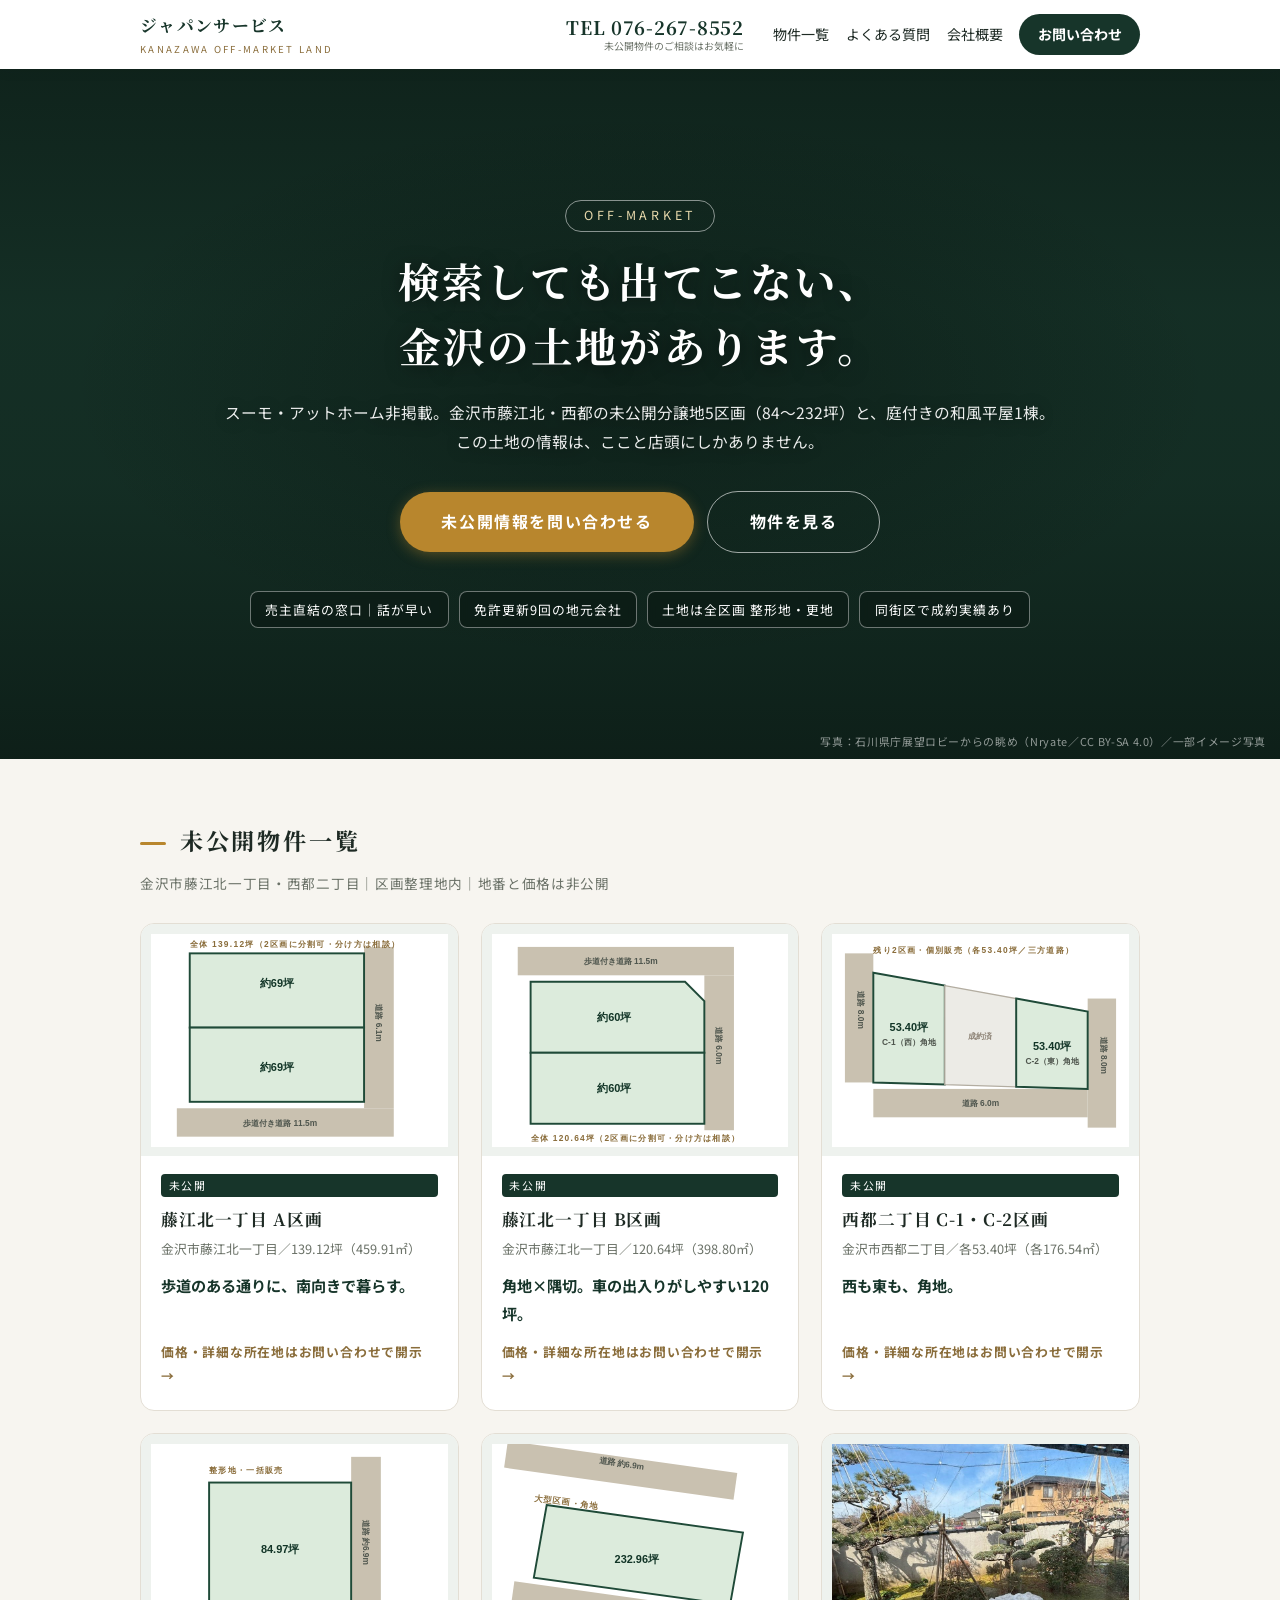
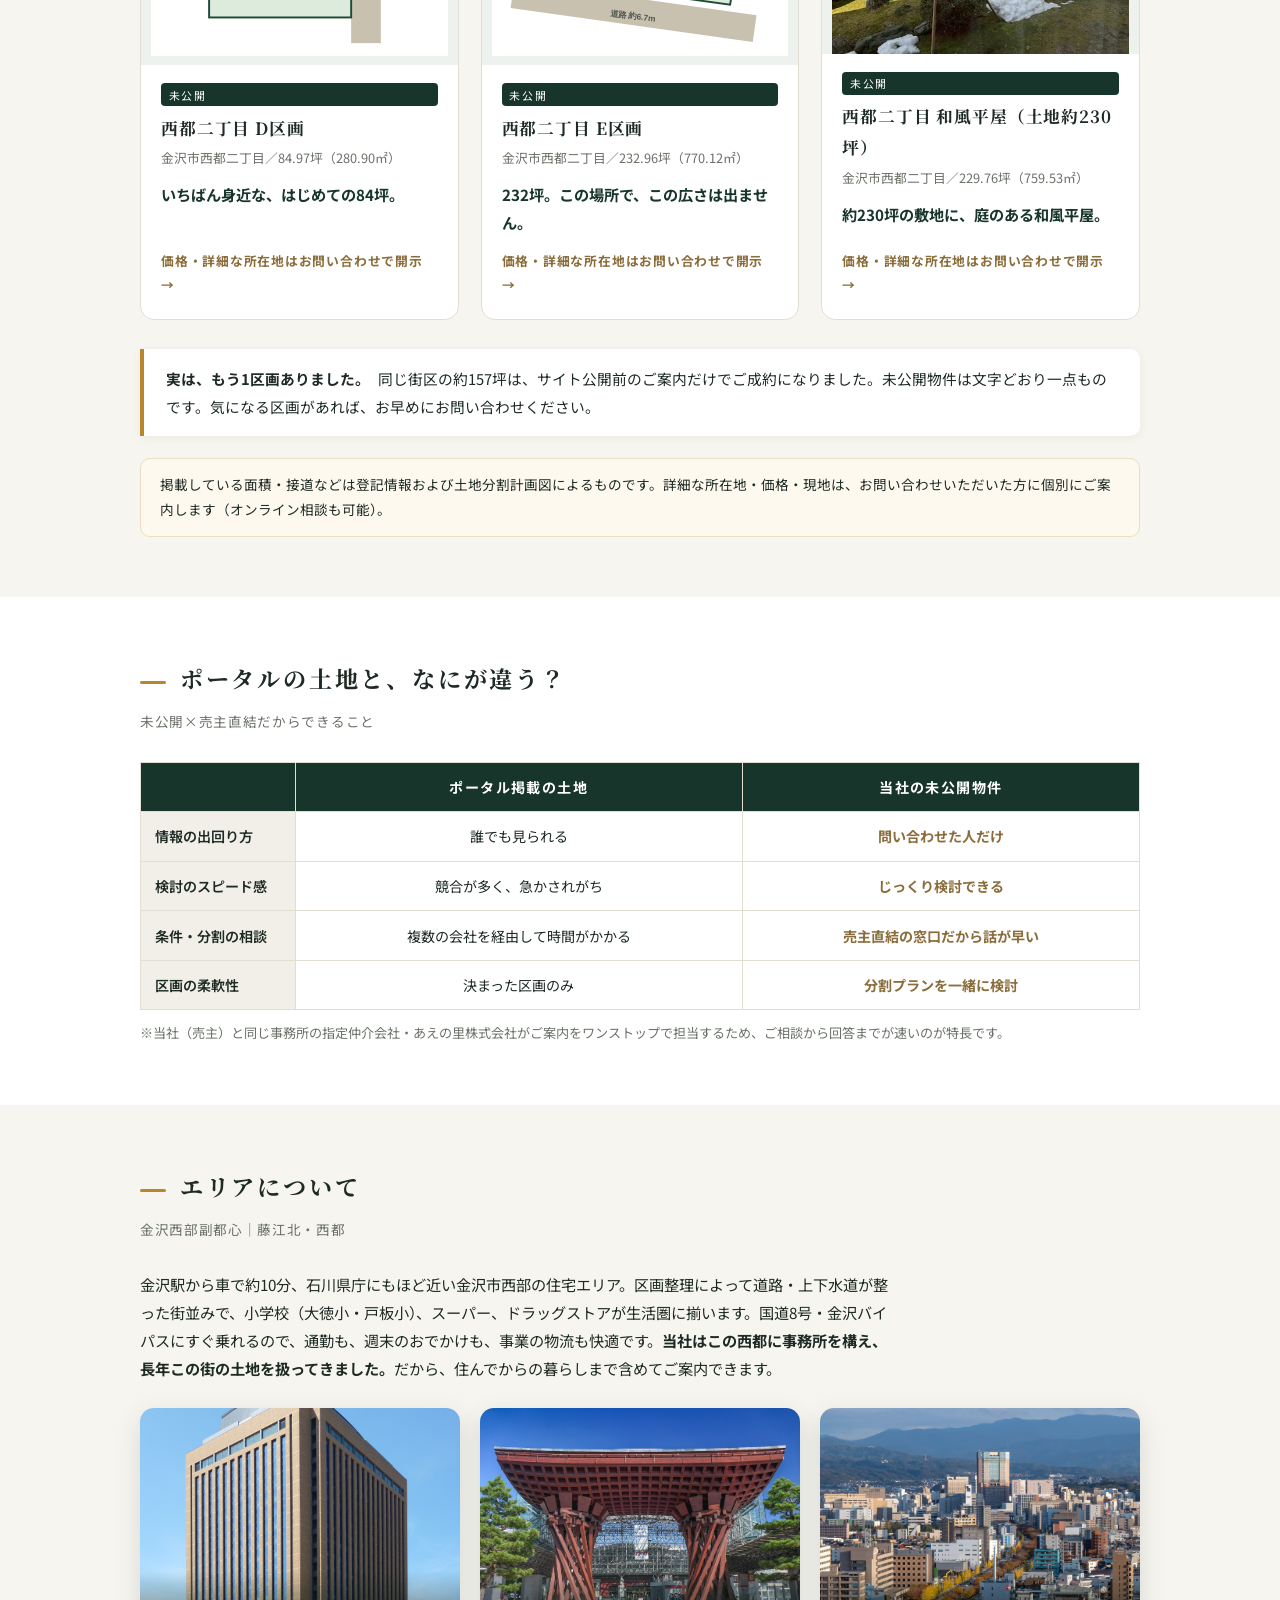
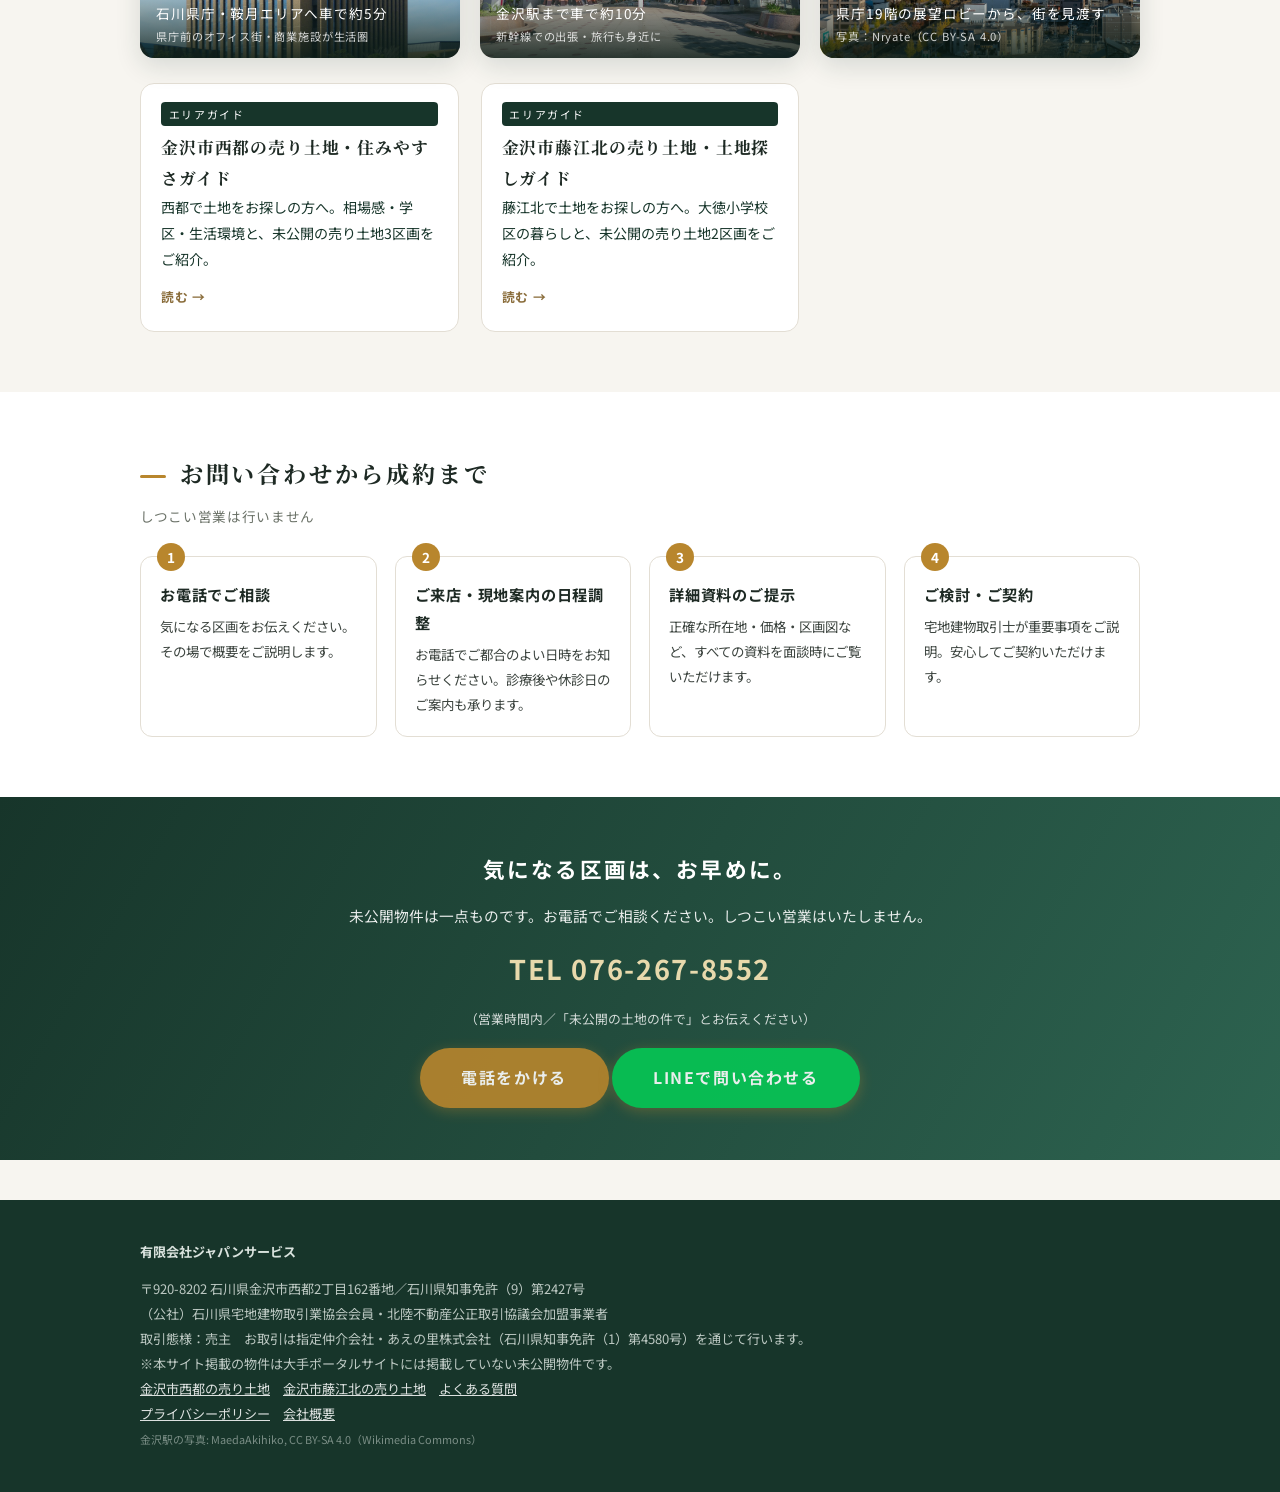
<file: index.html>
<!DOCTYPE html>
<html lang="ja">
<head>
<meta charset="UTF-8">
<meta name="viewport" content="width=device-width, initial-scale=1">
<title>金沢市の未公開土地・分譲地｜有限会社ジャパンサービス（藤江北・西都）</title>
<meta name="description" content="金沢市藤江北・西都の未公開土地5区画（84〜232坪）と和風平屋（土地約230坪）。スーモ・アットホーム非掲載。価格・地番はお問い合わせいただいた方にだけ開示。有限会社ジャパンサービス（石川県知事免許(9)第2427号）。">
<link rel="canonical" href="https://aenosato.github.io/">
<meta property="og:title" content="金沢市の未公開土地・分譲地｜有限会社ジャパンサービス（藤江北・西都）">
<meta property="og:description" content="金沢市藤江北・西都の未公開土地5区画（84〜232坪）と和風平屋（土地約230坪）。スーモ・アットホーム非掲載。価格・地番はお問い合わせいただいた方にだけ開示。有限会社ジャパンサービス（石川県知事免許(9)第2427号）。">
<meta property="og:type" content="website">
<meta property="og:url" content="https://aenosato.github.io/">
<meta property="og:image" content="https://aenosato.github.io/img/ogp.png">
<meta name="twitter:card" content="summary_large_image">
<link rel="preconnect" href="https://fonts.googleapis.com">
<link href="https://fonts.googleapis.com/css2?family=Noto+Sans+JP:wght@400;600;700&family=Noto+Serif+JP:wght@600;700&display=swap" rel="stylesheet">
<link rel="stylesheet" href="/style.css">
<!-- Google tag (gtag.js) -->
<script async src="https://www.googletagmanager.com/gtag/js?id=G-DY3NSJYX80"></script>
<script>window.dataLayer=window.dataLayer||[];function gtag(){dataLayer.push(arguments);}gtag('js',new Date());gtag('config','G-DY3NSJYX80');
document.addEventListener('click',function(e){var a=e.target.closest&&e.target.closest('a');if(!a)return;var h=a.getAttribute('href')||'';
if(h.indexOf('tel:')===0)gtag('event','tel_click',{page:location.pathname});
else if(a.classList.contains('line-btn'))gtag('event','line_click',{page:location.pathname});
else if(a.classList.contains('btn')||a.classList.contains('cta'))gtag('event','cta_click',{page:location.pathname,label:a.textContent.trim()});});</script>

<script type="application/ld+json">
{"@context":"https://schema.org","@type":"RealEstateAgent","name":"有限会社ジャパンサービス",
"address":{"@type":"PostalAddress","postalCode":"920-8202","addressRegion":"石川県","addressLocality":"金沢市","streetAddress":"西都2丁目162番地"},
"telephone":"+81-76-267-8552","url":"https://aenosato.github.io/","areaServed":"石川県金沢市",
"description":"金沢市西部の未公開土地を販売する地元不動産会社。石川県知事免許(9)第2427号。石川県宅地建物取引業協会会員。"}
</script>
</head>
<body>
<header class="site"><div class="wrap">
<a class="brand" href="/">ジャパンサービス<small>KANAZAWA OFF-MARKET LAND</small></a>
<div class="htel"><a href="tel:076-267-8552">TEL 076-267-8552</a><small>未公開物件のご相談はお気軽に</small></div>
<nav class="g"><a href="/#lands">物件一覧</a><a href="/faq.html">よくある質問</a><a href="/company.html">会社概要</a><a class="cta" href="/contact.html">お問い合わせ</a></nav>
</div></header>

<div class="hero photo"><div class="bg bg1"></div><div class="bg bg2"></div><div class="bg bg3"></div><div class="shade"></div><span class="imgnote">写真：石川県庁展望ロビーからの眺め（Nryate／CC BY-SA 4.0）／一部イメージ写真</span><div class="wrap">
<span class="tag">OFF-MARKET</span>
<h1>検索しても出てこない、<br>金沢の土地があります。</h1>
<p class="lead">スーモ・アットホーム非掲載。金沢市藤江北・西都の未公開分譲地5区画（84〜232坪）と、庭付きの和風平屋1棟。<br>この土地の情報は、ここと店頭にしかありません。</p>
<div class="cta-row"><a class="btn" href="/contact.html">未公開情報を問い合わせる</a><a class="btn ghost" href="#lands">物件を見る</a></div>
<div class="trustline"><span>売主直結の窓口｜話が早い</span><span>免許更新9回の地元会社</span><span>土地は全区画 整形地・更地</span><span>同街区で成約実績あり</span></div>
</div></div>

<section id="lands"><div class="wrap">
<h2 class="sec">未公開物件一覧</h2>
<p class="sec-sub">金沢市藤江北一丁目・西都二丁目｜区画整理地内｜地番と価格は非公開</p>
<div class="cards"><a class="card" href="/land/fujiekita-a.html">
<div class="fig"><img src="/img/lot-a.svg" alt="藤江北一丁目 A区画 区画イメージ" loading="lazy"></div>
<div class="body"><span class="badge">未公開</span><h3>藤江北一丁目 A区画</h3>
<div class="meta">金沢市藤江北一丁目／139.12坪（459.91㎡）</div>
<p class="catch">歩道のある通りに、南向きで暮らす。</p>
<div class="price">価格・詳細な所在地はお問い合わせで開示 →</div></div></a>
<a class="card" href="/land/fujiekita-b.html">
<div class="fig"><img src="/img/lot-b.svg" alt="藤江北一丁目 B区画 区画イメージ" loading="lazy"></div>
<div class="body"><span class="badge">未公開</span><h3>藤江北一丁目 B区画</h3>
<div class="meta">金沢市藤江北一丁目／120.64坪（398.80㎡）</div>
<p class="catch">角地×隅切。車の出入りがしやすい120坪。</p>
<div class="price">価格・詳細な所在地はお問い合わせで開示 →</div></div></a>
<a class="card" href="/land/saito-c.html">
<div class="fig"><img src="/img/lot-c.svg" alt="西都二丁目 C-1・C-2区画 区画イメージ" loading="lazy"></div>
<div class="body"><span class="badge">未公開</span><h3>西都二丁目 C-1・C-2区画</h3>
<div class="meta">金沢市西都二丁目／各53.40坪（各176.54㎡）</div>
<p class="catch">西も東も、角地。</p>
<div class="price">価格・詳細な所在地はお問い合わせで開示 →</div></div></a>
<a class="card" href="/land/saito-d.html">
<div class="fig"><img src="/img/lot-d.svg" alt="西都二丁目 D区画 区画イメージ" loading="lazy"></div>
<div class="body"><span class="badge">未公開</span><h3>西都二丁目 D区画</h3>
<div class="meta">金沢市西都二丁目／84.97坪（280.90㎡）</div>
<p class="catch">いちばん身近な、はじめての84坪。</p>
<div class="price">価格・詳細な所在地はお問い合わせで開示 →</div></div></a>
<a class="card" href="/land/saito-e.html">
<div class="fig"><img src="/img/lot-e.svg" alt="西都二丁目 E区画 区画イメージ" loading="lazy"></div>
<div class="body"><span class="badge">未公開</span><h3>西都二丁目 E区画</h3>
<div class="meta">金沢市西都二丁目／232.96坪（770.12㎡）</div>
<p class="catch">232坪。この場所で、この広さは出ません。</p>
<div class="price">価格・詳細な所在地はお問い合わせで開示 →</div></div></a>
<a class="card" href="/land/saito-hiraya.html">
<div class="fig"><img src="/img/photo/hiraya-garden.jpg" alt="西都二丁目 和風平屋（土地約230坪） 庭（室内から）" loading="lazy" style="width:100%;height:210px;object-fit:cover;display:block"></div>
<div class="body"><span class="badge">未公開</span><h3>西都二丁目 和風平屋（土地約230坪）</h3>
<div class="meta">金沢市西都二丁目／229.76坪（759.53㎡）</div>
<p class="catch">約230坪の敷地に、庭のある和風平屋。</p>
<div class="price">価格・詳細な所在地はお問い合わせで開示 →</div></div></a>
</div>
<div class="sold"><strong>実は、もう1区画ありました。</strong>　同じ街区の約157坪は、サイト公開前のご案内だけでご成約になりました。未公開物件は文字どおり一点ものです。気になる区画があれば、お早めにお問い合わせください。</div>
<div class="note">掲載している面積・接道などは登記情報および土地分割計画図によるものです。詳細な所在地・価格・現地は、お問い合わせいただいた方に個別にご案内します（オンライン相談も可能）。</div>
</div></section>

<section style="background:#fff"><div class="wrap">
<h2 class="sec">ポータルの土地と、なにが違う？</h2>
<p class="sec-sub">未公開×売主直結だからできること</p>
<div class="cmp-wrap"><table class="cmp">
<thead><tr><th></th><th>ポータル掲載の土地</th><th>当社の未公開物件</th></tr></thead>
<tbody>
<tr><td>情報の出回り方</td><td>誰でも見られる</td><td class="good">問い合わせた人だけ</td></tr>
<tr><td>検討のスピード感</td><td>競合が多く、急かされがち</td><td class="good">じっくり検討できる</td></tr>
<tr><td>条件・分割の相談</td><td>複数の会社を経由して時間がかかる</td><td class="good">売主直結の窓口だから話が早い</td></tr>
<tr><td>区画の柔軟性</td><td>決まった区画のみ</td><td class="good">分割プランを一緒に検討</td></tr>
</tbody></table></div>
<p style="font-size:.82rem;color:var(--muted);margin-top:.8em">※当社（売主）と同じ事務所の指定仲介会社・あえの里株式会社がご案内をワンストップで担当するため、ご相談から回答までが速いのが特長です。</p>
</div></section>

<section><div class="wrap">
<h2 class="sec">エリアについて</h2>
<p class="sec-sub">金沢西部副都心｜藤江北・西都</p>
<p style="font-size:.95rem;max-width:760px">金沢駅から車で約10分、石川県庁にもほど近い金沢市西部の住宅エリア。区画整理によって道路・上下水道が整った街並みで、小学校（大徳小・戸板小）、スーパー、ドラッグストアが生活圏に揃います。国道8号・金沢バイパスにすぐ乗れるので、通勤も、週末のおでかけも、事業の物流も快適です。<strong>当社はこの西都に事務所を構え、長年この街の土地を扱ってきました。</strong>だから、住んでからの暮らしまで含めてご案内できます。</p>
<div class="photo-grid">
<figure><img src="/img/photo/kencho.jpg" alt="石川県庁舎" loading="lazy"><figcaption>石川県庁・鞍月エリアへ車で約5分<span class="sub">県庁前のオフィス街・商業施設が生活圏</span></figcaption></figure>
<figure><img src="/img/photo/station.jpg" alt="金沢駅鼓門" loading="lazy"><figcaption>金沢駅まで車で約10分<span class="sub">新幹線での出張・旅行も身近に</span></figcaption></figure>
<figure><img src="/img/photo/kencho_view.jpg" alt="石川県庁展望ロビーからの眺め" loading="lazy"><figcaption>県庁19階の展望ロビーから、街を見渡す<span class="sub">写真：Nryate（CC BY-SA 4.0）</span></figcaption></figure>
</div>
<div class="cards" style="margin-top:1.6em;grid-template-columns:repeat(auto-fill,minmax(290px,1fr))">
<a class="card" href="/area/saito.html"><div class="body"><span class="badge">エリアガイド</span><h3>金沢市西都の売り土地・住みやすさガイド</h3><p class="catch" style="font-weight:400;font-size:.88rem">西都で土地をお探しの方へ。相場感・学区・生活環境と、未公開の売り土地3区画をご紹介。</p><div class="price">読む →</div></div></a>
<a class="card" href="/area/fujiekita.html"><div class="body"><span class="badge">エリアガイド</span><h3>金沢市藤江北の売り土地・土地探しガイド</h3><p class="catch" style="font-weight:400;font-size:.88rem">藤江北で土地をお探しの方へ。大徳小学校区の暮らしと、未公開の売り土地2区画をご紹介。</p><div class="price">読む →</div></div></a>
</div>
</div></section>

<section style="background:#fff"><div class="wrap">
<h2 class="sec">お問い合わせから成約まで</h2>
<p class="sec-sub">しつこい営業は行いません</p>
<div class="steps">
<div><h3>お電話でご相談</h3><p>気になる区画をお伝えください。その場で概要をご説明します。</p></div>
<div><h3>ご来店・現地案内の日程調整</h3><p>お電話でご都合のよい日時をお知らせください。診療後や休診日のご案内も承ります。</p></div>
<div><h3>詳細資料のご提示</h3><p>正確な所在地・価格・区画図など、すべての資料を面談時にご覧いただけます。</p></div>
<div><h3>ご検討・ご契約</h3><p>宅地建物取引士が重要事項をご説明。安心してご契約いただけます。</p></div>
</div>
</div></section>

<div class="cta-band"><div class="wrap">
<h2>気になる区画は、お早めに。</h2>
<p>未公開物件は一点ものです。お電話でご相談ください。しつこい営業はいたしません。</p>
<a class="tel" href="tel:076-267-8552">TEL 076-267-8552</a>
<p style="font-size:.8rem;opacity:.8">（営業時間内／「未公開の土地の件で」とお伝えください）</p>
<p style="margin-top:1.2em"><a class="btn" href="tel:076-267-8552">電話をかける</a> <a class="btn line-btn" href="https://lin.ee/kzL45s6" target="_blank" rel="noopener">LINEで問い合わせる</a></p>
</div></div>
<footer class="site"><div class="wrap">
<strong>有限会社ジャパンサービス</strong>
<div class="license">〒920-8202 石川県金沢市西都2丁目162番地／石川県知事免許（9）第2427号<br>
（公社）石川県宅地建物取引業協会会員・北陸不動産公正取引協議会加盟事業者<br>
取引態様：売主　お取引は指定仲介会社・あえの里株式会社（石川県知事免許（1）第4580号）を通じて行います。<br>
※本サイト掲載の物件は大手ポータルサイトには掲載していない未公開物件です。<br>
<a href="/area/saito.html">金沢市西都の売り土地</a>　<a href="/area/fujiekita.html">金沢市藤江北の売り土地</a>　<a href="/faq.html">よくある質問</a><br>
<a href="/privacy.html">プライバシーポリシー</a>　<a href="/company.html">会社概要</a><br>
<span style="font-size:.68rem;opacity:.6">金沢駅の写真: MaedaAkihiko, CC BY-SA 4.0（Wikimedia Commons）</span></div>
</div></footer>

<div class="fixbar"><a class="btn line-btn" href="https://lin.ee/kzL45s6" target="_blank" rel="noopener">LINEで相談</a><a class="btn" href="tel:076-267-8552">電話をかける</a></div>
<div class="nudge" id="nudge" role="dialog" aria-label="お問い合わせのご案内"><button class="pop-close" id="nudge-close" aria-label="閉じる">✕</button>
<h4>LINEで気軽にご質問ください</h4><p>友だち追加して「未公開の土地の件で」と送るだけ。地番・価格・区画図をご案内します。</p>
<a class="btn line-btn" href="https://lin.ee/kzL45s6" target="_blank" rel="noopener">LINEで問い合わせる</a></div>
<div class="modal-bg" id="exit-bg"><div class="modal" role="dialog" aria-modal="true" aria-label="お問い合わせのご案内"><button class="pop-close" id="exit-close" aria-label="閉じる">✕</button>
<h4>お問い合わせは、お済みですか？</h4><p>地番・価格は、お電話またはLINEでのみご案内しています。<br>LINEなら一言送るだけで大丈夫です。しつこい営業はいたしません。</p>
<a class="btn line-btn" href="https://lin.ee/kzL45s6" target="_blank" rel="noopener">LINEで問い合わせる</a><a class="btn" href="tel:076-267-8552">電話をかける</a>
<button class="later" id="exit-later">あとで検討する</button></div></div>
<script>(function(){
var nudge=document.getElementById('nudge'),exitBg=document.getElementById('exit-bg');if(!nudge||!exitBg)return;
function track(n,p){try{if(typeof gtag==='function')gtag('event',n,p||{});}catch(e){}}
var shownNudge=false,shownExit=false,leavingViaLink=false;
function openExit(){if(shownExit)return;shownExit=true;nudge.classList.remove('show');exitBg.classList.add('show');track('popup_view',{popup_type:'exit_modal'});}
function closeExit(){if(exitBg.classList.contains('show'))track('popup_close',{popup_type:'exit_modal'});exitBg.classList.remove('show');}
var idleTimer=null;
window.addEventListener('scroll',function(){if(shownNudge)return;clearTimeout(idleTimer);if(window.scrollY>300){idleTimer=setTimeout(function(){if(shownNudge||exitBg.classList.contains('show'))return;shownNudge=true;nudge.classList.add('show');track('popup_view',{popup_type:'nudge'});},1600);}},{passive:true});
document.getElementById('nudge-close').addEventListener('click',function(){nudge.classList.remove('show');track('popup_close',{popup_type:'nudge'});});
document.addEventListener('click',function(e){if(e.target.closest&&e.target.closest('a')){leavingViaLink=true;setTimeout(function(){leavingViaLink=false;},3000);}},true);
window.addEventListener('beforeunload',function(e){if(leavingViaLink||shownExit)return;e.preventDefault();e.returnValue='';setTimeout(openExit,600);});
document.addEventListener('mouseout',function(e){if(e.relatedTarget||e.clientY>10)return;openExit();});
try{history.pushState({js:1},'');window.addEventListener('popstate',function(){if(!shownExit){openExit();history.pushState({js:2},'');}});}catch(e){}
document.getElementById('exit-close').addEventListener('click',closeExit);document.getElementById('exit-later').addEventListener('click',closeExit);
exitBg.addEventListener('click',function(e){if(e.target===exitBg)closeExit();});
})();</script>

<script>
const io=new IntersectionObserver(es=>es.forEach(e=>{if(e.isIntersecting){e.target.classList.add('in');io.unobserve(e.target)}}),{threshold:.12});
document.querySelectorAll('section .wrap>*,.cards>*,.steps>div').forEach(el=>{el.classList.add('fade');io.observe(el)});
</script>
</body>
</html>
</file>
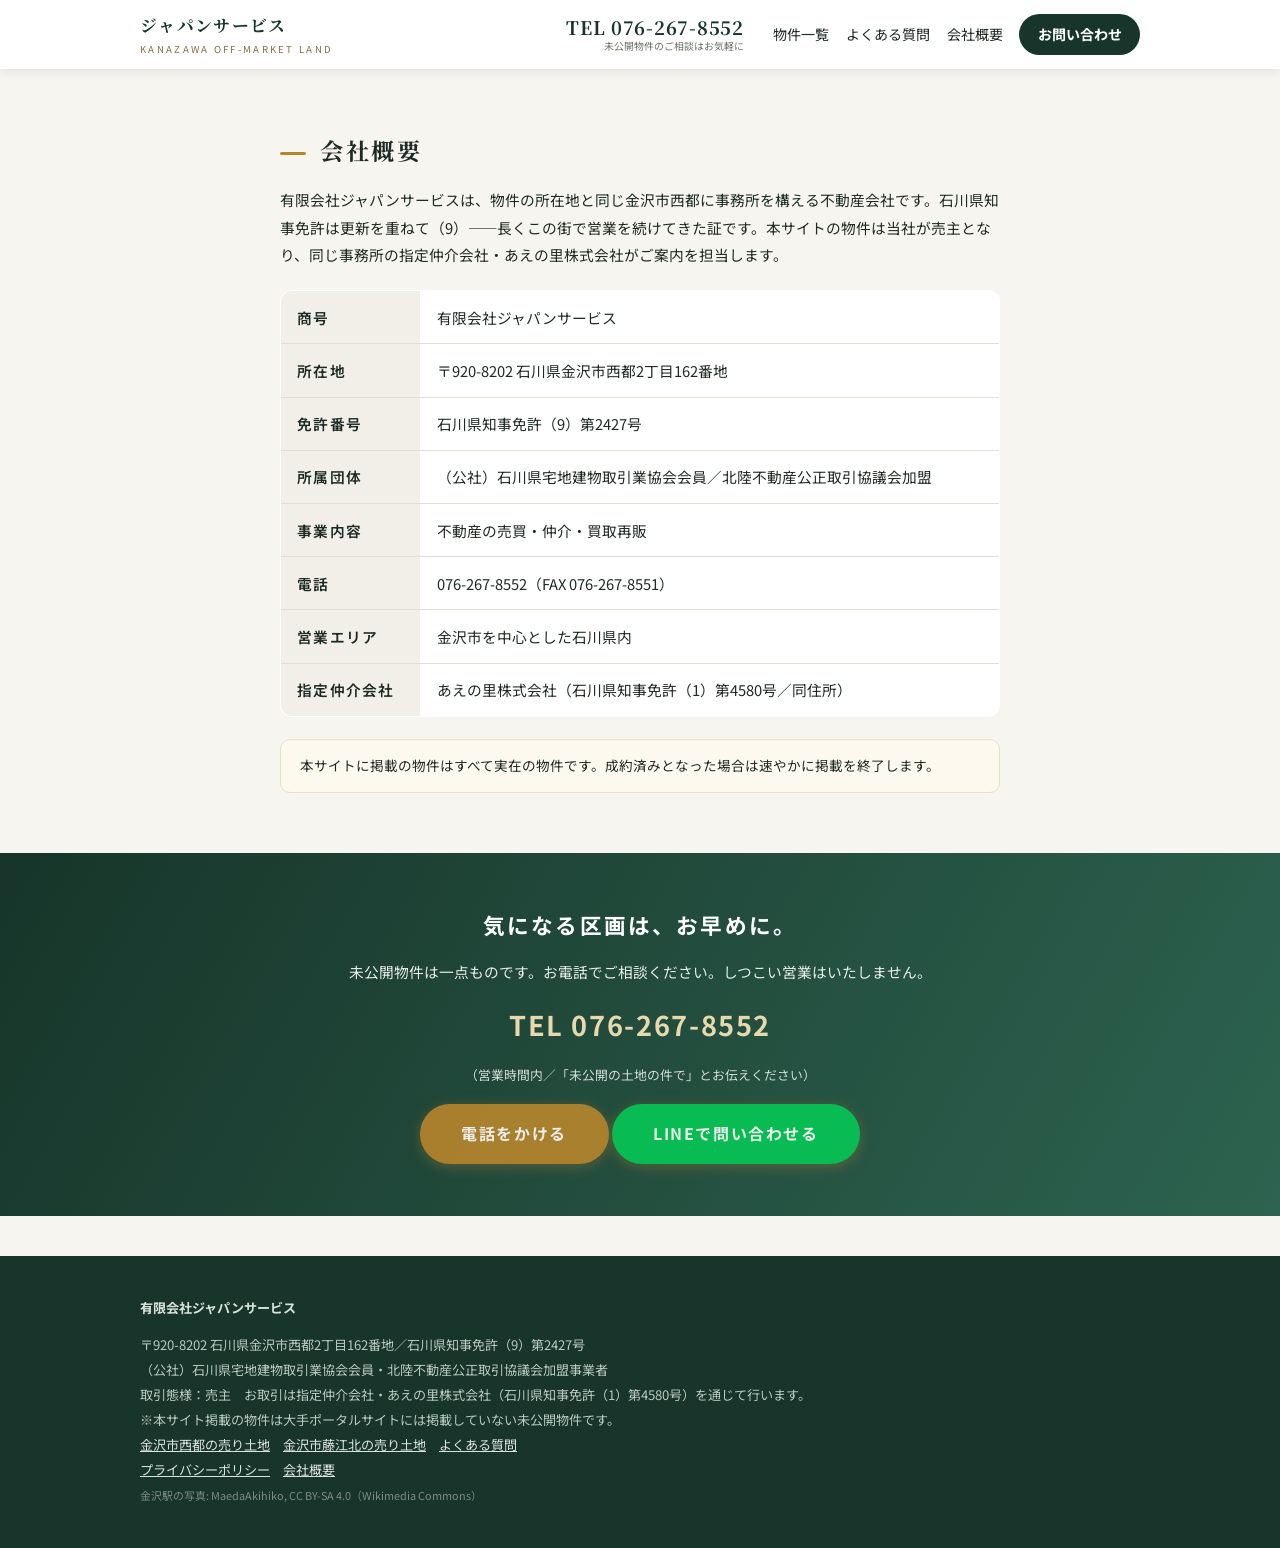
<file: company.html>
<!DOCTYPE html>
<html lang="ja">
<head>
<meta charset="UTF-8">
<meta name="viewport" content="width=device-width, initial-scale=1">
<title>会社概要｜有限会社ジャパンサービス</title>
<meta name="description" content="有限会社ジャパンサービスの会社概要。石川県知事免許（9）第2427号。金沢市西都の未公開土地を販売しています。">
<link rel="canonical" href="https://aenosato.github.io/company.html">
<meta property="og:title" content="会社概要｜有限会社ジャパンサービス">
<meta property="og:description" content="有限会社ジャパンサービスの会社概要。石川県知事免許（9）第2427号。金沢市西都の未公開土地を販売しています。">
<meta property="og:type" content="website">
<meta property="og:url" content="https://aenosato.github.io/company.html">
<meta property="og:image" content="https://aenosato.github.io/img/ogp.png">
<meta name="twitter:card" content="summary_large_image">
<link rel="preconnect" href="https://fonts.googleapis.com">
<link href="https://fonts.googleapis.com/css2?family=Noto+Sans+JP:wght@400;600;700&family=Noto+Serif+JP:wght@600;700&display=swap" rel="stylesheet">
<link rel="stylesheet" href="/style.css">
<!-- Google tag (gtag.js) -->
<script async src="https://www.googletagmanager.com/gtag/js?id=G-DY3NSJYX80"></script>
<script>window.dataLayer=window.dataLayer||[];function gtag(){dataLayer.push(arguments);}gtag('js',new Date());gtag('config','G-DY3NSJYX80');
document.addEventListener('click',function(e){var a=e.target.closest&&e.target.closest('a');if(!a)return;var h=a.getAttribute('href')||'';
if(h.indexOf('tel:')===0)gtag('event','tel_click',{page:location.pathname});
else if(a.classList.contains('line-btn'))gtag('event','line_click',{page:location.pathname});
else if(a.classList.contains('btn')||a.classList.contains('cta'))gtag('event','cta_click',{page:location.pathname,label:a.textContent.trim()});});</script>


</head>
<body>
<header class="site"><div class="wrap">
<a class="brand" href="/">ジャパンサービス<small>KANAZAWA OFF-MARKET LAND</small></a>
<div class="htel"><a href="tel:076-267-8552">TEL 076-267-8552</a><small>未公開物件のご相談はお気軽に</small></div>
<nav class="g"><a href="/#lands">物件一覧</a><a href="/faq.html">よくある質問</a><a href="/company.html">会社概要</a><a class="cta" href="/contact.html">お問い合わせ</a></nav>
</div></header>

<section><div class="wrap" style="max-width:760px">
<h2 class="sec">会社概要</h2>
<p style="font-size:.92rem;margin:1em 0">有限会社ジャパンサービスは、物件の所在地と同じ金沢市西都に事務所を構える不動産会社です。石川県知事免許は更新を重ねて（9）——長くこの街で営業を続けてきた証です。本サイトの物件は当社が売主となり、同じ事務所の指定仲介会社・あえの里株式会社がご案内を担当します。</p>
<table class="spec" style="margin-top:1.5em">
<tr><th>商号</th><td>有限会社ジャパンサービス</td></tr>
<tr><th>所在地</th><td>〒920-8202 石川県金沢市西都2丁目162番地</td></tr>
<tr><th>免許番号</th><td>石川県知事免許（9）第2427号</td></tr>
<tr><th>所属団体</th><td>（公社）石川県宅地建物取引業協会会員／北陸不動産公正取引協議会加盟</td></tr>
<tr><th>事業内容</th><td>不動産の売買・仲介・買取再販</td></tr>
<tr><th>電話</th><td>076-267-8552（FAX 076-267-8551）</td></tr>
<tr><th>営業エリア</th><td>金沢市を中心とした石川県内</td></tr>
<tr><th>指定仲介会社</th><td>あえの里株式会社（石川県知事免許（1）第4580号／同住所）</td></tr>
</table>
<div class="note">本サイトに掲載の物件はすべて実在の物件です。成約済みとなった場合は速やかに掲載を終了します。</div>
</div></section>

<div class="cta-band"><div class="wrap">
<h2>気になる区画は、お早めに。</h2>
<p>未公開物件は一点ものです。お電話でご相談ください。しつこい営業はいたしません。</p>
<a class="tel" href="tel:076-267-8552">TEL 076-267-8552</a>
<p style="font-size:.8rem;opacity:.8">（営業時間内／「未公開の土地の件で」とお伝えください）</p>
<p style="margin-top:1.2em"><a class="btn" href="tel:076-267-8552">電話をかける</a> <a class="btn line-btn" href="https://lin.ee/kzL45s6" target="_blank" rel="noopener">LINEで問い合わせる</a></p>
</div></div>
<footer class="site"><div class="wrap">
<strong>有限会社ジャパンサービス</strong>
<div class="license">〒920-8202 石川県金沢市西都2丁目162番地／石川県知事免許（9）第2427号<br>
（公社）石川県宅地建物取引業協会会員・北陸不動産公正取引協議会加盟事業者<br>
取引態様：売主　お取引は指定仲介会社・あえの里株式会社（石川県知事免許（1）第4580号）を通じて行います。<br>
※本サイト掲載の物件は大手ポータルサイトには掲載していない未公開物件です。<br>
<a href="/area/saito.html">金沢市西都の売り土地</a>　<a href="/area/fujiekita.html">金沢市藤江北の売り土地</a>　<a href="/faq.html">よくある質問</a><br>
<a href="/privacy.html">プライバシーポリシー</a>　<a href="/company.html">会社概要</a><br>
<span style="font-size:.68rem;opacity:.6">金沢駅の写真: MaedaAkihiko, CC BY-SA 4.0（Wikimedia Commons）</span></div>
</div></footer>

<div class="fixbar"><a class="btn line-btn" href="https://lin.ee/kzL45s6" target="_blank" rel="noopener">LINEで相談</a><a class="btn" href="tel:076-267-8552">電話をかける</a></div>
<div class="nudge" id="nudge" role="dialog" aria-label="お問い合わせのご案内"><button class="pop-close" id="nudge-close" aria-label="閉じる">✕</button>
<h4>LINEで気軽にご質問ください</h4><p>友だち追加して「未公開の土地の件で」と送るだけ。地番・価格・区画図をご案内します。</p>
<a class="btn line-btn" href="https://lin.ee/kzL45s6" target="_blank" rel="noopener">LINEで問い合わせる</a></div>
<div class="modal-bg" id="exit-bg"><div class="modal" role="dialog" aria-modal="true" aria-label="お問い合わせのご案内"><button class="pop-close" id="exit-close" aria-label="閉じる">✕</button>
<h4>お問い合わせは、お済みですか？</h4><p>地番・価格は、お電話またはLINEでのみご案内しています。<br>LINEなら一言送るだけで大丈夫です。しつこい営業はいたしません。</p>
<a class="btn line-btn" href="https://lin.ee/kzL45s6" target="_blank" rel="noopener">LINEで問い合わせる</a><a class="btn" href="tel:076-267-8552">電話をかける</a>
<button class="later" id="exit-later">あとで検討する</button></div></div>
<script>(function(){
var nudge=document.getElementById('nudge'),exitBg=document.getElementById('exit-bg');if(!nudge||!exitBg)return;
function track(n,p){try{if(typeof gtag==='function')gtag('event',n,p||{});}catch(e){}}
var shownNudge=false,shownExit=false,leavingViaLink=false;
function openExit(){if(shownExit)return;shownExit=true;nudge.classList.remove('show');exitBg.classList.add('show');track('popup_view',{popup_type:'exit_modal'});}
function closeExit(){if(exitBg.classList.contains('show'))track('popup_close',{popup_type:'exit_modal'});exitBg.classList.remove('show');}
var idleTimer=null;
window.addEventListener('scroll',function(){if(shownNudge)return;clearTimeout(idleTimer);if(window.scrollY>300){idleTimer=setTimeout(function(){if(shownNudge||exitBg.classList.contains('show'))return;shownNudge=true;nudge.classList.add('show');track('popup_view',{popup_type:'nudge'});},1600);}},{passive:true});
document.getElementById('nudge-close').addEventListener('click',function(){nudge.classList.remove('show');track('popup_close',{popup_type:'nudge'});});
document.addEventListener('click',function(e){if(e.target.closest&&e.target.closest('a')){leavingViaLink=true;setTimeout(function(){leavingViaLink=false;},3000);}},true);
window.addEventListener('beforeunload',function(e){if(leavingViaLink||shownExit)return;e.preventDefault();e.returnValue='';setTimeout(openExit,600);});
document.addEventListener('mouseout',function(e){if(e.relatedTarget||e.clientY>10)return;openExit();});
try{history.pushState({js:1},'');window.addEventListener('popstate',function(){if(!shownExit){openExit();history.pushState({js:2},'');}});}catch(e){}
document.getElementById('exit-close').addEventListener('click',closeExit);document.getElementById('exit-later').addEventListener('click',closeExit);
exitBg.addEventListener('click',function(e){if(e.target===exitBg)closeExit();});
})();</script>

<script>
const io=new IntersectionObserver(es=>es.forEach(e=>{if(e.isIntersecting){e.target.classList.add('in');io.unobserve(e.target)}}),{threshold:.12});
document.querySelectorAll('section .wrap>*,.cards>*,.steps>div').forEach(el=>{el.classList.add('fade');io.observe(el)});
</script>
</body>
</html>
</file>
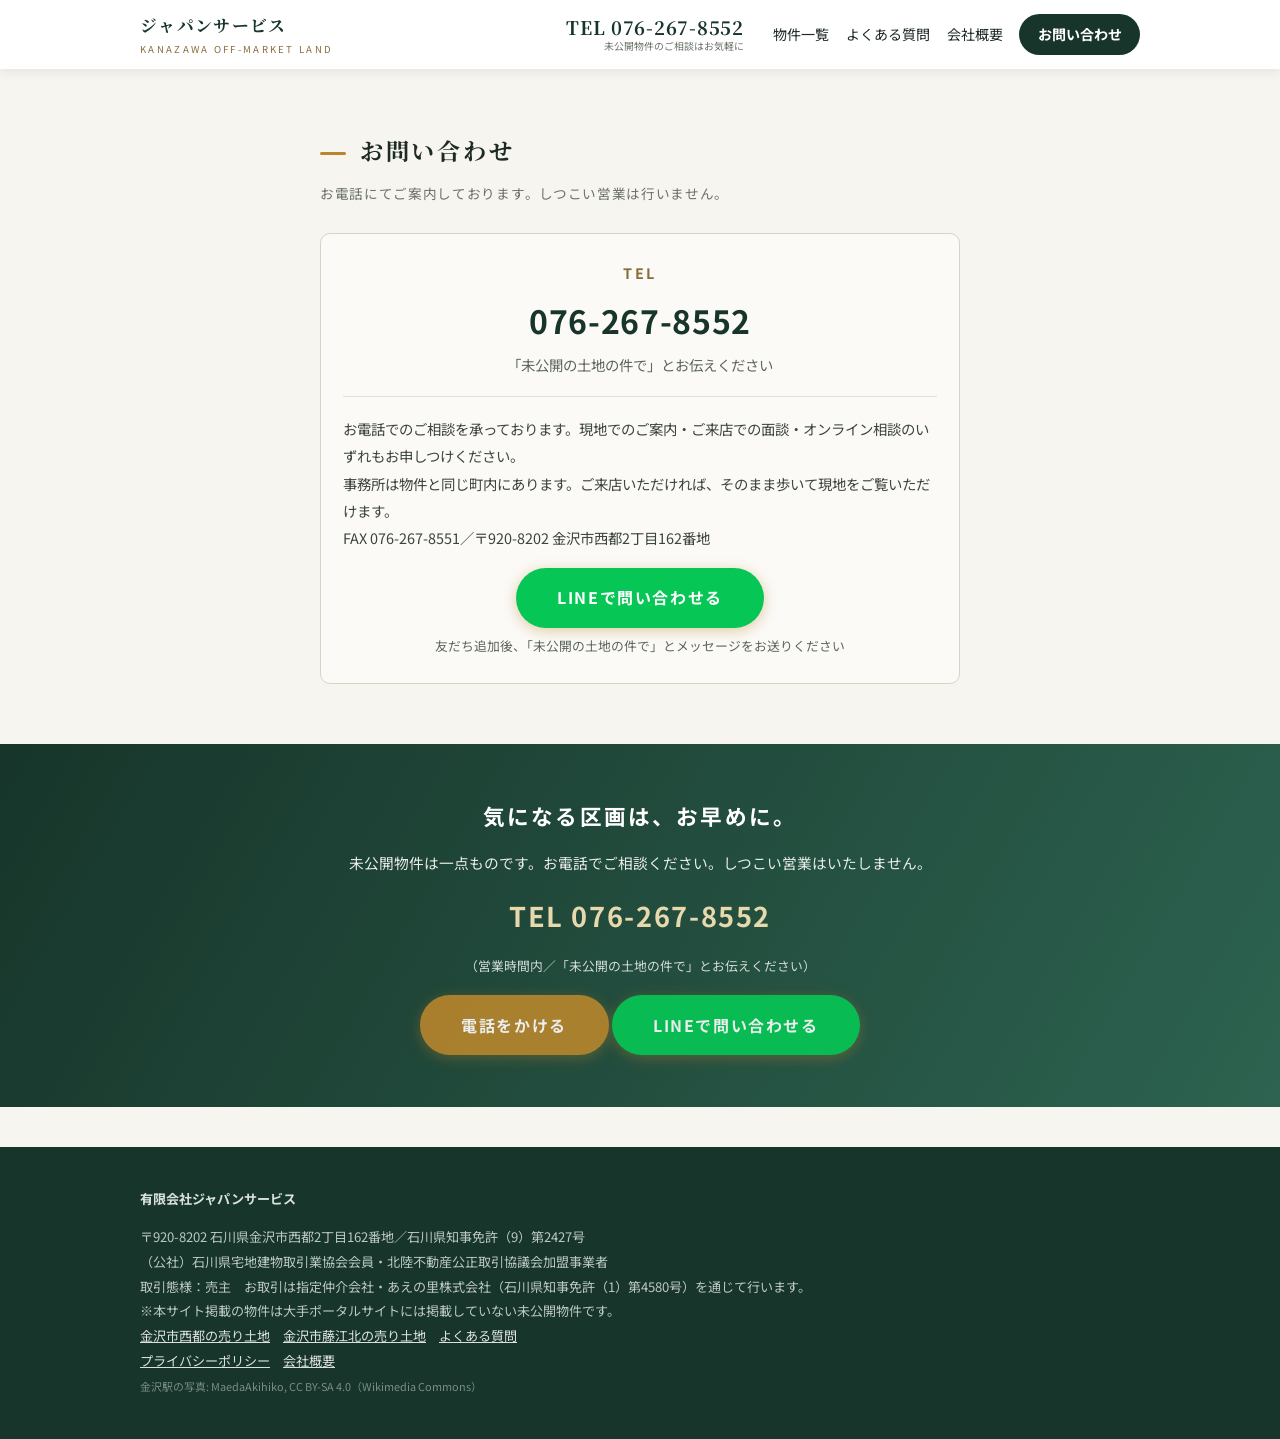
<file: contact.html>
<!DOCTYPE html>
<html lang="ja">
<head>
<meta charset="UTF-8">
<meta name="viewport" content="width=device-width, initial-scale=1">
<title>お問い合わせ｜金沢の未公開土地｜ジャパンサービス</title>
<meta name="description" content="金沢市藤江北・西都の未公開土地へのお問い合わせ。価格・詳細な所在地は個別にご案内します。">
<link rel="canonical" href="https://aenosato.github.io/contact.html">
<meta property="og:title" content="お問い合わせ｜金沢の未公開土地｜ジャパンサービス">
<meta property="og:description" content="金沢市藤江北・西都の未公開土地へのお問い合わせ。価格・詳細な所在地は個別にご案内します。">
<meta property="og:type" content="website">
<meta property="og:url" content="https://aenosato.github.io/contact.html">
<meta property="og:image" content="https://aenosato.github.io/img/ogp.png">
<meta name="twitter:card" content="summary_large_image">
<link rel="preconnect" href="https://fonts.googleapis.com">
<link href="https://fonts.googleapis.com/css2?family=Noto+Sans+JP:wght@400;600;700&family=Noto+Serif+JP:wght@600;700&display=swap" rel="stylesheet">
<link rel="stylesheet" href="/style.css">
<!-- Google tag (gtag.js) -->
<script async src="https://www.googletagmanager.com/gtag/js?id=G-DY3NSJYX80"></script>
<script>window.dataLayer=window.dataLayer||[];function gtag(){dataLayer.push(arguments);}gtag('js',new Date());gtag('config','G-DY3NSJYX80');
document.addEventListener('click',function(e){var a=e.target.closest&&e.target.closest('a');if(!a)return;var h=a.getAttribute('href')||'';
if(h.indexOf('tel:')===0)gtag('event','tel_click',{page:location.pathname});
else if(a.classList.contains('line-btn'))gtag('event','line_click',{page:location.pathname});
else if(a.classList.contains('btn')||a.classList.contains('cta'))gtag('event','cta_click',{page:location.pathname,label:a.textContent.trim()});});</script>


</head>
<body>
<header class="site"><div class="wrap">
<a class="brand" href="/">ジャパンサービス<small>KANAZAWA OFF-MARKET LAND</small></a>
<div class="htel"><a href="tel:076-267-8552">TEL 076-267-8552</a><small>未公開物件のご相談はお気軽に</small></div>
<nav class="g"><a href="/#lands">物件一覧</a><a href="/faq.html">よくある質問</a><a href="/company.html">会社概要</a><a class="cta" href="/contact.html">お問い合わせ</a></nav>
</div></header>

<section><div class="wrap" style="max-width:680px">
<h2 class="sec">お問い合わせ</h2>
<p class="sec-sub">お電話にてご案内しております。しつこい営業は行いません。</p>
<div style="border:1px solid #d9d3c7;border-radius:10px;padding:1.6rem 1.4rem;text-align:center;background:#fbfaf7">
<div style="font-size:.9rem;letter-spacing:.18em;color:#8a6d3b;font-weight:700">TEL</div>
<div style="font-size:2rem;font-weight:700;letter-spacing:.02em;margin:.3rem 0 .1rem"><a href="tel:076-267-8552" style="color:#17352a;text-decoration:none">076-267-8552</a></div>
<div style="font-size:.9rem;color:#5c6560">「未公開の土地の件で」とお伝えください</div>
<div style="border-top:1px solid #e6e0d4;margin-top:1.1rem;padding-top:1.1rem;font-size:.9rem;line-height:1.9;color:#3c443f;text-align:left">
<div>お電話でのご相談を承っております。現地でのご案内・ご来店での面談・オンライン相談のいずれもお申しつけください。</div><div>事務所は物件と同じ町内にあります。ご来店いただければ、そのまま歩いて現地をご覧いただけます。</div>
<div>FAX 076-267-8551／〒920-8202 金沢市西都2丁目162番地</div>
</div><div class="line-row"><a class="btn line-btn" href="https://lin.ee/kzL45s6" target="_blank" rel="noopener">LINEで問い合わせる</a><small>友だち追加後、「未公開の土地の件で」とメッセージをお送りください</small></div></div>
</div></section>

<div class="cta-band"><div class="wrap">
<h2>気になる区画は、お早めに。</h2>
<p>未公開物件は一点ものです。お電話でご相談ください。しつこい営業はいたしません。</p>
<a class="tel" href="tel:076-267-8552">TEL 076-267-8552</a>
<p style="font-size:.8rem;opacity:.8">（営業時間内／「未公開の土地の件で」とお伝えください）</p>
<p style="margin-top:1.2em"><a class="btn" href="tel:076-267-8552">電話をかける</a> <a class="btn line-btn" href="https://lin.ee/kzL45s6" target="_blank" rel="noopener">LINEで問い合わせる</a></p>
</div></div>
<footer class="site"><div class="wrap">
<strong>有限会社ジャパンサービス</strong>
<div class="license">〒920-8202 石川県金沢市西都2丁目162番地／石川県知事免許（9）第2427号<br>
（公社）石川県宅地建物取引業協会会員・北陸不動産公正取引協議会加盟事業者<br>
取引態様：売主　お取引は指定仲介会社・あえの里株式会社（石川県知事免許（1）第4580号）を通じて行います。<br>
※本サイト掲載の物件は大手ポータルサイトには掲載していない未公開物件です。<br>
<a href="/area/saito.html">金沢市西都の売り土地</a>　<a href="/area/fujiekita.html">金沢市藤江北の売り土地</a>　<a href="/faq.html">よくある質問</a><br>
<a href="/privacy.html">プライバシーポリシー</a>　<a href="/company.html">会社概要</a><br>
<span style="font-size:.68rem;opacity:.6">金沢駅の写真: MaedaAkihiko, CC BY-SA 4.0（Wikimedia Commons）</span></div>
</div></footer>

<div class="fixbar"><a class="btn line-btn" href="https://lin.ee/kzL45s6" target="_blank" rel="noopener">LINEで相談</a><a class="btn" href="tel:076-267-8552">電話をかける</a></div>
<div class="nudge" id="nudge" role="dialog" aria-label="お問い合わせのご案内"><button class="pop-close" id="nudge-close" aria-label="閉じる">✕</button>
<h4>LINEで気軽にご質問ください</h4><p>友だち追加して「未公開の土地の件で」と送るだけ。地番・価格・区画図をご案内します。</p>
<a class="btn line-btn" href="https://lin.ee/kzL45s6" target="_blank" rel="noopener">LINEで問い合わせる</a></div>
<div class="modal-bg" id="exit-bg"><div class="modal" role="dialog" aria-modal="true" aria-label="お問い合わせのご案内"><button class="pop-close" id="exit-close" aria-label="閉じる">✕</button>
<h4>お問い合わせは、お済みですか？</h4><p>地番・価格は、お電話またはLINEでのみご案内しています。<br>LINEなら一言送るだけで大丈夫です。しつこい営業はいたしません。</p>
<a class="btn line-btn" href="https://lin.ee/kzL45s6" target="_blank" rel="noopener">LINEで問い合わせる</a><a class="btn" href="tel:076-267-8552">電話をかける</a>
<button class="later" id="exit-later">あとで検討する</button></div></div>
<script>(function(){
var nudge=document.getElementById('nudge'),exitBg=document.getElementById('exit-bg');if(!nudge||!exitBg)return;
function track(n,p){try{if(typeof gtag==='function')gtag('event',n,p||{});}catch(e){}}
var shownNudge=false,shownExit=false,leavingViaLink=false;
function openExit(){if(shownExit)return;shownExit=true;nudge.classList.remove('show');exitBg.classList.add('show');track('popup_view',{popup_type:'exit_modal'});}
function closeExit(){if(exitBg.classList.contains('show'))track('popup_close',{popup_type:'exit_modal'});exitBg.classList.remove('show');}
var idleTimer=null;
window.addEventListener('scroll',function(){if(shownNudge)return;clearTimeout(idleTimer);if(window.scrollY>300){idleTimer=setTimeout(function(){if(shownNudge||exitBg.classList.contains('show'))return;shownNudge=true;nudge.classList.add('show');track('popup_view',{popup_type:'nudge'});},1600);}},{passive:true});
document.getElementById('nudge-close').addEventListener('click',function(){nudge.classList.remove('show');track('popup_close',{popup_type:'nudge'});});
document.addEventListener('click',function(e){if(e.target.closest&&e.target.closest('a')){leavingViaLink=true;setTimeout(function(){leavingViaLink=false;},3000);}},true);
window.addEventListener('beforeunload',function(e){if(leavingViaLink||shownExit)return;e.preventDefault();e.returnValue='';setTimeout(openExit,600);});
document.addEventListener('mouseout',function(e){if(e.relatedTarget||e.clientY>10)return;openExit();});
try{history.pushState({js:1},'');window.addEventListener('popstate',function(){if(!shownExit){openExit();history.pushState({js:2},'');}});}catch(e){}
document.getElementById('exit-close').addEventListener('click',closeExit);document.getElementById('exit-later').addEventListener('click',closeExit);
exitBg.addEventListener('click',function(e){if(e.target===exitBg)closeExit();});
})();</script>

<script>
const io=new IntersectionObserver(es=>es.forEach(e=>{if(e.isIntersecting){e.target.classList.add('in');io.unobserve(e.target)}}),{threshold:.12});
document.querySelectorAll('section .wrap>*,.cards>*,.steps>div').forEach(el=>{el.classList.add('fade');io.observe(el)});
</script>
</body>
</html>
</file>
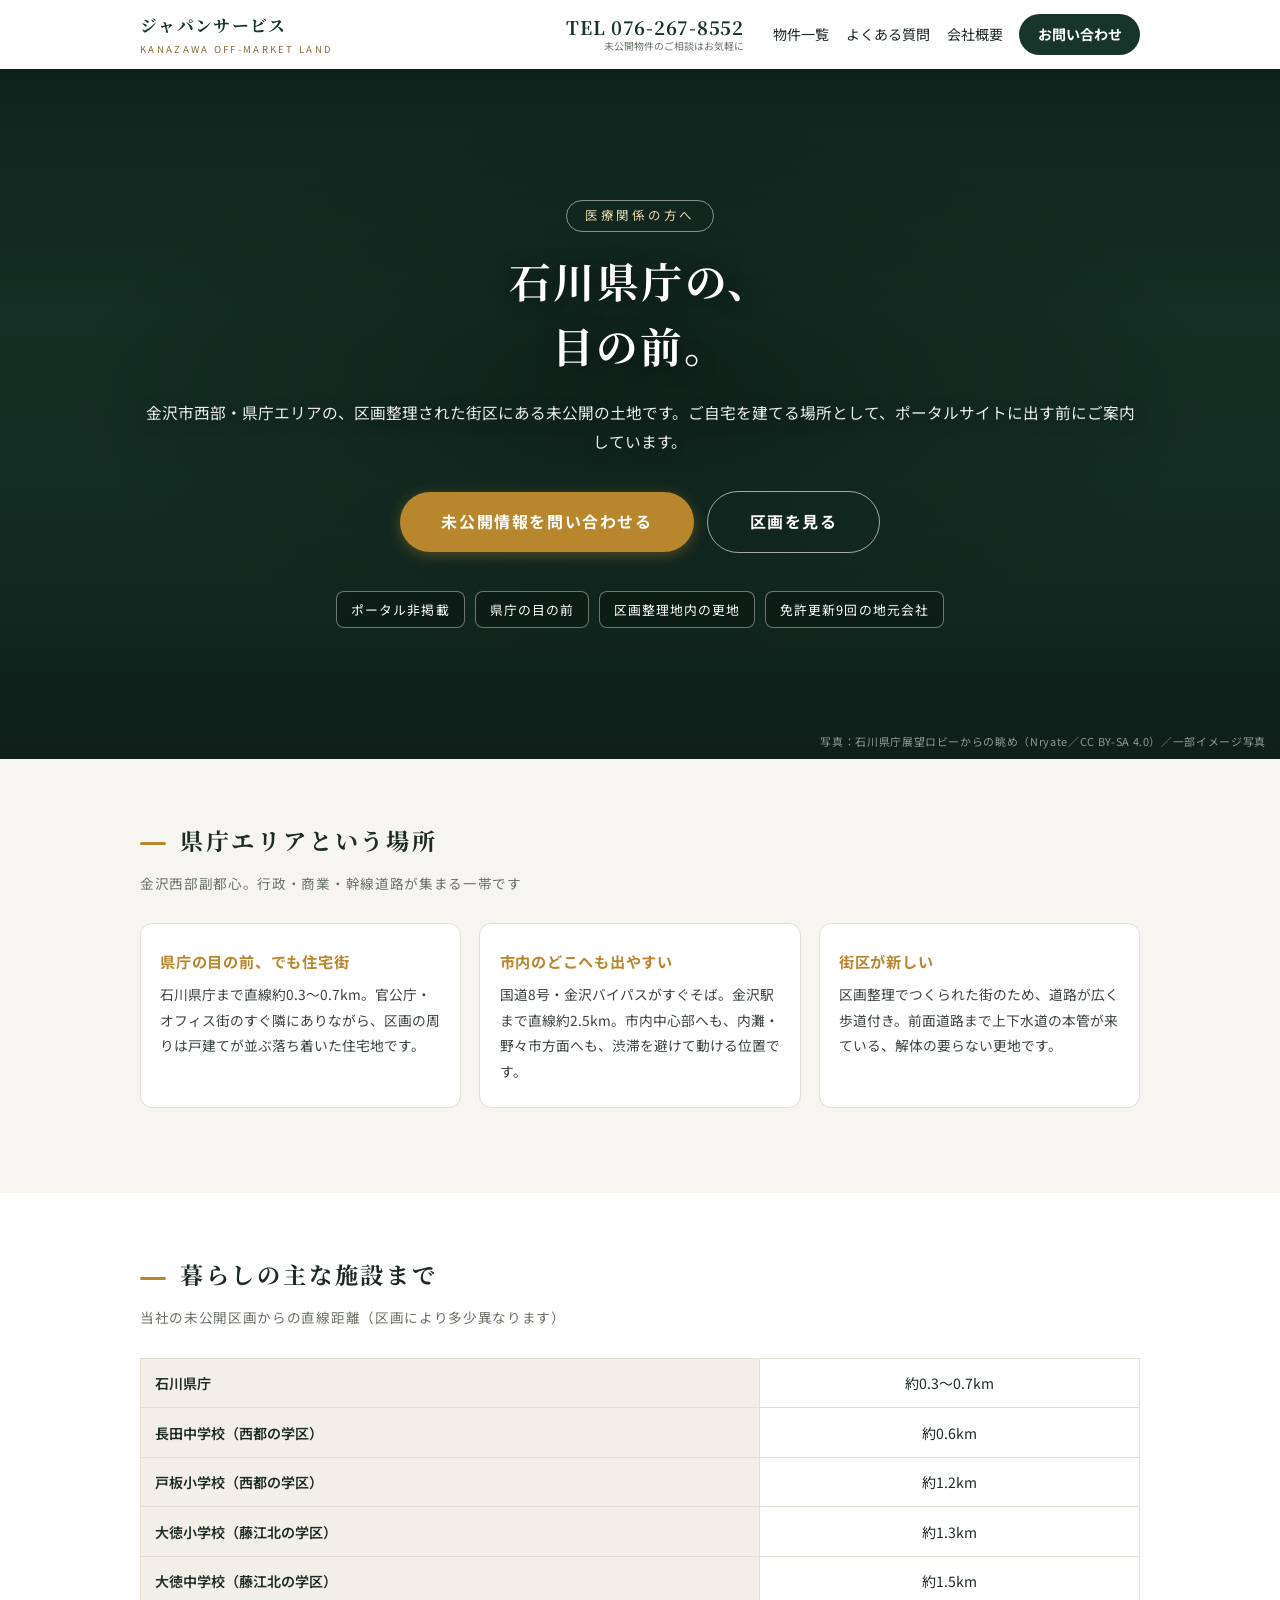
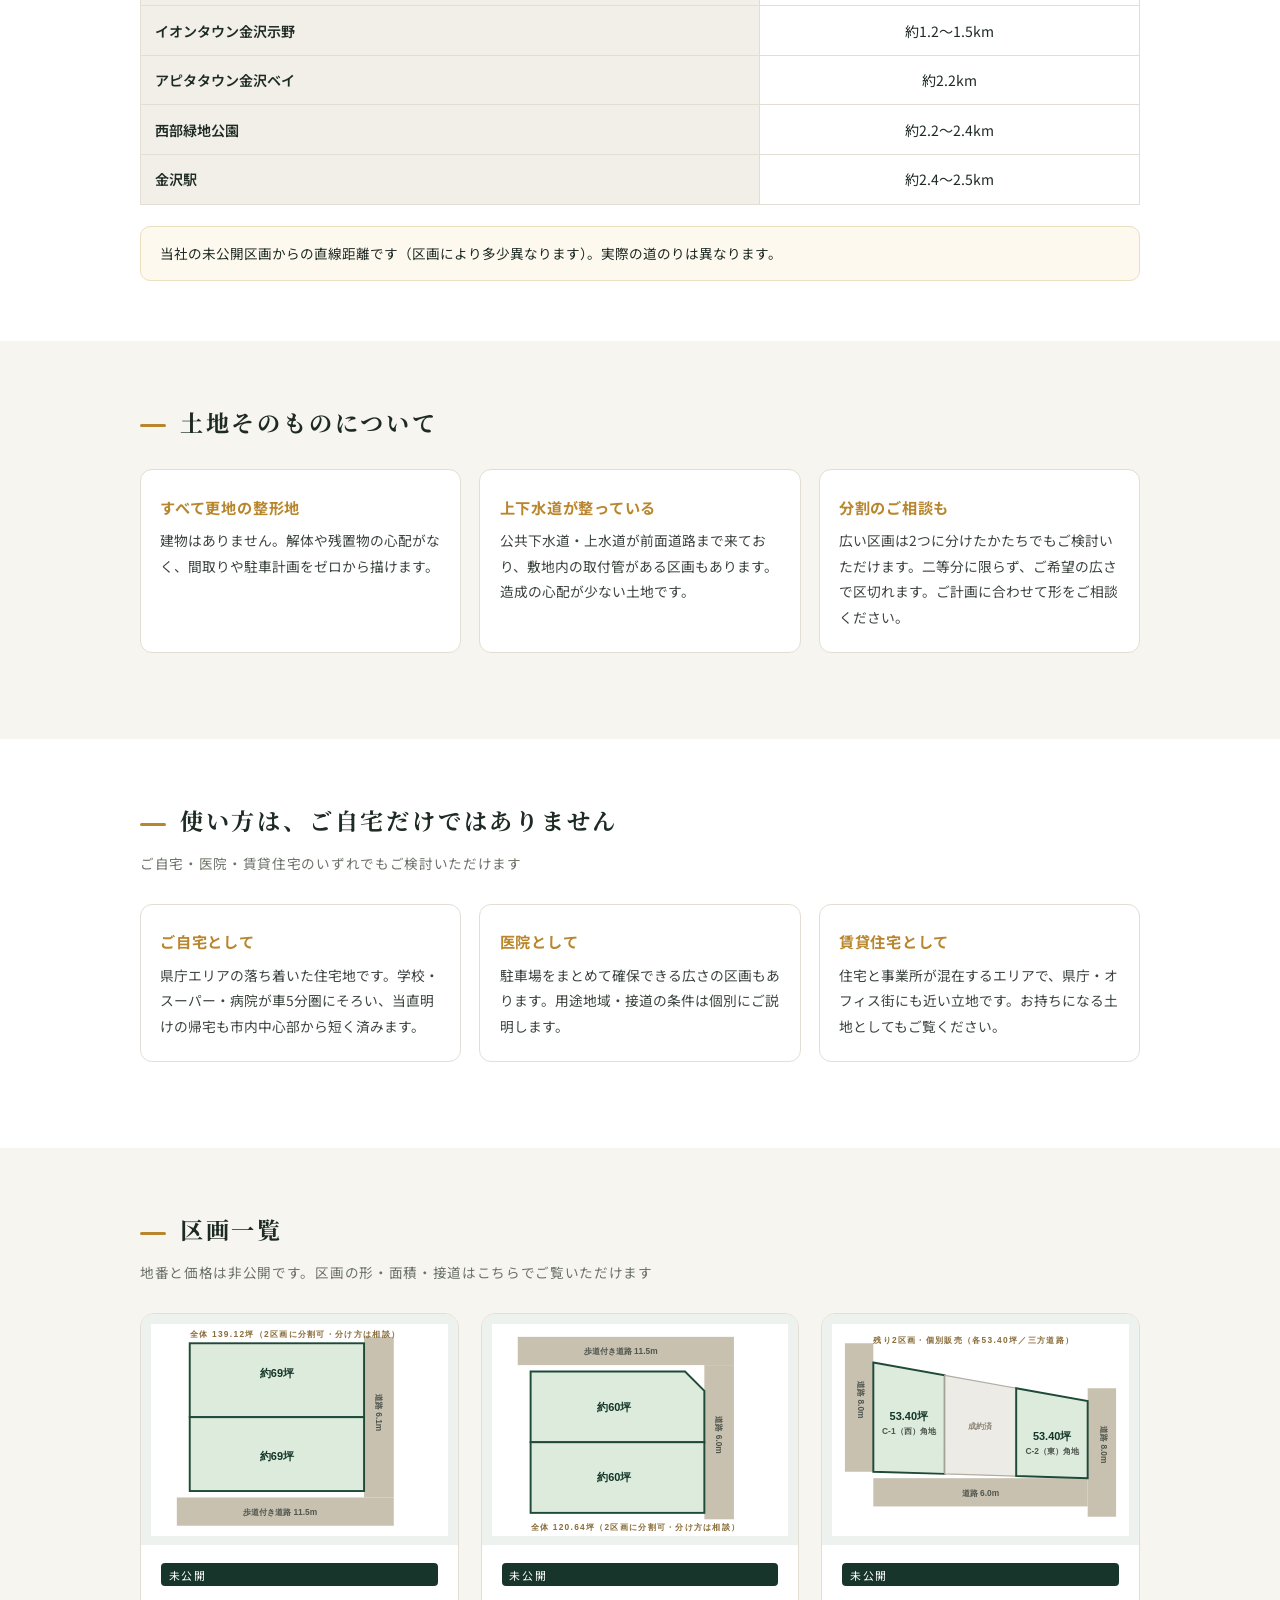
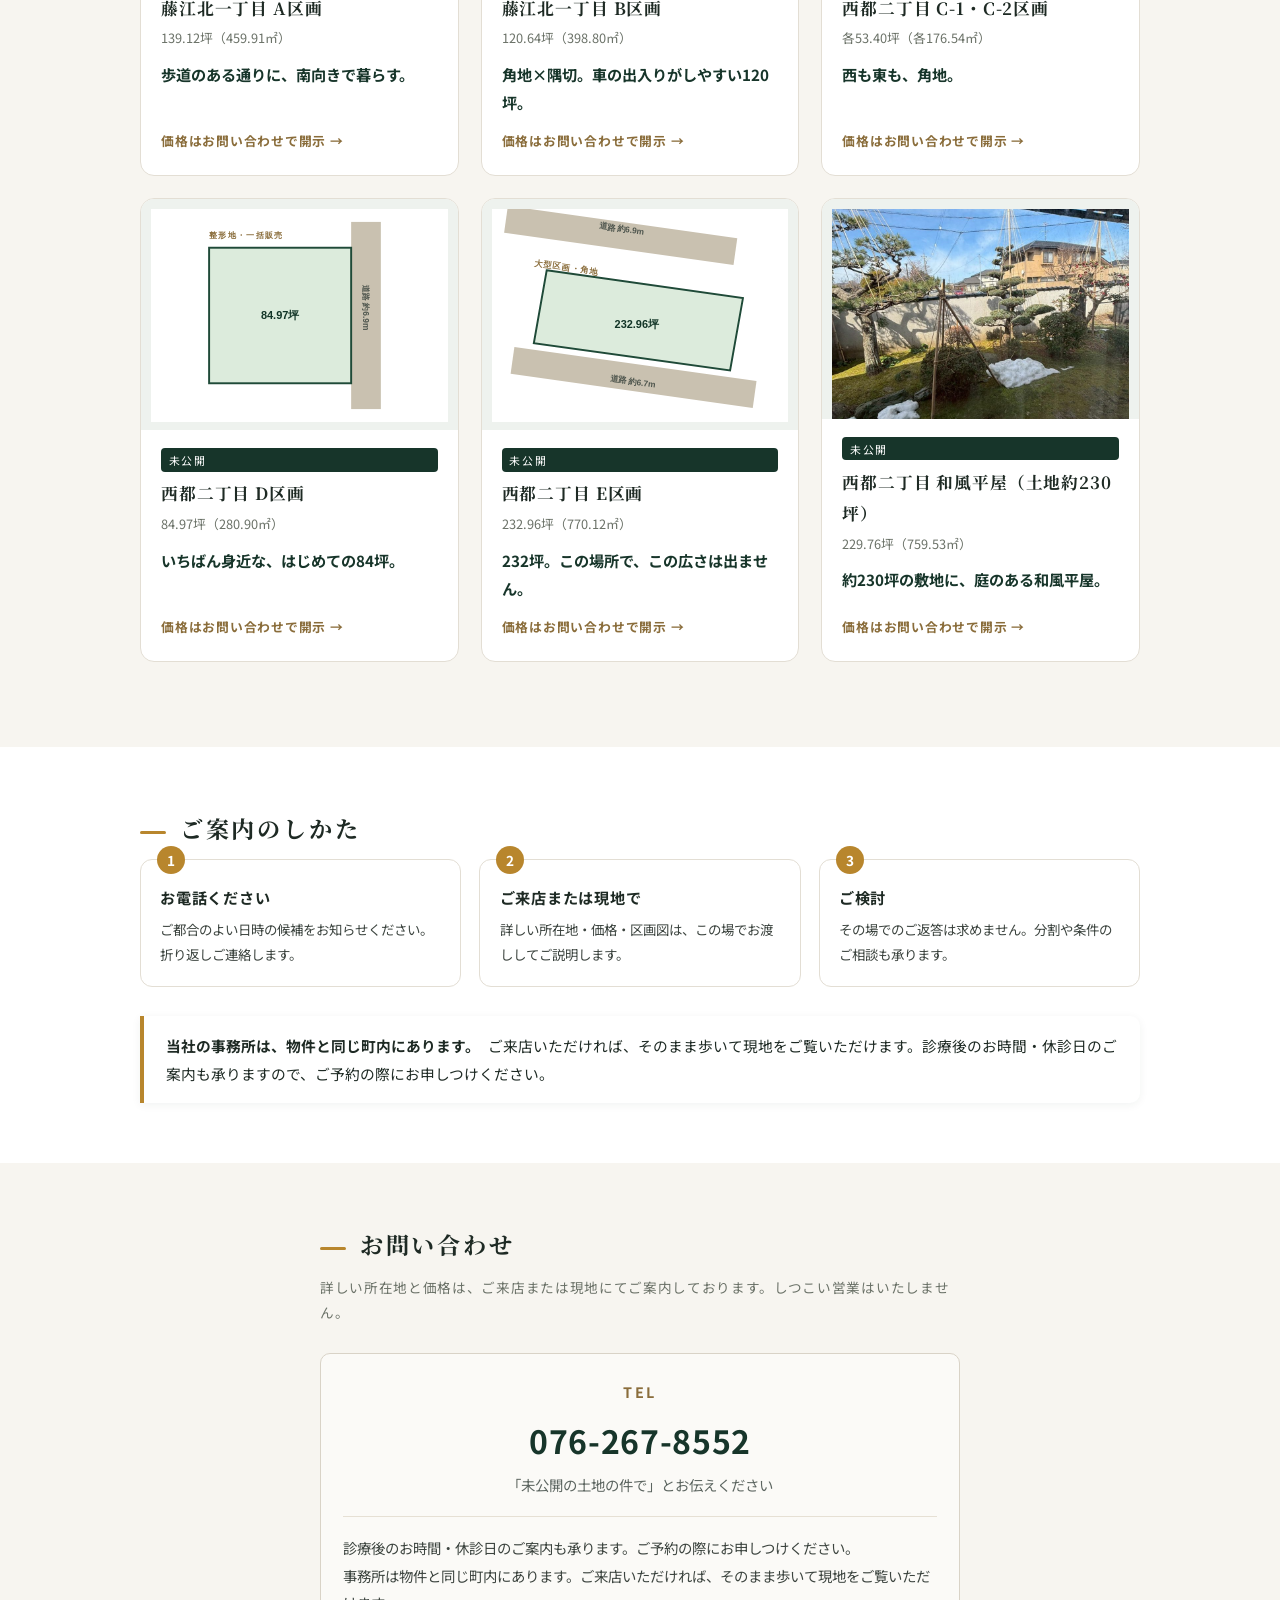
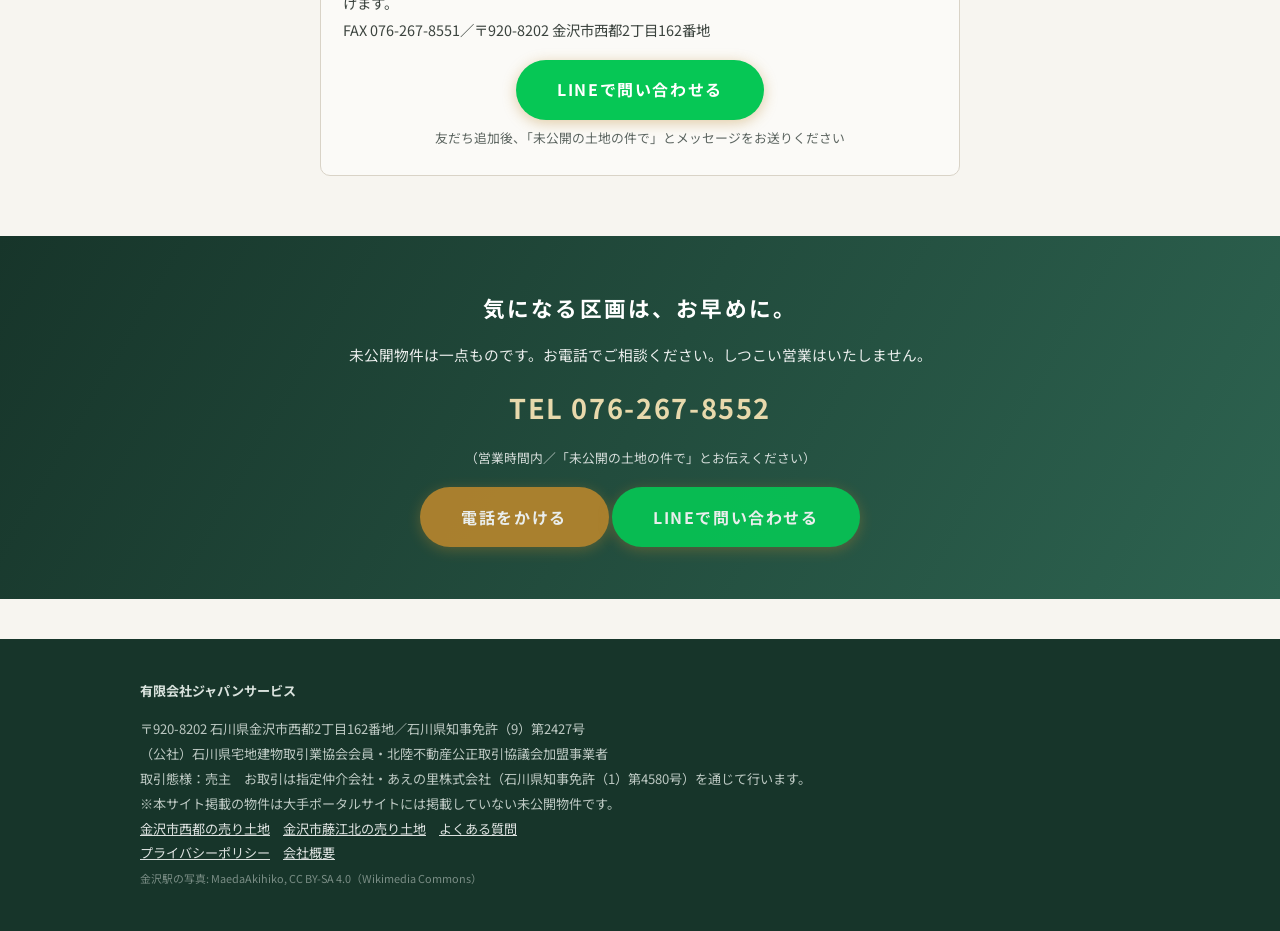
<file: doctor.html>
<!DOCTYPE html>
<html lang="ja">
<head>
<meta charset="UTF-8">
<meta name="viewport" content="width=device-width, initial-scale=1">
<title>医療関係の方へ｜金沢市西部の未公開土地｜ジャパンサービス</title>
<meta name="description" content="石川県庁の目の前、金沢市藤江北・西都の未公開土地。ご自宅・医院・賃貸住宅の用地としてご案内しています。">
<link rel="canonical" href="https://aenosato.github.io/doctor.html">
<meta property="og:title" content="医療関係の方へ｜金沢市西部の未公開土地｜ジャパンサービス">
<meta property="og:description" content="石川県庁の目の前、金沢市藤江北・西都の未公開土地。ご自宅・医院・賃貸住宅の用地としてご案内しています。">
<meta property="og:type" content="website">
<meta property="og:url" content="https://aenosato.github.io/doctor.html">
<meta property="og:image" content="https://aenosato.github.io/img/ogp.png">
<meta name="twitter:card" content="summary_large_image">
<link rel="preconnect" href="https://fonts.googleapis.com">
<link href="https://fonts.googleapis.com/css2?family=Noto+Sans+JP:wght@400;600;700&family=Noto+Serif+JP:wght@600;700&display=swap" rel="stylesheet">
<link rel="stylesheet" href="/style.css">
<!-- Google tag (gtag.js) -->
<script async src="https://www.googletagmanager.com/gtag/js?id=G-DY3NSJYX80"></script>
<script>window.dataLayer=window.dataLayer||[];function gtag(){dataLayer.push(arguments);}gtag('js',new Date());gtag('config','G-DY3NSJYX80');
document.addEventListener('click',function(e){var a=e.target.closest&&e.target.closest('a');if(!a)return;var h=a.getAttribute('href')||'';
if(h.indexOf('tel:')===0)gtag('event','tel_click',{page:location.pathname});
else if(a.classList.contains('line-btn'))gtag('event','line_click',{page:location.pathname});
else if(a.classList.contains('btn')||a.classList.contains('cta'))gtag('event','cta_click',{page:location.pathname,label:a.textContent.trim()});});</script>
<meta name="robots" content="noindex,nofollow">

</head>
<body>
<header class="site"><div class="wrap">
<a class="brand" href="/">ジャパンサービス<small>KANAZAWA OFF-MARKET LAND</small></a>
<div class="htel"><a href="tel:076-267-8552">TEL 076-267-8552</a><small>未公開物件のご相談はお気軽に</small></div>
<nav class="g"><a href="/#lands">物件一覧</a><a href="/faq.html">よくある質問</a><a href="/company.html">会社概要</a><a class="cta" href="/contact.html">お問い合わせ</a></nav>
</div></header>

<div class="hero photo"><div class="bg bg1"></div><div class="bg bg2"></div><div class="bg bg3"></div><div class="shade"></div><span class="imgnote">写真：石川県庁展望ロビーからの眺め（Nryate／CC BY-SA 4.0）／一部イメージ写真</span><div class="wrap">
<span class="tag">医療関係の方へ</span>
<h1>石川県庁の、<br>目の前。</h1>
<p class="lead">金沢市西部・県庁エリアの、区画整理された街区にある未公開の土地です。ご自宅を建てる場所として、ポータルサイトに出す前にご案内しています。</p>
<div class="cta-row"><a class="btn" href="#form">未公開情報を問い合わせる</a><a class="btn ghost" href="#lots">区画を見る</a></div>
<div class="trustline"><span>ポータル非掲載</span><span>県庁の目の前</span><span>区画整理地内の更地</span><span>免許更新9回の地元会社</span></div>
</div></div>

<section><div class="wrap">
<h2 class="sec">県庁エリアという場所</h2>
<p class="sec-sub">金沢西部副都心。行政・商業・幹線道路が集まる一帯です</p>
<div class="cards3">
<div class="c3"><h3>県庁の目の前、でも住宅街</h3><p>石川県庁まで直線約0.3〜0.7km。官公庁・オフィス街のすぐ隣にありながら、区画の周りは戸建てが並ぶ落ち着いた住宅地です。</p></div>
<div class="c3"><h3>市内のどこへも出やすい</h3><p>国道8号・金沢バイパスがすぐそば。金沢駅まで直線約2.5km。市内中心部へも、内灘・野々市方面へも、渋滞を避けて動ける位置です。</p></div>
<div class="c3"><h3>街区が新しい</h3><p>区画整理でつくられた街のため、道路が広く歩道付き。前面道路まで上下水道の本管が来ている、解体の要らない更地です。</p></div>
</div>
</div></section>

<section class="alt"><div class="wrap">
<h2 class="sec">暮らしの主な施設まで</h2>
<p class="sec-sub">当社の未公開区画からの直線距離（区画により多少異なります）</p>
<div class="cmp-wrap"><table class="cmp dist">
<tr><th>石川県庁</th><td>約0.3〜0.7km</td></tr>
<tr><th>長田中学校（西都の学区）</th><td>約0.6km</td></tr>
<tr><th>戸板小学校（西都の学区）</th><td>約1.2km</td></tr>
<tr><th>大徳小学校（藤江北の学区）</th><td>約1.3km</td></tr>
<tr><th>大徳中学校（藤江北の学区）</th><td>約1.5km</td></tr>
<tr><th>イオンタウン金沢示野</th><td>約1.2〜1.5km</td></tr>
<tr><th>アピタタウン金沢ベイ</th><td>約2.2km</td></tr>
<tr><th>西部緑地公園</th><td>約2.2〜2.4km</td></tr>
<tr><th>金沢駅</th><td>約2.4〜2.5km</td></tr>
</table></div>
<div class="note">当社の未公開区画からの直線距離です（区画により多少異なります）。実際の道のりは異なります。</div>
</div></section>

<section><div class="wrap">
<h2 class="sec">土地そのものについて</h2>
<div class="cards3">
<div class="c3"><h3>すべて更地の整形地</h3><p>建物はありません。解体や残置物の心配がなく、間取りや駐車計画をゼロから描けます。</p></div>
<div class="c3"><h3>上下水道が整っている</h3><p>公共下水道・上水道が前面道路まで来ており、敷地内の取付管がある区画もあります。造成の心配が少ない土地です。</p></div>
<div class="c3"><h3>分割のご相談も</h3><p>広い区画は2つに分けたかたちでもご検討いただけます。二等分に限らず、ご希望の広さで区切れます。ご計画に合わせて形をご相談ください。</p></div>
</div>
</div></section>

<section class="alt"><div class="wrap">
<h2 class="sec">使い方は、ご自宅だけではありません</h2>
<p class="sec-sub">ご自宅・医院・賃貸住宅のいずれでもご検討いただけます</p>
<div class="cards3">
<div class="c3"><h3>ご自宅として</h3><p>県庁エリアの落ち着いた住宅地です。学校・スーパー・病院が車5分圏にそろい、当直明けの帰宅も市内中心部から短く済みます。</p></div>
<div class="c3"><h3>医院として</h3><p>駐車場をまとめて確保できる広さの区画もあります。用途地域・接道の条件は個別にご説明します。</p></div>
<div class="c3"><h3>賃貸住宅として</h3><p>住宅と事業所が混在するエリアで、県庁・オフィス街にも近い立地です。お持ちになる土地としてもご覧ください。</p></div>
</div>
</div></section>

<section id="lots"><div class="wrap">
<h2 class="sec">区画一覧</h2>
<p class="sec-sub">地番と価格は非公開です。区画の形・面積・接道はこちらでご覧いただけます</p>
<div class="cards" style="margin:1.6em 0"><a class="card" href="/land/fujiekita-a.html">
<div class="fig"><img src="/img/lot-a.svg" alt="藤江北一丁目 A区画 区画イメージ" loading="lazy"></div>
<div class="body"><span class="badge">未公開</span><h3>藤江北一丁目 A区画</h3>
<div class="meta">139.12坪（459.91㎡）</div><p class="catch">歩道のある通りに、南向きで暮らす。</p>
<div class="price">価格はお問い合わせで開示 →</div></div></a><a class="card" href="/land/fujiekita-b.html">
<div class="fig"><img src="/img/lot-b.svg" alt="藤江北一丁目 B区画 区画イメージ" loading="lazy"></div>
<div class="body"><span class="badge">未公開</span><h3>藤江北一丁目 B区画</h3>
<div class="meta">120.64坪（398.80㎡）</div><p class="catch">角地×隅切。車の出入りがしやすい120坪。</p>
<div class="price">価格はお問い合わせで開示 →</div></div></a><a class="card" href="/land/saito-c.html">
<div class="fig"><img src="/img/lot-c.svg" alt="西都二丁目 C-1・C-2区画 区画イメージ" loading="lazy"></div>
<div class="body"><span class="badge">未公開</span><h3>西都二丁目 C-1・C-2区画</h3>
<div class="meta">各53.40坪（各176.54㎡）</div><p class="catch">西も東も、角地。</p>
<div class="price">価格はお問い合わせで開示 →</div></div></a><a class="card" href="/land/saito-d.html">
<div class="fig"><img src="/img/lot-d.svg" alt="西都二丁目 D区画 区画イメージ" loading="lazy"></div>
<div class="body"><span class="badge">未公開</span><h3>西都二丁目 D区画</h3>
<div class="meta">84.97坪（280.90㎡）</div><p class="catch">いちばん身近な、はじめての84坪。</p>
<div class="price">価格はお問い合わせで開示 →</div></div></a><a class="card" href="/land/saito-e.html">
<div class="fig"><img src="/img/lot-e.svg" alt="西都二丁目 E区画 区画イメージ" loading="lazy"></div>
<div class="body"><span class="badge">未公開</span><h3>西都二丁目 E区画</h3>
<div class="meta">232.96坪（770.12㎡）</div><p class="catch">232坪。この場所で、この広さは出ません。</p>
<div class="price">価格はお問い合わせで開示 →</div></div></a><a class="card" href="/land/saito-hiraya.html">
<div class="fig"><img src="/img/photo/hiraya-garden.jpg" alt="西都二丁目 和風平屋（土地約230坪） 庭（室内から）" loading="lazy" style="width:100%;height:210px;object-fit:cover;display:block"></div>
<div class="body"><span class="badge">未公開</span><h3>西都二丁目 和風平屋（土地約230坪）</h3>
<div class="meta">229.76坪（759.53㎡）</div><p class="catch">約230坪の敷地に、庭のある和風平屋。</p>
<div class="price">価格はお問い合わせで開示 →</div></div></a></div>
</div></section>

<section class="alt"><div class="wrap">
<h2 class="sec">ご案内のしかた</h2>
<div class="steps">
<div><h3>お電話ください</h3><p>ご都合のよい日時の候補をお知らせください。折り返しご連絡します。</p></div>
<div><h3>ご来店または現地で</h3><p>詳しい所在地・価格・区画図は、この場でお渡ししてご説明します。</p></div>
<div><h3>ご検討</h3><p>その場でのご返答は求めません。分割や条件のご相談も承ります。</p></div>
</div>
<div class="sold"><strong>当社の事務所は、物件と同じ町内にあります。</strong>　ご来店いただければ、そのまま歩いて現地をご覧いただけます。診療後のお時間・休診日のご案内も承りますので、ご予約の際にお申しつけください。</div>
</div></section>

<section id="form"><div class="wrap" style="max-width:680px">
<h2 class="sec">お問い合わせ</h2>
<p class="sec-sub">詳しい所在地と価格は、ご来店または現地にてご案内しております。しつこい営業はいたしません。</p>
<div style="border:1px solid #d9d3c7;border-radius:10px;padding:1.6rem 1.4rem;text-align:center;background:#fbfaf7">
<div style="font-size:.9rem;letter-spacing:.18em;color:#8a6d3b;font-weight:700">TEL</div>
<div style="font-size:2rem;font-weight:700;letter-spacing:.02em;margin:.3rem 0 .1rem"><a href="tel:076-267-8552" style="color:#17352a;text-decoration:none">076-267-8552</a></div>
<div style="font-size:.9rem;color:#5c6560">「未公開の土地の件で」とお伝えください</div>
<div style="border-top:1px solid #e6e0d4;margin-top:1.1rem;padding-top:1.1rem;font-size:.9rem;line-height:1.9;color:#3c443f;text-align:left">
<div>診療後のお時間・休診日のご案内も承ります。ご予約の際にお申しつけください。</div><div>事務所は物件と同じ町内にあります。ご来店いただければ、そのまま歩いて現地をご覧いただけます。</div>
<div>FAX 076-267-8551／〒920-8202 金沢市西都2丁目162番地</div>
</div><div class="line-row"><a class="btn line-btn" href="https://lin.ee/kzL45s6" target="_blank" rel="noopener">LINEで問い合わせる</a><small>友だち追加後、「未公開の土地の件で」とメッセージをお送りください</small></div></div>
</div></section>

<div class="cta-band"><div class="wrap">
<h2>気になる区画は、お早めに。</h2>
<p>未公開物件は一点ものです。お電話でご相談ください。しつこい営業はいたしません。</p>
<a class="tel" href="tel:076-267-8552">TEL 076-267-8552</a>
<p style="font-size:.8rem;opacity:.8">（営業時間内／「未公開の土地の件で」とお伝えください）</p>
<p style="margin-top:1.2em"><a class="btn" href="tel:076-267-8552">電話をかける</a> <a class="btn line-btn" href="https://lin.ee/kzL45s6" target="_blank" rel="noopener">LINEで問い合わせる</a></p>
</div></div>
<footer class="site"><div class="wrap">
<strong>有限会社ジャパンサービス</strong>
<div class="license">〒920-8202 石川県金沢市西都2丁目162番地／石川県知事免許（9）第2427号<br>
（公社）石川県宅地建物取引業協会会員・北陸不動産公正取引協議会加盟事業者<br>
取引態様：売主　お取引は指定仲介会社・あえの里株式会社（石川県知事免許（1）第4580号）を通じて行います。<br>
※本サイト掲載の物件は大手ポータルサイトには掲載していない未公開物件です。<br>
<a href="/area/saito.html">金沢市西都の売り土地</a>　<a href="/area/fujiekita.html">金沢市藤江北の売り土地</a>　<a href="/faq.html">よくある質問</a><br>
<a href="/privacy.html">プライバシーポリシー</a>　<a href="/company.html">会社概要</a><br>
<span style="font-size:.68rem;opacity:.6">金沢駅の写真: MaedaAkihiko, CC BY-SA 4.0（Wikimedia Commons）</span></div>
</div></footer>

<div class="fixbar"><a class="btn line-btn" href="https://lin.ee/kzL45s6" target="_blank" rel="noopener">LINEで相談</a><a class="btn" href="tel:076-267-8552">電話をかける</a></div>
<div class="nudge" id="nudge" role="dialog" aria-label="お問い合わせのご案内"><button class="pop-close" id="nudge-close" aria-label="閉じる">✕</button>
<h4>LINEで気軽にご質問ください</h4><p>友だち追加して「未公開の土地の件で」と送るだけ。地番・価格・区画図をご案内します。</p>
<a class="btn line-btn" href="https://lin.ee/kzL45s6" target="_blank" rel="noopener">LINEで問い合わせる</a></div>
<div class="modal-bg" id="exit-bg"><div class="modal" role="dialog" aria-modal="true" aria-label="お問い合わせのご案内"><button class="pop-close" id="exit-close" aria-label="閉じる">✕</button>
<h4>お問い合わせは、お済みですか？</h4><p>地番・価格は、お電話またはLINEでのみご案内しています。<br>LINEなら一言送るだけで大丈夫です。しつこい営業はいたしません。</p>
<a class="btn line-btn" href="https://lin.ee/kzL45s6" target="_blank" rel="noopener">LINEで問い合わせる</a><a class="btn" href="tel:076-267-8552">電話をかける</a>
<button class="later" id="exit-later">あとで検討する</button></div></div>
<script>(function(){
var nudge=document.getElementById('nudge'),exitBg=document.getElementById('exit-bg');if(!nudge||!exitBg)return;
function track(n,p){try{if(typeof gtag==='function')gtag('event',n,p||{});}catch(e){}}
var shownNudge=false,shownExit=false,leavingViaLink=false;
function openExit(){if(shownExit)return;shownExit=true;nudge.classList.remove('show');exitBg.classList.add('show');track('popup_view',{popup_type:'exit_modal'});}
function closeExit(){if(exitBg.classList.contains('show'))track('popup_close',{popup_type:'exit_modal'});exitBg.classList.remove('show');}
var idleTimer=null;
window.addEventListener('scroll',function(){if(shownNudge)return;clearTimeout(idleTimer);if(window.scrollY>300){idleTimer=setTimeout(function(){if(shownNudge||exitBg.classList.contains('show'))return;shownNudge=true;nudge.classList.add('show');track('popup_view',{popup_type:'nudge'});},1600);}},{passive:true});
document.getElementById('nudge-close').addEventListener('click',function(){nudge.classList.remove('show');track('popup_close',{popup_type:'nudge'});});
document.addEventListener('click',function(e){if(e.target.closest&&e.target.closest('a')){leavingViaLink=true;setTimeout(function(){leavingViaLink=false;},3000);}},true);
window.addEventListener('beforeunload',function(e){if(leavingViaLink||shownExit)return;e.preventDefault();e.returnValue='';setTimeout(openExit,600);});
document.addEventListener('mouseout',function(e){if(e.relatedTarget||e.clientY>10)return;openExit();});
try{history.pushState({js:1},'');window.addEventListener('popstate',function(){if(!shownExit){openExit();history.pushState({js:2},'');}});}catch(e){}
document.getElementById('exit-close').addEventListener('click',closeExit);document.getElementById('exit-later').addEventListener('click',closeExit);
exitBg.addEventListener('click',function(e){if(e.target===exitBg)closeExit();});
})();</script>

<script>
const io=new IntersectionObserver(es=>es.forEach(e=>{if(e.isIntersecting){e.target.classList.add('in');io.unobserve(e.target)}}),{threshold:.12});
document.querySelectorAll('section .wrap>*,.cards>*,.steps>div').forEach(el=>{el.classList.add('fade');io.observe(el)});
</script>
</body>
</html>
</file>
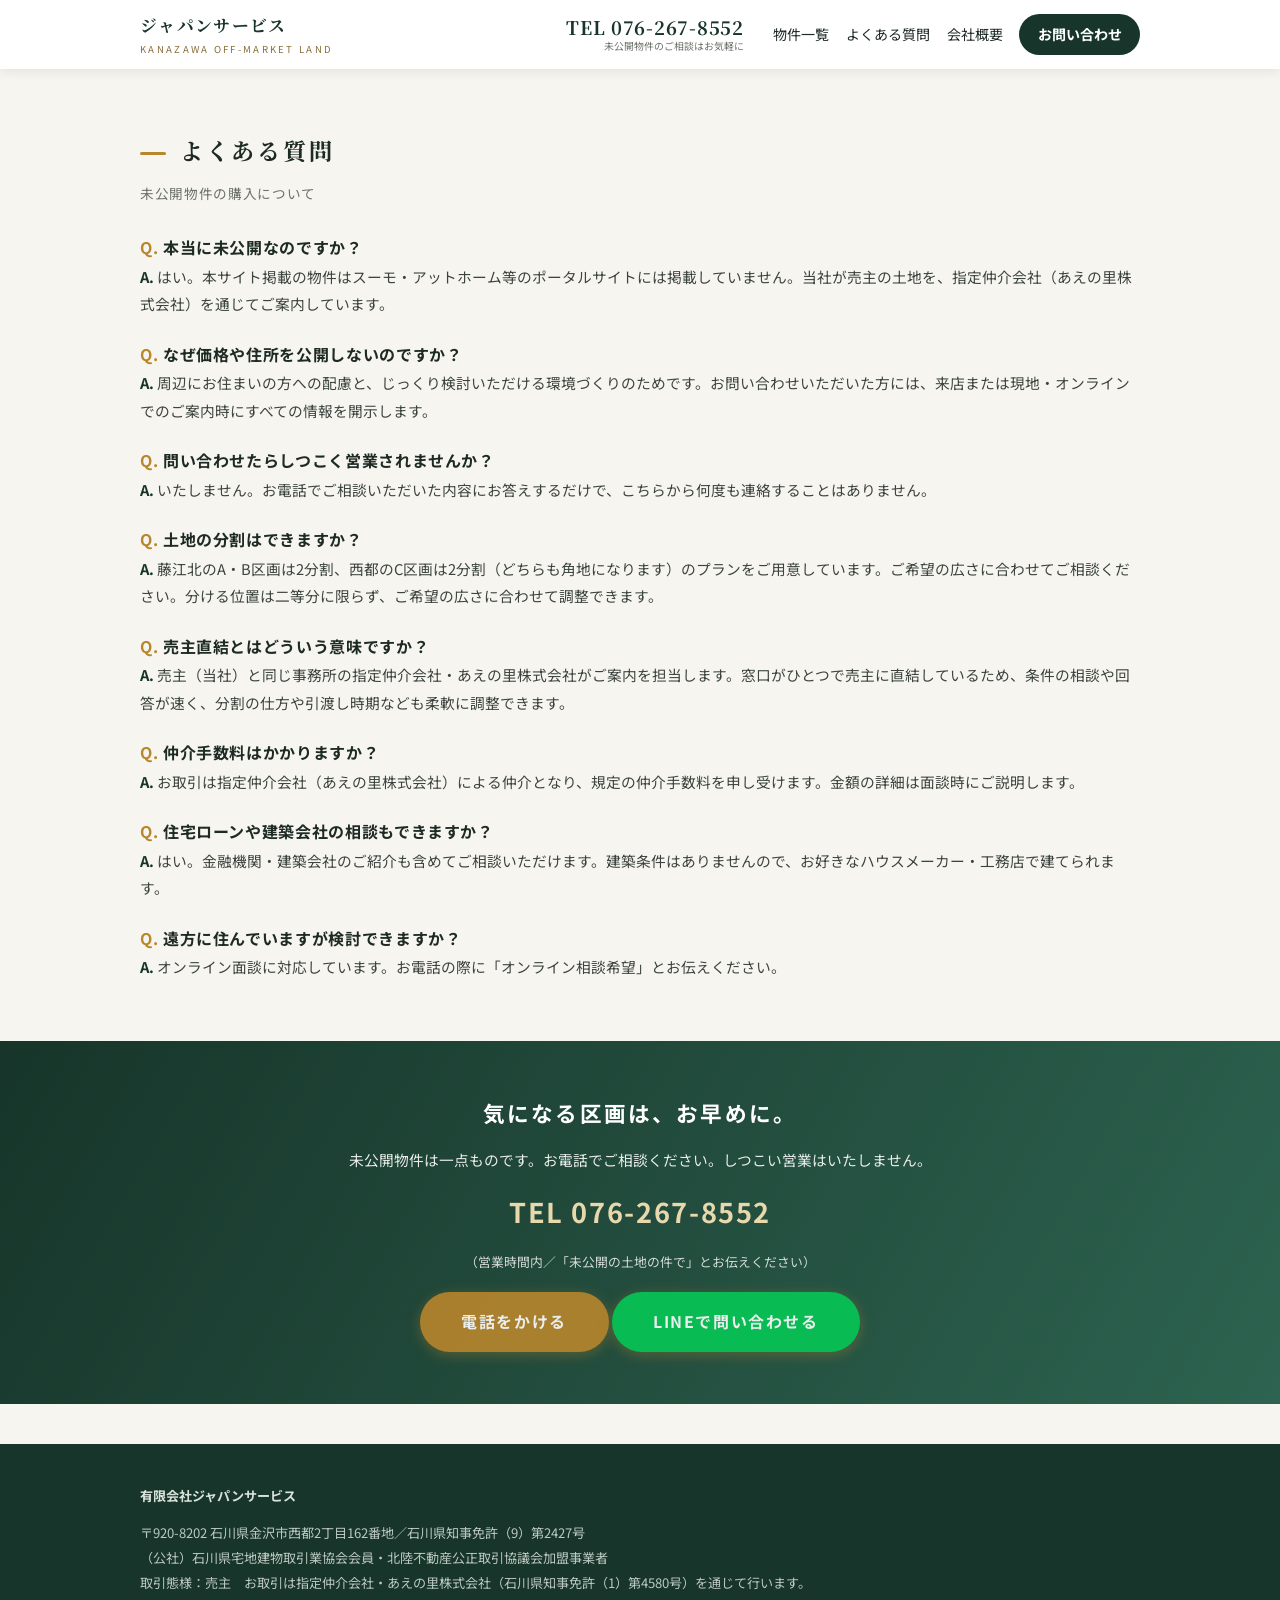
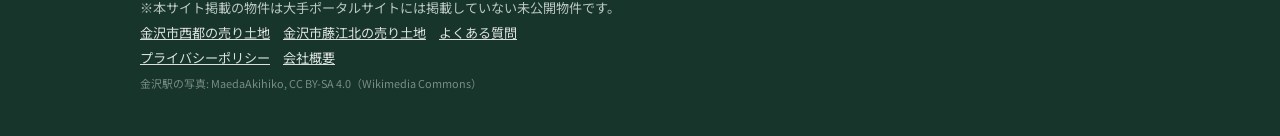
<file: faq.html>
<!DOCTYPE html>
<html lang="ja">
<head>
<meta charset="UTF-8">
<meta name="viewport" content="width=device-width, initial-scale=1">
<title>よくある質問｜金沢の未公開土地｜ジャパンサービス</title>
<meta name="description" content="金沢市の未公開土地に関するよくある質問。未公開の理由、仲介手数料、分割販売、オンライン相談について。">
<link rel="canonical" href="https://aenosato.github.io/faq.html">
<meta property="og:title" content="よくある質問｜金沢の未公開土地｜ジャパンサービス">
<meta property="og:description" content="金沢市の未公開土地に関するよくある質問。未公開の理由、仲介手数料、分割販売、オンライン相談について。">
<meta property="og:type" content="website">
<meta property="og:url" content="https://aenosato.github.io/faq.html">
<meta property="og:image" content="https://aenosato.github.io/img/ogp.png">
<meta name="twitter:card" content="summary_large_image">
<link rel="preconnect" href="https://fonts.googleapis.com">
<link href="https://fonts.googleapis.com/css2?family=Noto+Sans+JP:wght@400;600;700&family=Noto+Serif+JP:wght@600;700&display=swap" rel="stylesheet">
<link rel="stylesheet" href="/style.css">
<!-- Google tag (gtag.js) -->
<script async src="https://www.googletagmanager.com/gtag/js?id=G-DY3NSJYX80"></script>
<script>window.dataLayer=window.dataLayer||[];function gtag(){dataLayer.push(arguments);}gtag('js',new Date());gtag('config','G-DY3NSJYX80');
document.addEventListener('click',function(e){var a=e.target.closest&&e.target.closest('a');if(!a)return;var h=a.getAttribute('href')||'';
if(h.indexOf('tel:')===0)gtag('event','tel_click',{page:location.pathname});
else if(a.classList.contains('line-btn'))gtag('event','line_click',{page:location.pathname});
else if(a.classList.contains('btn')||a.classList.contains('cta'))gtag('event','cta_click',{page:location.pathname,label:a.textContent.trim()});});</script>

<script type="application/ld+json">{"@context":"https://schema.org","@type":"FAQPage","mainEntity":[{"@type":"Question","name":"本当に未公開なのですか？","acceptedAnswer":{"@type":"Answer","text":"はい。本サイト掲載の物件はスーモ・アットホーム等のポータルサイトには掲載していません。当社が売主の土地を、指定仲介会社（あえの里株式会社）を通じてご案内しています。"}},{"@type":"Question","name":"なぜ価格や住所を公開しないのですか？","acceptedAnswer":{"@type":"Answer","text":"周辺にお住まいの方への配慮と、じっくり検討いただける環境づくりのためです。お問い合わせいただいた方には、来店または現地・オンラインでのご案内時にすべての情報を開示します。"}},{"@type":"Question","name":"問い合わせたらしつこく営業されませんか？","acceptedAnswer":{"@type":"Answer","text":"いたしません。お電話でご相談いただいた内容にお答えするだけで、こちらから何度も連絡することはありません。"}},{"@type":"Question","name":"土地の分割はできますか？","acceptedAnswer":{"@type":"Answer","text":"藤江北のA・B区画は2分割、西都のC区画は2分割（どちらも角地になります）のプランをご用意しています。ご希望の広さに合わせてご相談ください。分ける位置は二等分に限らず、ご希望の広さに合わせて調整できます。"}},{"@type":"Question","name":"売主直結とはどういう意味ですか？","acceptedAnswer":{"@type":"Answer","text":"売主（当社）と同じ事務所の指定仲介会社・あえの里株式会社がご案内を担当します。窓口がひとつで売主に直結しているため、条件の相談や回答が速く、分割の仕方や引渡し時期なども柔軟に調整できます。"}},{"@type":"Question","name":"仲介手数料はかかりますか？","acceptedAnswer":{"@type":"Answer","text":"お取引は指定仲介会社（あえの里株式会社）による仲介となり、規定の仲介手数料を申し受けます。金額の詳細は面談時にご説明します。"}},{"@type":"Question","name":"住宅ローンや建築会社の相談もできますか？","acceptedAnswer":{"@type":"Answer","text":"はい。金融機関・建築会社のご紹介も含めてご相談いただけます。建築条件はありませんので、お好きなハウスメーカー・工務店で建てられます。"}},{"@type":"Question","name":"遠方に住んでいますが検討できますか？","acceptedAnswer":{"@type":"Answer","text":"オンライン面談に対応しています。お電話の際に「オンライン相談希望」とお伝えください。"}}]}</script>
</head>
<body>
<header class="site"><div class="wrap">
<a class="brand" href="/">ジャパンサービス<small>KANAZAWA OFF-MARKET LAND</small></a>
<div class="htel"><a href="tel:076-267-8552">TEL 076-267-8552</a><small>未公開物件のご相談はお気軽に</small></div>
<nav class="g"><a href="/#lands">物件一覧</a><a href="/faq.html">よくある質問</a><a href="/company.html">会社概要</a><a class="cta" href="/contact.html">お問い合わせ</a></nav>
</div></header>
<section><div class="wrap"><h2 class="sec">よくある質問</h2><p class="sec-sub">未公開物件の購入について</p><dl class="faq"><dt>本当に未公開なのですか？</dt><dd>はい。本サイト掲載の物件はスーモ・アットホーム等のポータルサイトには掲載していません。当社が売主の土地を、指定仲介会社（あえの里株式会社）を通じてご案内しています。</dd><dt>なぜ価格や住所を公開しないのですか？</dt><dd>周辺にお住まいの方への配慮と、じっくり検討いただける環境づくりのためです。お問い合わせいただいた方には、来店または現地・オンラインでのご案内時にすべての情報を開示します。</dd><dt>問い合わせたらしつこく営業されませんか？</dt><dd>いたしません。お電話でご相談いただいた内容にお答えするだけで、こちらから何度も連絡することはありません。</dd><dt>土地の分割はできますか？</dt><dd>藤江北のA・B区画は2分割、西都のC区画は2分割（どちらも角地になります）のプランをご用意しています。ご希望の広さに合わせてご相談ください。分ける位置は二等分に限らず、ご希望の広さに合わせて調整できます。</dd><dt>売主直結とはどういう意味ですか？</dt><dd>売主（当社）と同じ事務所の指定仲介会社・あえの里株式会社がご案内を担当します。窓口がひとつで売主に直結しているため、条件の相談や回答が速く、分割の仕方や引渡し時期なども柔軟に調整できます。</dd><dt>仲介手数料はかかりますか？</dt><dd>お取引は指定仲介会社（あえの里株式会社）による仲介となり、規定の仲介手数料を申し受けます。金額の詳細は面談時にご説明します。</dd><dt>住宅ローンや建築会社の相談もできますか？</dt><dd>はい。金融機関・建築会社のご紹介も含めてご相談いただけます。建築条件はありませんので、お好きなハウスメーカー・工務店で建てられます。</dd><dt>遠方に住んでいますが検討できますか？</dt><dd>オンライン面談に対応しています。お電話の際に「オンライン相談希望」とお伝えください。</dd></dl></div></section>
<div class="cta-band"><div class="wrap">
<h2>気になる区画は、お早めに。</h2>
<p>未公開物件は一点ものです。お電話でご相談ください。しつこい営業はいたしません。</p>
<a class="tel" href="tel:076-267-8552">TEL 076-267-8552</a>
<p style="font-size:.8rem;opacity:.8">（営業時間内／「未公開の土地の件で」とお伝えください）</p>
<p style="margin-top:1.2em"><a class="btn" href="tel:076-267-8552">電話をかける</a> <a class="btn line-btn" href="https://lin.ee/kzL45s6" target="_blank" rel="noopener">LINEで問い合わせる</a></p>
</div></div>
<footer class="site"><div class="wrap">
<strong>有限会社ジャパンサービス</strong>
<div class="license">〒920-8202 石川県金沢市西都2丁目162番地／石川県知事免許（9）第2427号<br>
（公社）石川県宅地建物取引業協会会員・北陸不動産公正取引協議会加盟事業者<br>
取引態様：売主　お取引は指定仲介会社・あえの里株式会社（石川県知事免許（1）第4580号）を通じて行います。<br>
※本サイト掲載の物件は大手ポータルサイトには掲載していない未公開物件です。<br>
<a href="/area/saito.html">金沢市西都の売り土地</a>　<a href="/area/fujiekita.html">金沢市藤江北の売り土地</a>　<a href="/faq.html">よくある質問</a><br>
<a href="/privacy.html">プライバシーポリシー</a>　<a href="/company.html">会社概要</a><br>
<span style="font-size:.68rem;opacity:.6">金沢駅の写真: MaedaAkihiko, CC BY-SA 4.0（Wikimedia Commons）</span></div>
</div></footer>

<div class="fixbar"><a class="btn line-btn" href="https://lin.ee/kzL45s6" target="_blank" rel="noopener">LINEで相談</a><a class="btn" href="tel:076-267-8552">電話をかける</a></div>
<div class="nudge" id="nudge" role="dialog" aria-label="お問い合わせのご案内"><button class="pop-close" id="nudge-close" aria-label="閉じる">✕</button>
<h4>LINEで気軽にご質問ください</h4><p>友だち追加して「未公開の土地の件で」と送るだけ。地番・価格・区画図をご案内します。</p>
<a class="btn line-btn" href="https://lin.ee/kzL45s6" target="_blank" rel="noopener">LINEで問い合わせる</a></div>
<div class="modal-bg" id="exit-bg"><div class="modal" role="dialog" aria-modal="true" aria-label="お問い合わせのご案内"><button class="pop-close" id="exit-close" aria-label="閉じる">✕</button>
<h4>お問い合わせは、お済みですか？</h4><p>地番・価格は、お電話またはLINEでのみご案内しています。<br>LINEなら一言送るだけで大丈夫です。しつこい営業はいたしません。</p>
<a class="btn line-btn" href="https://lin.ee/kzL45s6" target="_blank" rel="noopener">LINEで問い合わせる</a><a class="btn" href="tel:076-267-8552">電話をかける</a>
<button class="later" id="exit-later">あとで検討する</button></div></div>
<script>(function(){
var nudge=document.getElementById('nudge'),exitBg=document.getElementById('exit-bg');if(!nudge||!exitBg)return;
function track(n,p){try{if(typeof gtag==='function')gtag('event',n,p||{});}catch(e){}}
var shownNudge=false,shownExit=false,leavingViaLink=false;
function openExit(){if(shownExit)return;shownExit=true;nudge.classList.remove('show');exitBg.classList.add('show');track('popup_view',{popup_type:'exit_modal'});}
function closeExit(){if(exitBg.classList.contains('show'))track('popup_close',{popup_type:'exit_modal'});exitBg.classList.remove('show');}
var idleTimer=null;
window.addEventListener('scroll',function(){if(shownNudge)return;clearTimeout(idleTimer);if(window.scrollY>300){idleTimer=setTimeout(function(){if(shownNudge||exitBg.classList.contains('show'))return;shownNudge=true;nudge.classList.add('show');track('popup_view',{popup_type:'nudge'});},1600);}},{passive:true});
document.getElementById('nudge-close').addEventListener('click',function(){nudge.classList.remove('show');track('popup_close',{popup_type:'nudge'});});
document.addEventListener('click',function(e){if(e.target.closest&&e.target.closest('a')){leavingViaLink=true;setTimeout(function(){leavingViaLink=false;},3000);}},true);
window.addEventListener('beforeunload',function(e){if(leavingViaLink||shownExit)return;e.preventDefault();e.returnValue='';setTimeout(openExit,600);});
document.addEventListener('mouseout',function(e){if(e.relatedTarget||e.clientY>10)return;openExit();});
try{history.pushState({js:1},'');window.addEventListener('popstate',function(){if(!shownExit){openExit();history.pushState({js:2},'');}});}catch(e){}
document.getElementById('exit-close').addEventListener('click',closeExit);document.getElementById('exit-later').addEventListener('click',closeExit);
exitBg.addEventListener('click',function(e){if(e.target===exitBg)closeExit();});
})();</script>

<script>
const io=new IntersectionObserver(es=>es.forEach(e=>{if(e.isIntersecting){e.target.classList.add('in');io.unobserve(e.target)}}),{threshold:.12});
document.querySelectorAll('section .wrap>*,.cards>*,.steps>div').forEach(el=>{el.classList.add('fade');io.observe(el)});
</script>
</body>
</html>
</file>
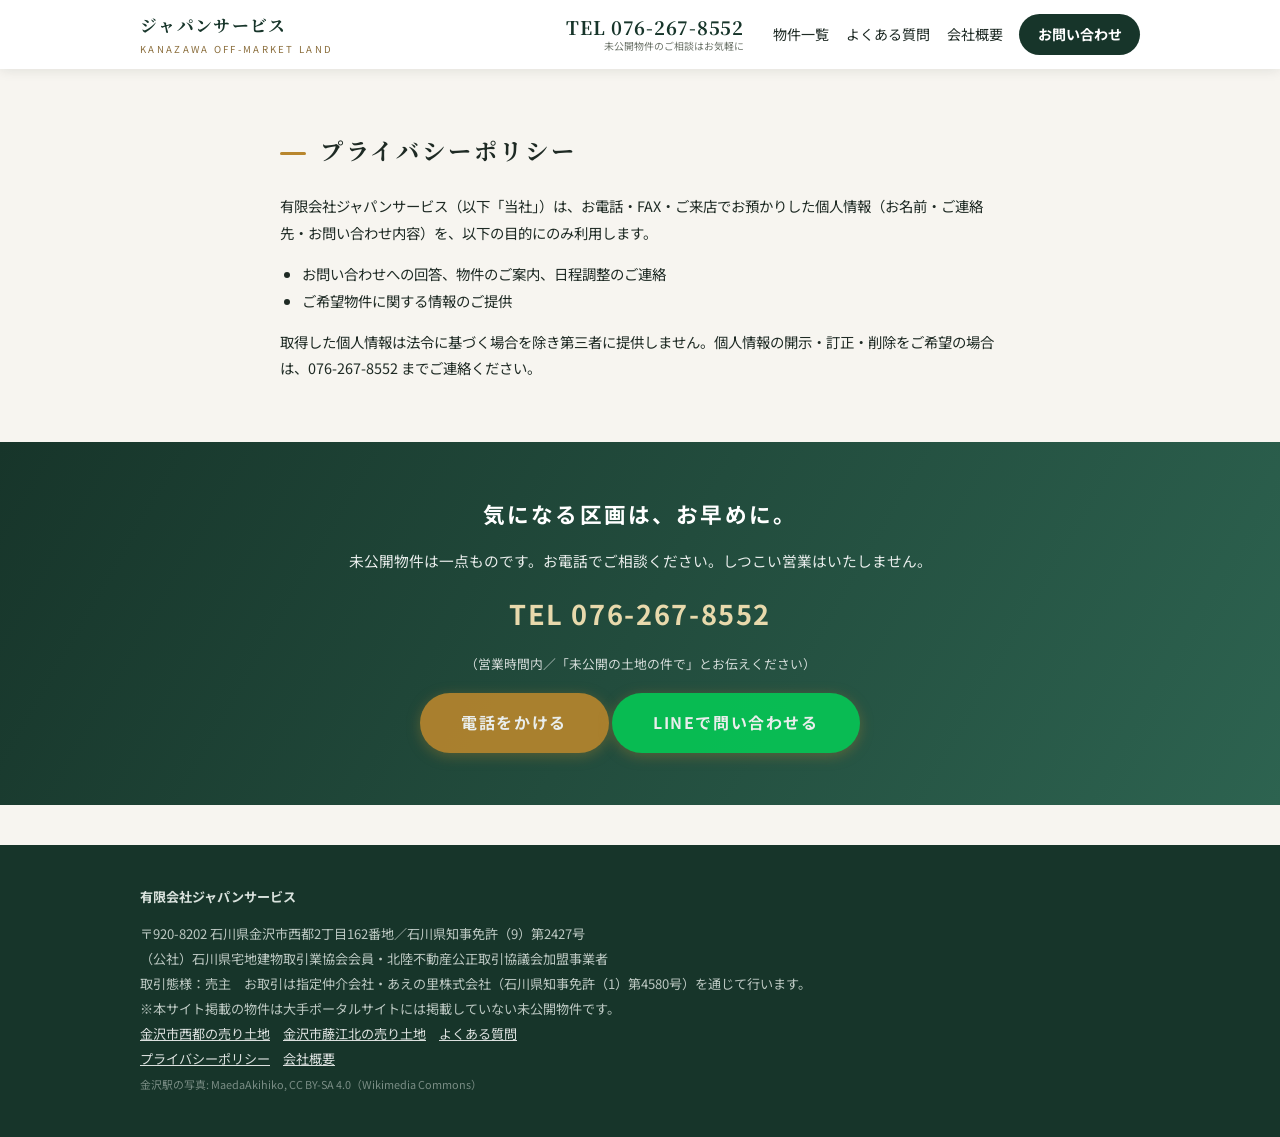
<file: privacy.html>
<!DOCTYPE html>
<html lang="ja">
<head>
<meta charset="UTF-8">
<meta name="viewport" content="width=device-width, initial-scale=1">
<title>プライバシーポリシー｜有限会社ジャパンサービス</title>
<meta name="description" content="有限会社ジャパンサービスのプライバシーポリシー。">
<link rel="canonical" href="https://aenosato.github.io/privacy.html">
<meta property="og:title" content="プライバシーポリシー｜有限会社ジャパンサービス">
<meta property="og:description" content="有限会社ジャパンサービスのプライバシーポリシー。">
<meta property="og:type" content="website">
<meta property="og:url" content="https://aenosato.github.io/privacy.html">
<meta property="og:image" content="https://aenosato.github.io/img/ogp.png">
<meta name="twitter:card" content="summary_large_image">
<link rel="preconnect" href="https://fonts.googleapis.com">
<link href="https://fonts.googleapis.com/css2?family=Noto+Sans+JP:wght@400;600;700&family=Noto+Serif+JP:wght@600;700&display=swap" rel="stylesheet">
<link rel="stylesheet" href="/style.css">
<!-- Google tag (gtag.js) -->
<script async src="https://www.googletagmanager.com/gtag/js?id=G-DY3NSJYX80"></script>
<script>window.dataLayer=window.dataLayer||[];function gtag(){dataLayer.push(arguments);}gtag('js',new Date());gtag('config','G-DY3NSJYX80');
document.addEventListener('click',function(e){var a=e.target.closest&&e.target.closest('a');if(!a)return;var h=a.getAttribute('href')||'';
if(h.indexOf('tel:')===0)gtag('event','tel_click',{page:location.pathname});
else if(a.classList.contains('line-btn'))gtag('event','line_click',{page:location.pathname});
else if(a.classList.contains('btn')||a.classList.contains('cta'))gtag('event','cta_click',{page:location.pathname,label:a.textContent.trim()});});</script>


</head>
<body>
<header class="site"><div class="wrap">
<a class="brand" href="/">ジャパンサービス<small>KANAZAWA OFF-MARKET LAND</small></a>
<div class="htel"><a href="tel:076-267-8552">TEL 076-267-8552</a><small>未公開物件のご相談はお気軽に</small></div>
<nav class="g"><a href="/#lands">物件一覧</a><a href="/faq.html">よくある質問</a><a href="/company.html">会社概要</a><a class="cta" href="/contact.html">お問い合わせ</a></nav>
</div></header>

<section><div class="wrap" style="max-width:760px">
<h2 class="sec">プライバシーポリシー</h2>
<p style="font-size:.9rem;margin-top:1.5em">有限会社ジャパンサービス（以下「当社」）は、お電話・FAX・ご来店でお預かりした個人情報（お名前・ご連絡先・お問い合わせ内容）を、以下の目的にのみ利用します。</p>
<ul style="font-size:.9rem;margin:1em 0 1em 1.5em">
<li>お問い合わせへの回答、物件のご案内、日程調整のご連絡</li>
<li>ご希望物件に関する情報のご提供</li>
</ul>
<p style="font-size:.9rem">取得した個人情報は法令に基づく場合を除き第三者に提供しません。個人情報の開示・訂正・削除をご希望の場合は、076-267-8552 までご連絡ください。</p>
</div></section>

<div class="cta-band"><div class="wrap">
<h2>気になる区画は、お早めに。</h2>
<p>未公開物件は一点ものです。お電話でご相談ください。しつこい営業はいたしません。</p>
<a class="tel" href="tel:076-267-8552">TEL 076-267-8552</a>
<p style="font-size:.8rem;opacity:.8">（営業時間内／「未公開の土地の件で」とお伝えください）</p>
<p style="margin-top:1.2em"><a class="btn" href="tel:076-267-8552">電話をかける</a> <a class="btn line-btn" href="https://lin.ee/kzL45s6" target="_blank" rel="noopener">LINEで問い合わせる</a></p>
</div></div>
<footer class="site"><div class="wrap">
<strong>有限会社ジャパンサービス</strong>
<div class="license">〒920-8202 石川県金沢市西都2丁目162番地／石川県知事免許（9）第2427号<br>
（公社）石川県宅地建物取引業協会会員・北陸不動産公正取引協議会加盟事業者<br>
取引態様：売主　お取引は指定仲介会社・あえの里株式会社（石川県知事免許（1）第4580号）を通じて行います。<br>
※本サイト掲載の物件は大手ポータルサイトには掲載していない未公開物件です。<br>
<a href="/area/saito.html">金沢市西都の売り土地</a>　<a href="/area/fujiekita.html">金沢市藤江北の売り土地</a>　<a href="/faq.html">よくある質問</a><br>
<a href="/privacy.html">プライバシーポリシー</a>　<a href="/company.html">会社概要</a><br>
<span style="font-size:.68rem;opacity:.6">金沢駅の写真: MaedaAkihiko, CC BY-SA 4.0（Wikimedia Commons）</span></div>
</div></footer>

<div class="fixbar"><a class="btn line-btn" href="https://lin.ee/kzL45s6" target="_blank" rel="noopener">LINEで相談</a><a class="btn" href="tel:076-267-8552">電話をかける</a></div>
<div class="nudge" id="nudge" role="dialog" aria-label="お問い合わせのご案内"><button class="pop-close" id="nudge-close" aria-label="閉じる">✕</button>
<h4>LINEで気軽にご質問ください</h4><p>友だち追加して「未公開の土地の件で」と送るだけ。地番・価格・区画図をご案内します。</p>
<a class="btn line-btn" href="https://lin.ee/kzL45s6" target="_blank" rel="noopener">LINEで問い合わせる</a></div>
<div class="modal-bg" id="exit-bg"><div class="modal" role="dialog" aria-modal="true" aria-label="お問い合わせのご案内"><button class="pop-close" id="exit-close" aria-label="閉じる">✕</button>
<h4>お問い合わせは、お済みですか？</h4><p>地番・価格は、お電話またはLINEでのみご案内しています。<br>LINEなら一言送るだけで大丈夫です。しつこい営業はいたしません。</p>
<a class="btn line-btn" href="https://lin.ee/kzL45s6" target="_blank" rel="noopener">LINEで問い合わせる</a><a class="btn" href="tel:076-267-8552">電話をかける</a>
<button class="later" id="exit-later">あとで検討する</button></div></div>
<script>(function(){
var nudge=document.getElementById('nudge'),exitBg=document.getElementById('exit-bg');if(!nudge||!exitBg)return;
function track(n,p){try{if(typeof gtag==='function')gtag('event',n,p||{});}catch(e){}}
var shownNudge=false,shownExit=false,leavingViaLink=false;
function openExit(){if(shownExit)return;shownExit=true;nudge.classList.remove('show');exitBg.classList.add('show');track('popup_view',{popup_type:'exit_modal'});}
function closeExit(){if(exitBg.classList.contains('show'))track('popup_close',{popup_type:'exit_modal'});exitBg.classList.remove('show');}
var idleTimer=null;
window.addEventListener('scroll',function(){if(shownNudge)return;clearTimeout(idleTimer);if(window.scrollY>300){idleTimer=setTimeout(function(){if(shownNudge||exitBg.classList.contains('show'))return;shownNudge=true;nudge.classList.add('show');track('popup_view',{popup_type:'nudge'});},1600);}},{passive:true});
document.getElementById('nudge-close').addEventListener('click',function(){nudge.classList.remove('show');track('popup_close',{popup_type:'nudge'});});
document.addEventListener('click',function(e){if(e.target.closest&&e.target.closest('a')){leavingViaLink=true;setTimeout(function(){leavingViaLink=false;},3000);}},true);
window.addEventListener('beforeunload',function(e){if(leavingViaLink||shownExit)return;e.preventDefault();e.returnValue='';setTimeout(openExit,600);});
document.addEventListener('mouseout',function(e){if(e.relatedTarget||e.clientY>10)return;openExit();});
try{history.pushState({js:1},'');window.addEventListener('popstate',function(){if(!shownExit){openExit();history.pushState({js:2},'');}});}catch(e){}
document.getElementById('exit-close').addEventListener('click',closeExit);document.getElementById('exit-later').addEventListener('click',closeExit);
exitBg.addEventListener('click',function(e){if(e.target===exitBg)closeExit();});
})();</script>

<script>
const io=new IntersectionObserver(es=>es.forEach(e=>{if(e.isIntersecting){e.target.classList.add('in');io.unobserve(e.target)}}),{threshold:.12});
document.querySelectorAll('section .wrap>*,.cards>*,.steps>div').forEach(el=>{el.classList.add('fade');io.observe(el)});
</script>
</body>
</html>
</file>
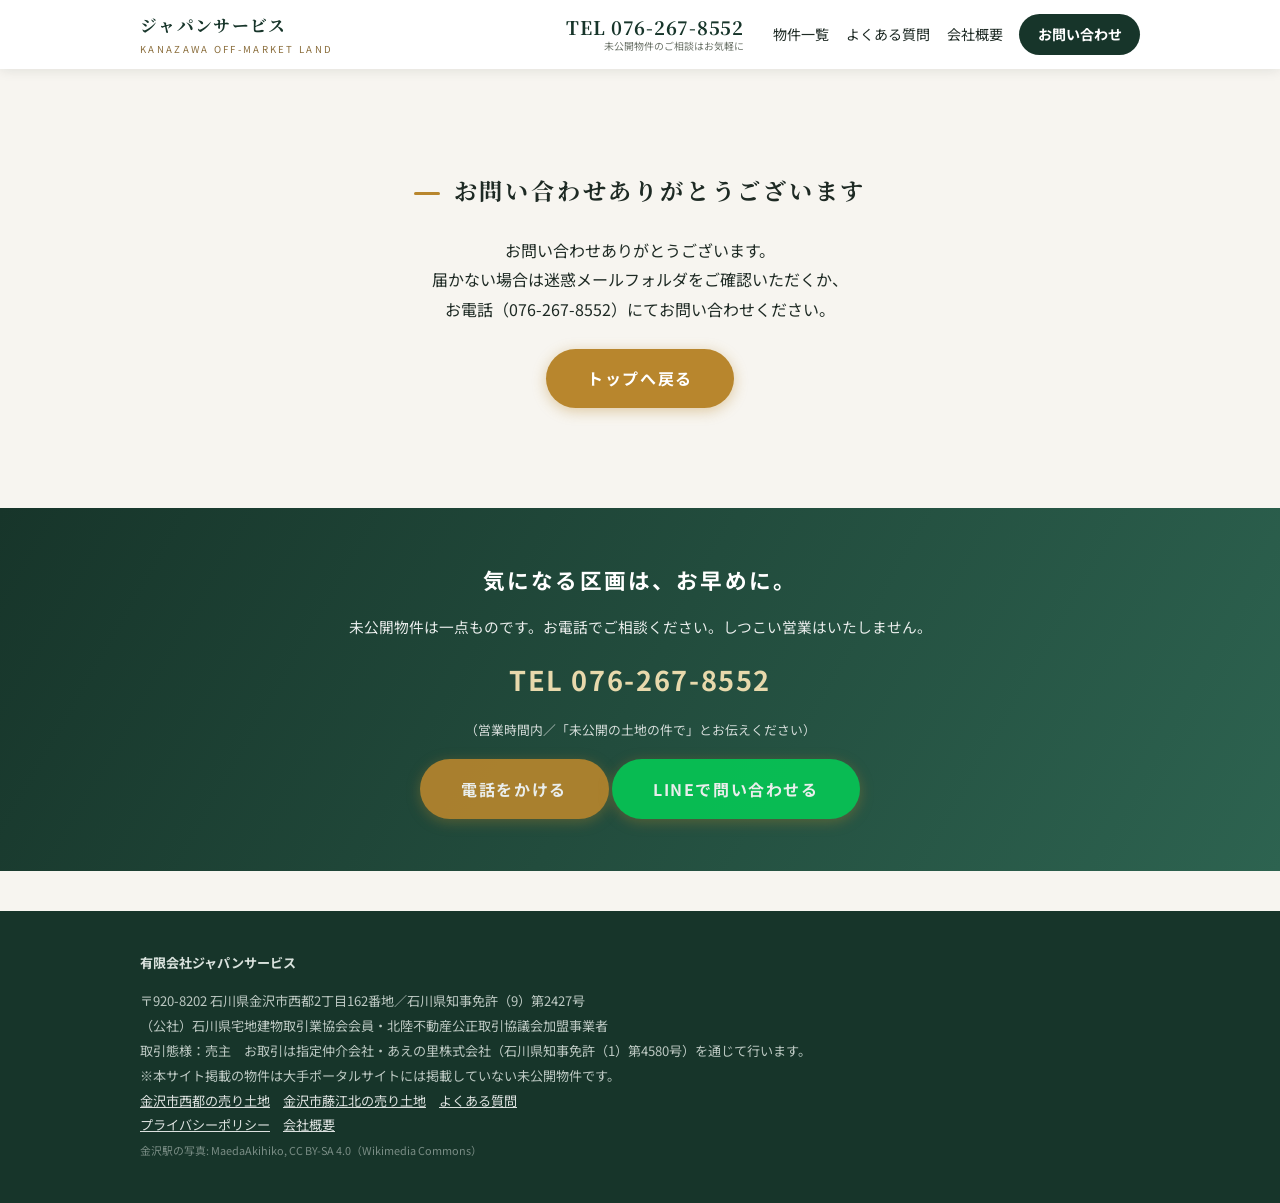
<file: thanks.html>
<!DOCTYPE html>
<html lang="ja">
<head>
<meta charset="UTF-8">
<meta name="viewport" content="width=device-width, initial-scale=1">
<title>送信完了｜ジャパンサービス</title>
<meta name="description" content="お問い合わせを受け付けました。">
<link rel="canonical" href="https://aenosato.github.io/thanks.html">
<meta property="og:title" content="送信完了｜ジャパンサービス">
<meta property="og:description" content="お問い合わせを受け付けました。">
<meta property="og:type" content="website">
<meta property="og:url" content="https://aenosato.github.io/thanks.html">
<meta property="og:image" content="https://aenosato.github.io/img/ogp.png">
<meta name="twitter:card" content="summary_large_image">
<link rel="preconnect" href="https://fonts.googleapis.com">
<link href="https://fonts.googleapis.com/css2?family=Noto+Sans+JP:wght@400;600;700&family=Noto+Serif+JP:wght@600;700&display=swap" rel="stylesheet">
<link rel="stylesheet" href="/style.css">
<!-- Google tag (gtag.js) -->
<script async src="https://www.googletagmanager.com/gtag/js?id=G-DY3NSJYX80"></script>
<script>window.dataLayer=window.dataLayer||[];function gtag(){dataLayer.push(arguments);}gtag('js',new Date());gtag('config','G-DY3NSJYX80');
document.addEventListener('click',function(e){var a=e.target.closest&&e.target.closest('a');if(!a)return;var h=a.getAttribute('href')||'';
if(h.indexOf('tel:')===0)gtag('event','tel_click',{page:location.pathname});
else if(a.classList.contains('line-btn'))gtag('event','line_click',{page:location.pathname});
else if(a.classList.contains('btn')||a.classList.contains('cta'))gtag('event','cta_click',{page:location.pathname,label:a.textContent.trim()});});</script>


</head>
<body>
<header class="site"><div class="wrap">
<a class="brand" href="/">ジャパンサービス<small>KANAZAWA OFF-MARKET LAND</small></a>
<div class="htel"><a href="tel:076-267-8552">TEL 076-267-8552</a><small>未公開物件のご相談はお気軽に</small></div>
<nav class="g"><a href="/#lands">物件一覧</a><a href="/faq.html">よくある質問</a><a href="/company.html">会社概要</a><a class="cta" href="/contact.html">お問い合わせ</a></nav>
</div></header>

<section><div class="wrap" style="max-width:680px;text-align:center;padding:40px 20px">
<h2 class="sec" style="text-align:center">お問い合わせありがとうございます</h2>
<p style="margin:1.5em 0">お問い合わせありがとうございます。<br>
届かない場合は迷惑メールフォルダをご確認いただくか、<br>お電話（076-267-8552）にてお問い合わせください。</p>
<a class="btn" href="/">トップへ戻る</a>
</div></section>

<div class="cta-band"><div class="wrap">
<h2>気になる区画は、お早めに。</h2>
<p>未公開物件は一点ものです。お電話でご相談ください。しつこい営業はいたしません。</p>
<a class="tel" href="tel:076-267-8552">TEL 076-267-8552</a>
<p style="font-size:.8rem;opacity:.8">（営業時間内／「未公開の土地の件で」とお伝えください）</p>
<p style="margin-top:1.2em"><a class="btn" href="tel:076-267-8552">電話をかける</a> <a class="btn line-btn" href="https://lin.ee/kzL45s6" target="_blank" rel="noopener">LINEで問い合わせる</a></p>
</div></div>
<footer class="site"><div class="wrap">
<strong>有限会社ジャパンサービス</strong>
<div class="license">〒920-8202 石川県金沢市西都2丁目162番地／石川県知事免許（9）第2427号<br>
（公社）石川県宅地建物取引業協会会員・北陸不動産公正取引協議会加盟事業者<br>
取引態様：売主　お取引は指定仲介会社・あえの里株式会社（石川県知事免許（1）第4580号）を通じて行います。<br>
※本サイト掲載の物件は大手ポータルサイトには掲載していない未公開物件です。<br>
<a href="/area/saito.html">金沢市西都の売り土地</a>　<a href="/area/fujiekita.html">金沢市藤江北の売り土地</a>　<a href="/faq.html">よくある質問</a><br>
<a href="/privacy.html">プライバシーポリシー</a>　<a href="/company.html">会社概要</a><br>
<span style="font-size:.68rem;opacity:.6">金沢駅の写真: MaedaAkihiko, CC BY-SA 4.0（Wikimedia Commons）</span></div>
</div></footer>

<div class="fixbar"><a class="btn line-btn" href="https://lin.ee/kzL45s6" target="_blank" rel="noopener">LINEで相談</a><a class="btn" href="tel:076-267-8552">電話をかける</a></div>
<div class="nudge" id="nudge" role="dialog" aria-label="お問い合わせのご案内"><button class="pop-close" id="nudge-close" aria-label="閉じる">✕</button>
<h4>LINEで気軽にご質問ください</h4><p>友だち追加して「未公開の土地の件で」と送るだけ。地番・価格・区画図をご案内します。</p>
<a class="btn line-btn" href="https://lin.ee/kzL45s6" target="_blank" rel="noopener">LINEで問い合わせる</a></div>
<div class="modal-bg" id="exit-bg"><div class="modal" role="dialog" aria-modal="true" aria-label="お問い合わせのご案内"><button class="pop-close" id="exit-close" aria-label="閉じる">✕</button>
<h4>お問い合わせは、お済みですか？</h4><p>地番・価格は、お電話またはLINEでのみご案内しています。<br>LINEなら一言送るだけで大丈夫です。しつこい営業はいたしません。</p>
<a class="btn line-btn" href="https://lin.ee/kzL45s6" target="_blank" rel="noopener">LINEで問い合わせる</a><a class="btn" href="tel:076-267-8552">電話をかける</a>
<button class="later" id="exit-later">あとで検討する</button></div></div>
<script>(function(){
var nudge=document.getElementById('nudge'),exitBg=document.getElementById('exit-bg');if(!nudge||!exitBg)return;
function track(n,p){try{if(typeof gtag==='function')gtag('event',n,p||{});}catch(e){}}
var shownNudge=false,shownExit=false,leavingViaLink=false;
function openExit(){if(shownExit)return;shownExit=true;nudge.classList.remove('show');exitBg.classList.add('show');track('popup_view',{popup_type:'exit_modal'});}
function closeExit(){if(exitBg.classList.contains('show'))track('popup_close',{popup_type:'exit_modal'});exitBg.classList.remove('show');}
var idleTimer=null;
window.addEventListener('scroll',function(){if(shownNudge)return;clearTimeout(idleTimer);if(window.scrollY>300){idleTimer=setTimeout(function(){if(shownNudge||exitBg.classList.contains('show'))return;shownNudge=true;nudge.classList.add('show');track('popup_view',{popup_type:'nudge'});},1600);}},{passive:true});
document.getElementById('nudge-close').addEventListener('click',function(){nudge.classList.remove('show');track('popup_close',{popup_type:'nudge'});});
document.addEventListener('click',function(e){if(e.target.closest&&e.target.closest('a')){leavingViaLink=true;setTimeout(function(){leavingViaLink=false;},3000);}},true);
window.addEventListener('beforeunload',function(e){if(leavingViaLink||shownExit)return;e.preventDefault();e.returnValue='';setTimeout(openExit,600);});
document.addEventListener('mouseout',function(e){if(e.relatedTarget||e.clientY>10)return;openExit();});
try{history.pushState({js:1},'');window.addEventListener('popstate',function(){if(!shownExit){openExit();history.pushState({js:2},'');}});}catch(e){}
document.getElementById('exit-close').addEventListener('click',closeExit);document.getElementById('exit-later').addEventListener('click',closeExit);
exitBg.addEventListener('click',function(e){if(e.target===exitBg)closeExit();});
})();</script>

<script>
const io=new IntersectionObserver(es=>es.forEach(e=>{if(e.isIntersecting){e.target.classList.add('in');io.unobserve(e.target)}}),{threshold:.12});
document.querySelectorAll('section .wrap>*,.cards>*,.steps>div').forEach(el=>{el.classList.add('fade');io.observe(el)});
</script>
</body>
</html>
</file>
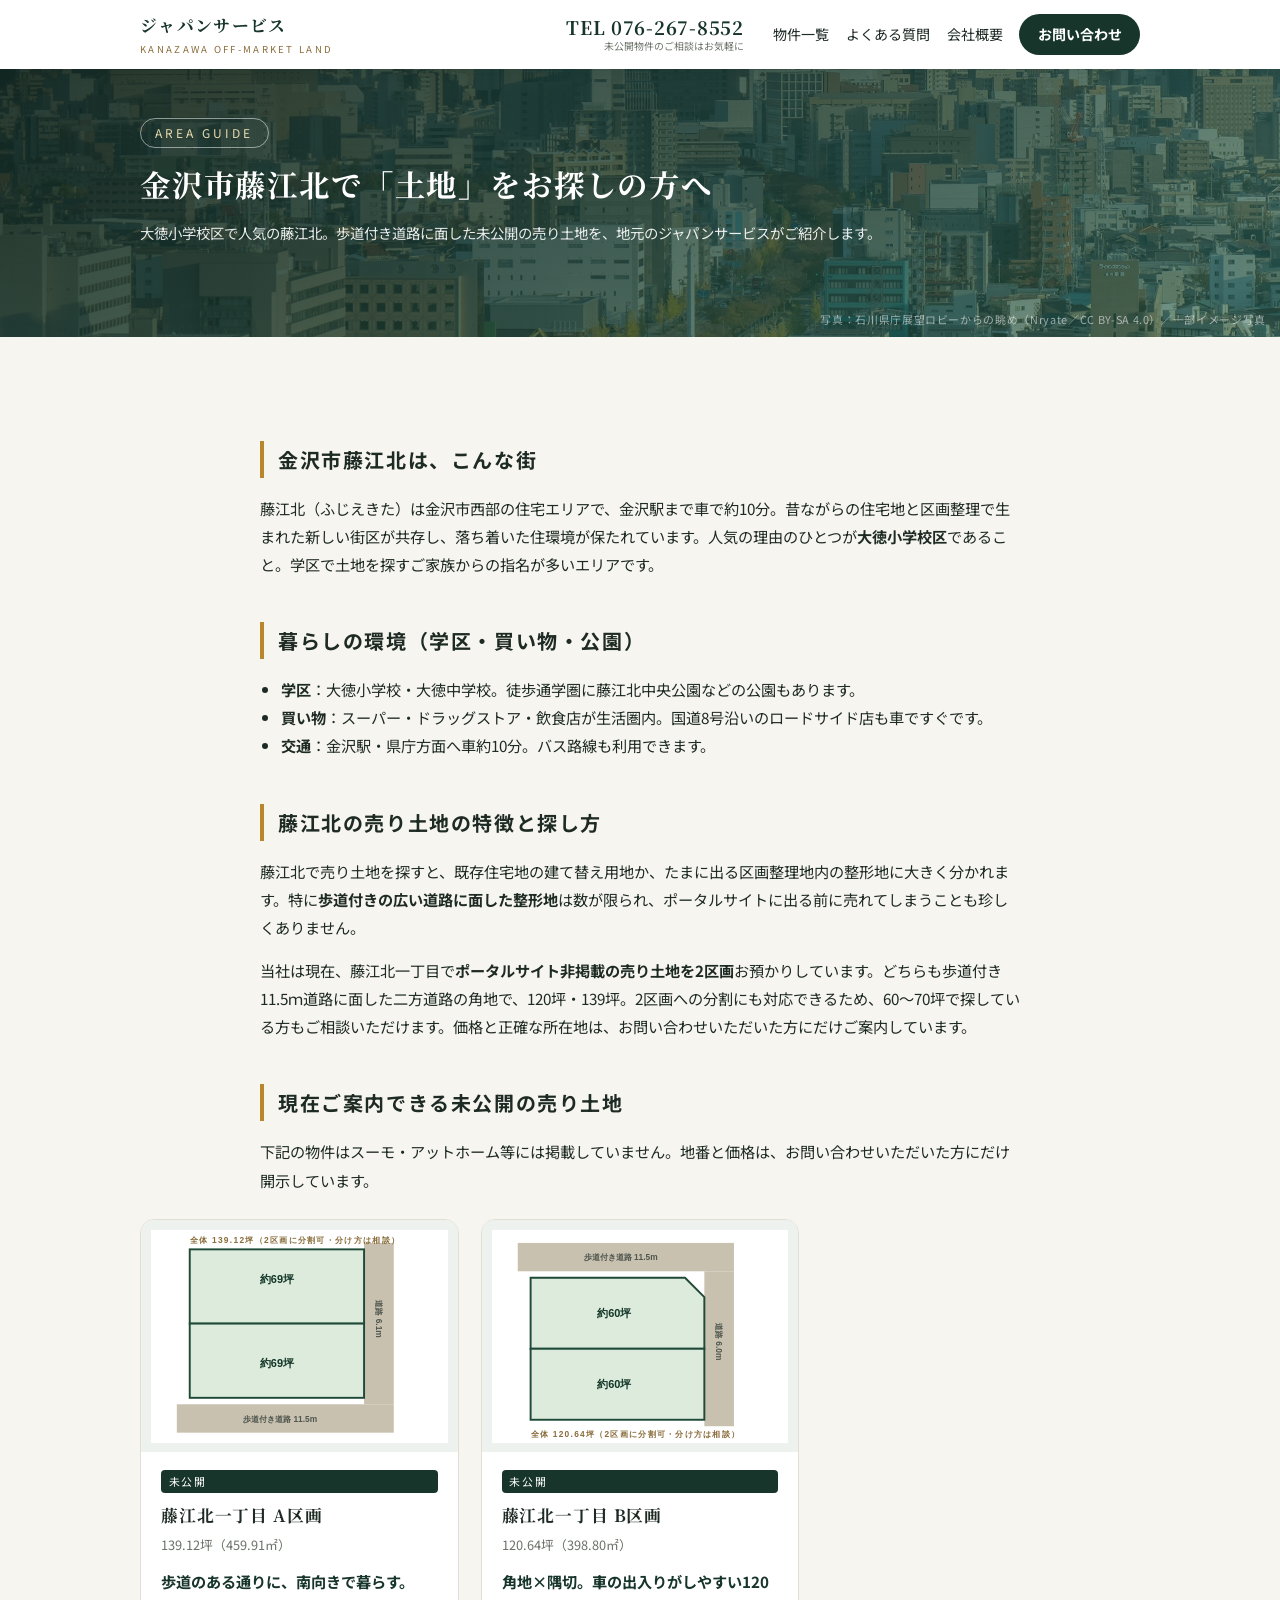
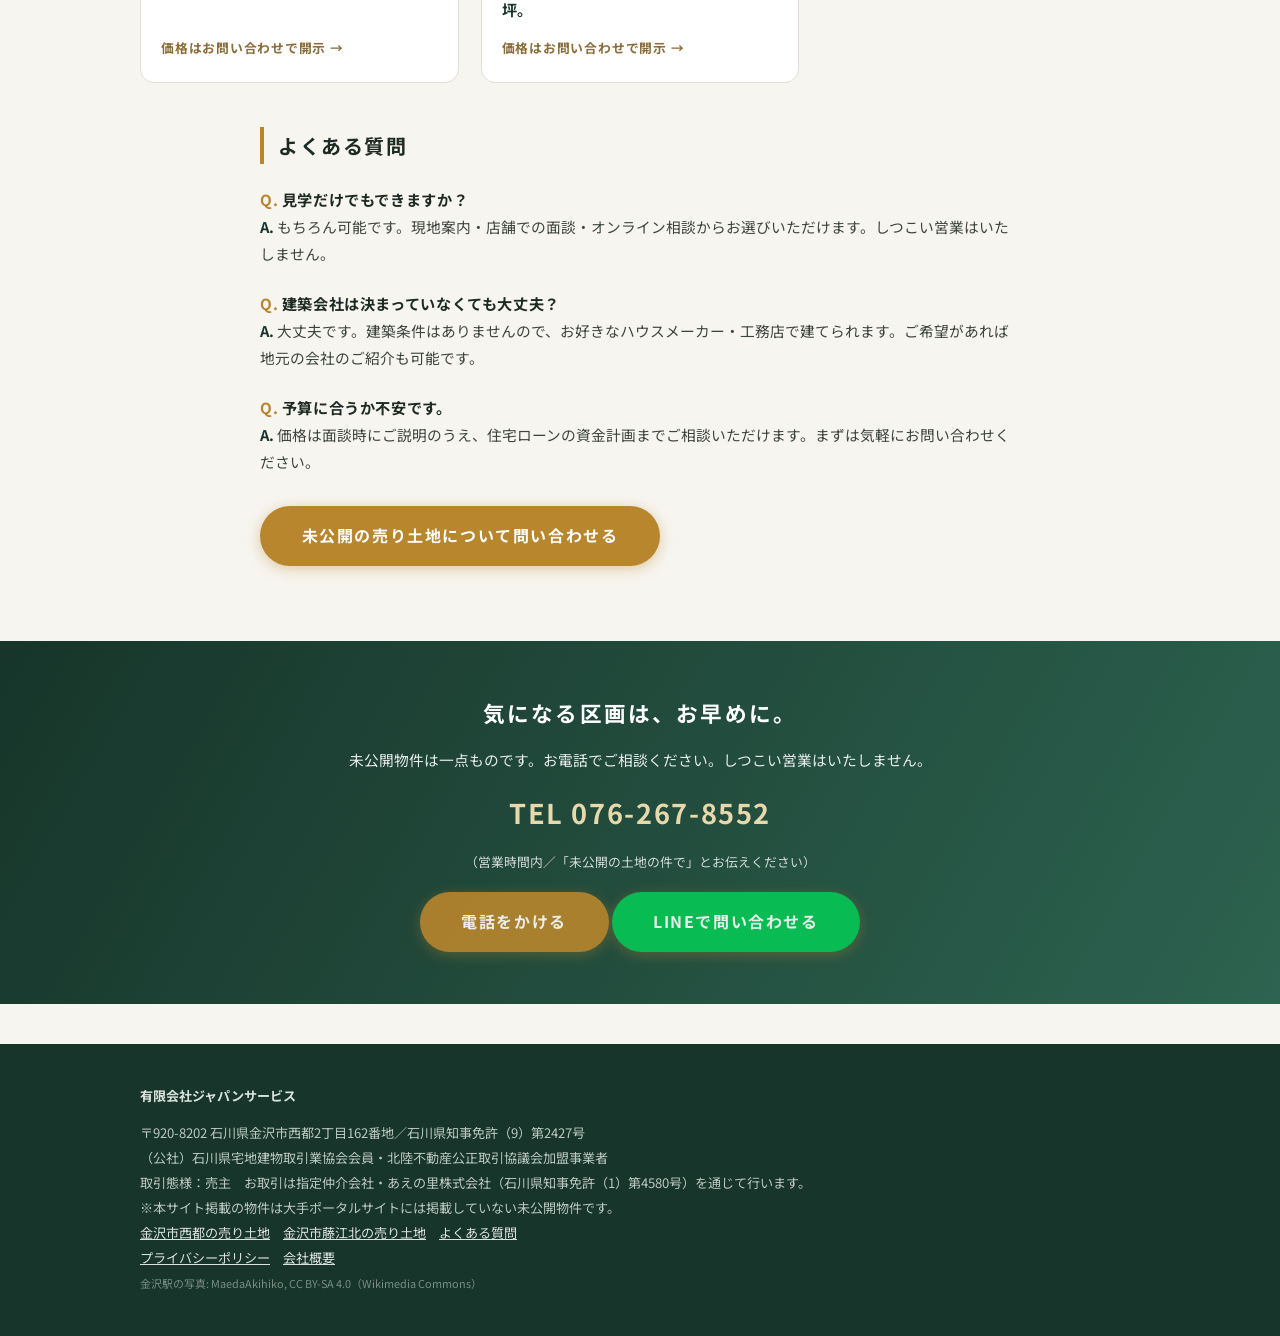
<file: area/fujiekita.html>
<!DOCTYPE html>
<html lang="ja">
<head>
<meta charset="UTF-8">
<meta name="viewport" content="width=device-width, initial-scale=1">
<title>金沢市藤江北の売り土地・土地探しガイド｜未公開分譲地2区画｜ジャパンサービス</title>
<meta name="description" content="金沢市藤江北で売り土地・土地をお探しの方へ。大徳小学校区の住環境と、ポータル非掲載の未公開売り土地2区画（120坪・139坪、分割可）を地元不動産会社がご紹介します。">
<link rel="canonical" href="https://aenosato.github.io/area/fujiekita.html">
<meta property="og:title" content="金沢市藤江北の売り土地・土地探しガイド｜未公開分譲地2区画｜ジャパンサービス">
<meta property="og:description" content="金沢市藤江北で売り土地・土地をお探しの方へ。大徳小学校区の住環境と、ポータル非掲載の未公開売り土地2区画（120坪・139坪、分割可）を地元不動産会社がご紹介します。">
<meta property="og:type" content="website">
<meta property="og:url" content="https://aenosato.github.io/area/fujiekita.html">
<meta property="og:image" content="https://aenosato.github.io/img/ogp.png">
<meta name="twitter:card" content="summary_large_image">
<link rel="preconnect" href="https://fonts.googleapis.com">
<link href="https://fonts.googleapis.com/css2?family=Noto+Sans+JP:wght@400;600;700&family=Noto+Serif+JP:wght@600;700&display=swap" rel="stylesheet">
<link rel="stylesheet" href="/style.css">
<!-- Google tag (gtag.js) -->
<script async src="https://www.googletagmanager.com/gtag/js?id=G-DY3NSJYX80"></script>
<script>window.dataLayer=window.dataLayer||[];function gtag(){dataLayer.push(arguments);}gtag('js',new Date());gtag('config','G-DY3NSJYX80');
document.addEventListener('click',function(e){var a=e.target.closest&&e.target.closest('a');if(!a)return;var h=a.getAttribute('href')||'';
if(h.indexOf('tel:')===0)gtag('event','tel_click',{page:location.pathname});
else if(a.classList.contains('line-btn'))gtag('event','line_click',{page:location.pathname});
else if(a.classList.contains('btn')||a.classList.contains('cta'))gtag('event','cta_click',{page:location.pathname,label:a.textContent.trim()});});</script>

<script type="application/ld+json">
{"@context":"https://schema.org","@type":"BreadcrumbList","itemListElement":[
{"@type":"ListItem","position":1,"name":"ホーム","item":"https://aenosato.github.io/"},
{"@type":"ListItem","position":2,"name":"金沢市藤江北の売り土地ガイド","item":"https://aenosato.github.io/area/fujiekita.html"}]}
</script>
</head>
<body>
<header class="site"><div class="wrap">
<a class="brand" href="/">ジャパンサービス<small>KANAZAWA OFF-MARKET LAND</small></a>
<div class="htel"><a href="tel:076-267-8552">TEL 076-267-8552</a><small>未公開物件のご相談はお気軽に</small></div>
<nav class="g"><a href="/#lands">物件一覧</a><a href="/faq.html">よくある質問</a><a href="/company.html">会社概要</a><a class="cta" href="/contact.html">お問い合わせ</a></nav>
</div></header>

<div class="area-hero photo"><div class="bg" style="background-image:url(/img/photo/kencho_view.jpg)"></div><div class="shade"></div><span class="imgnote">写真：石川県庁展望ロビーからの眺め（Nryate／CC BY-SA 4.0）／一部イメージ写真</span><div class="wrap" style="position:relative;z-index:2">
<span class="tag" style="display:inline-block;border:1px solid rgba(255,255,255,.5);border-radius:999px;padding:.25em 1.2em;font-size:.75rem;letter-spacing:.25em;margin-bottom:1em;color:#e8d9ac">AREA GUIDE</span>
<h1>金沢市藤江北で「土地」をお探しの方へ</h1>
<p>大徳小学校区で人気の藤江北。歩道付き道路に面した未公開の売り土地を、地元のジャパンサービスがご紹介します。</p>
</div></div>
<section><div class="wrap">
<article class="guide">

<h2>金沢市藤江北は、こんな街</h2>
<p>藤江北（ふじえきた）は金沢市西部の住宅エリアで、金沢駅まで車で約10分。昔ながらの住宅地と区画整理で生まれた新しい街区が共存し、落ち着いた住環境が保たれています。人気の理由のひとつが<strong>大徳小学校区</strong>であること。学区で土地を探すご家族からの指名が多いエリアです。</p>
<h2>暮らしの環境（学区・買い物・公園）</h2>
<ul>
<li><strong>学区</strong>：大徳小学校・大徳中学校。徒歩通学圏に藤江北中央公園などの公園もあります。</li>
<li><strong>買い物</strong>：スーパー・ドラッグストア・飲食店が生活圏内。国道8号沿いのロードサイド店も車ですぐです。</li>
<li><strong>交通</strong>：金沢駅・県庁方面へ車約10分。バス路線も利用できます。</li>
</ul>
<h2>藤江北の売り土地の特徴と探し方</h2>
<p>藤江北で売り土地を探すと、既存住宅地の建て替え用地か、たまに出る区画整理地内の整形地に大きく分かれます。特に<strong>歩道付きの広い道路に面した整形地</strong>は数が限られ、ポータルサイトに出る前に売れてしまうことも珍しくありません。</p>
<p>当社は現在、藤江北一丁目で<strong>ポータルサイト非掲載の売り土地を2区画</strong>お預かりしています。どちらも歩道付き11.5ｍ道路に面した二方道路の角地で、120坪・139坪。2区画への分割にも対応できるため、60〜70坪で探している方もご相談いただけます。価格と正確な所在地は、お問い合わせいただいた方にだけご案内しています。</p>

<h2>現在ご案内できる未公開の売り土地</h2>
<p>下記の物件はスーモ・アットホーム等には掲載していません。地番と価格は、お問い合わせいただいた方にだけ開示しています。</p>
</article>
<div class="cards" style="margin:1.6em 0"><a class="card" href="/land/fujiekita-a.html">
<div class="fig"><img src="/img/lot-a.svg" alt="藤江北一丁目 A区画 区画イメージ" loading="lazy"></div>
<div class="body"><span class="badge">未公開</span><h3>藤江北一丁目 A区画</h3>
<div class="meta">139.12坪（459.91㎡）</div><p class="catch">歩道のある通りに、南向きで暮らす。</p>
<div class="price">価格はお問い合わせで開示 →</div></div></a><a class="card" href="/land/fujiekita-b.html">
<div class="fig"><img src="/img/lot-b.svg" alt="藤江北一丁目 B区画 区画イメージ" loading="lazy"></div>
<div class="body"><span class="badge">未公開</span><h3>藤江北一丁目 B区画</h3>
<div class="meta">120.64坪（398.80㎡）</div><p class="catch">角地×隅切。車の出入りがしやすい120坪。</p>
<div class="price">価格はお問い合わせで開示 →</div></div></a></div>
<article class="guide">
<h2>よくある質問</h2>
<dl class="faq">
<dt>見学だけでもできますか？</dt><dd>もちろん可能です。現地案内・店舗での面談・オンライン相談からお選びいただけます。しつこい営業はいたしません。</dd>
<dt>建築会社は決まっていなくても大丈夫？</dt><dd>大丈夫です。建築条件はありませんので、お好きなハウスメーカー・工務店で建てられます。ご希望があれば地元の会社のご紹介も可能です。</dd>
<dt>予算に合うか不安です。</dt><dd>価格は面談時にご説明のうえ、住宅ローンの資金計画までご相談いただけます。まずは気軽にお問い合わせください。</dd>
</dl>
<p style="margin-top:2em"><a class="btn" href="/contact.html">未公開の売り土地について問い合わせる</a></p>
</article>
</div></section>

<div class="cta-band"><div class="wrap">
<h2>気になる区画は、お早めに。</h2>
<p>未公開物件は一点ものです。お電話でご相談ください。しつこい営業はいたしません。</p>
<a class="tel" href="tel:076-267-8552">TEL 076-267-8552</a>
<p style="font-size:.8rem;opacity:.8">（営業時間内／「未公開の土地の件で」とお伝えください）</p>
<p style="margin-top:1.2em"><a class="btn" href="tel:076-267-8552">電話をかける</a> <a class="btn line-btn" href="https://lin.ee/kzL45s6" target="_blank" rel="noopener">LINEで問い合わせる</a></p>
</div></div>
<footer class="site"><div class="wrap">
<strong>有限会社ジャパンサービス</strong>
<div class="license">〒920-8202 石川県金沢市西都2丁目162番地／石川県知事免許（9）第2427号<br>
（公社）石川県宅地建物取引業協会会員・北陸不動産公正取引協議会加盟事業者<br>
取引態様：売主　お取引は指定仲介会社・あえの里株式会社（石川県知事免許（1）第4580号）を通じて行います。<br>
※本サイト掲載の物件は大手ポータルサイトには掲載していない未公開物件です。<br>
<a href="/area/saito.html">金沢市西都の売り土地</a>　<a href="/area/fujiekita.html">金沢市藤江北の売り土地</a>　<a href="/faq.html">よくある質問</a><br>
<a href="/privacy.html">プライバシーポリシー</a>　<a href="/company.html">会社概要</a><br>
<span style="font-size:.68rem;opacity:.6">金沢駅の写真: MaedaAkihiko, CC BY-SA 4.0（Wikimedia Commons）</span></div>
</div></footer>

<div class="fixbar"><a class="btn line-btn" href="https://lin.ee/kzL45s6" target="_blank" rel="noopener">LINEで相談</a><a class="btn" href="tel:076-267-8552">電話をかける</a></div>
<div class="nudge" id="nudge" role="dialog" aria-label="お問い合わせのご案内"><button class="pop-close" id="nudge-close" aria-label="閉じる">✕</button>
<h4>LINEで気軽にご質問ください</h4><p>友だち追加して「未公開の土地の件で」と送るだけ。地番・価格・区画図をご案内します。</p>
<a class="btn line-btn" href="https://lin.ee/kzL45s6" target="_blank" rel="noopener">LINEで問い合わせる</a></div>
<div class="modal-bg" id="exit-bg"><div class="modal" role="dialog" aria-modal="true" aria-label="お問い合わせのご案内"><button class="pop-close" id="exit-close" aria-label="閉じる">✕</button>
<h4>お問い合わせは、お済みですか？</h4><p>地番・価格は、お電話またはLINEでのみご案内しています。<br>LINEなら一言送るだけで大丈夫です。しつこい営業はいたしません。</p>
<a class="btn line-btn" href="https://lin.ee/kzL45s6" target="_blank" rel="noopener">LINEで問い合わせる</a><a class="btn" href="tel:076-267-8552">電話をかける</a>
<button class="later" id="exit-later">あとで検討する</button></div></div>
<script>(function(){
var nudge=document.getElementById('nudge'),exitBg=document.getElementById('exit-bg');if(!nudge||!exitBg)return;
function track(n,p){try{if(typeof gtag==='function')gtag('event',n,p||{});}catch(e){}}
var shownNudge=false,shownExit=false,leavingViaLink=false;
function openExit(){if(shownExit)return;shownExit=true;nudge.classList.remove('show');exitBg.classList.add('show');track('popup_view',{popup_type:'exit_modal'});}
function closeExit(){if(exitBg.classList.contains('show'))track('popup_close',{popup_type:'exit_modal'});exitBg.classList.remove('show');}
var idleTimer=null;
window.addEventListener('scroll',function(){if(shownNudge)return;clearTimeout(idleTimer);if(window.scrollY>300){idleTimer=setTimeout(function(){if(shownNudge||exitBg.classList.contains('show'))return;shownNudge=true;nudge.classList.add('show');track('popup_view',{popup_type:'nudge'});},1600);}},{passive:true});
document.getElementById('nudge-close').addEventListener('click',function(){nudge.classList.remove('show');track('popup_close',{popup_type:'nudge'});});
document.addEventListener('click',function(e){if(e.target.closest&&e.target.closest('a')){leavingViaLink=true;setTimeout(function(){leavingViaLink=false;},3000);}},true);
window.addEventListener('beforeunload',function(e){if(leavingViaLink||shownExit)return;e.preventDefault();e.returnValue='';setTimeout(openExit,600);});
document.addEventListener('mouseout',function(e){if(e.relatedTarget||e.clientY>10)return;openExit();});
try{history.pushState({js:1},'');window.addEventListener('popstate',function(){if(!shownExit){openExit();history.pushState({js:2},'');}});}catch(e){}
document.getElementById('exit-close').addEventListener('click',closeExit);document.getElementById('exit-later').addEventListener('click',closeExit);
exitBg.addEventListener('click',function(e){if(e.target===exitBg)closeExit();});
})();</script>

<script>
const io=new IntersectionObserver(es=>es.forEach(e=>{if(e.isIntersecting){e.target.classList.add('in');io.unobserve(e.target)}}),{threshold:.12});
document.querySelectorAll('section .wrap>*,.cards>*,.steps>div').forEach(el=>{el.classList.add('fade');io.observe(el)});
</script>
</body>
</html>
</file>
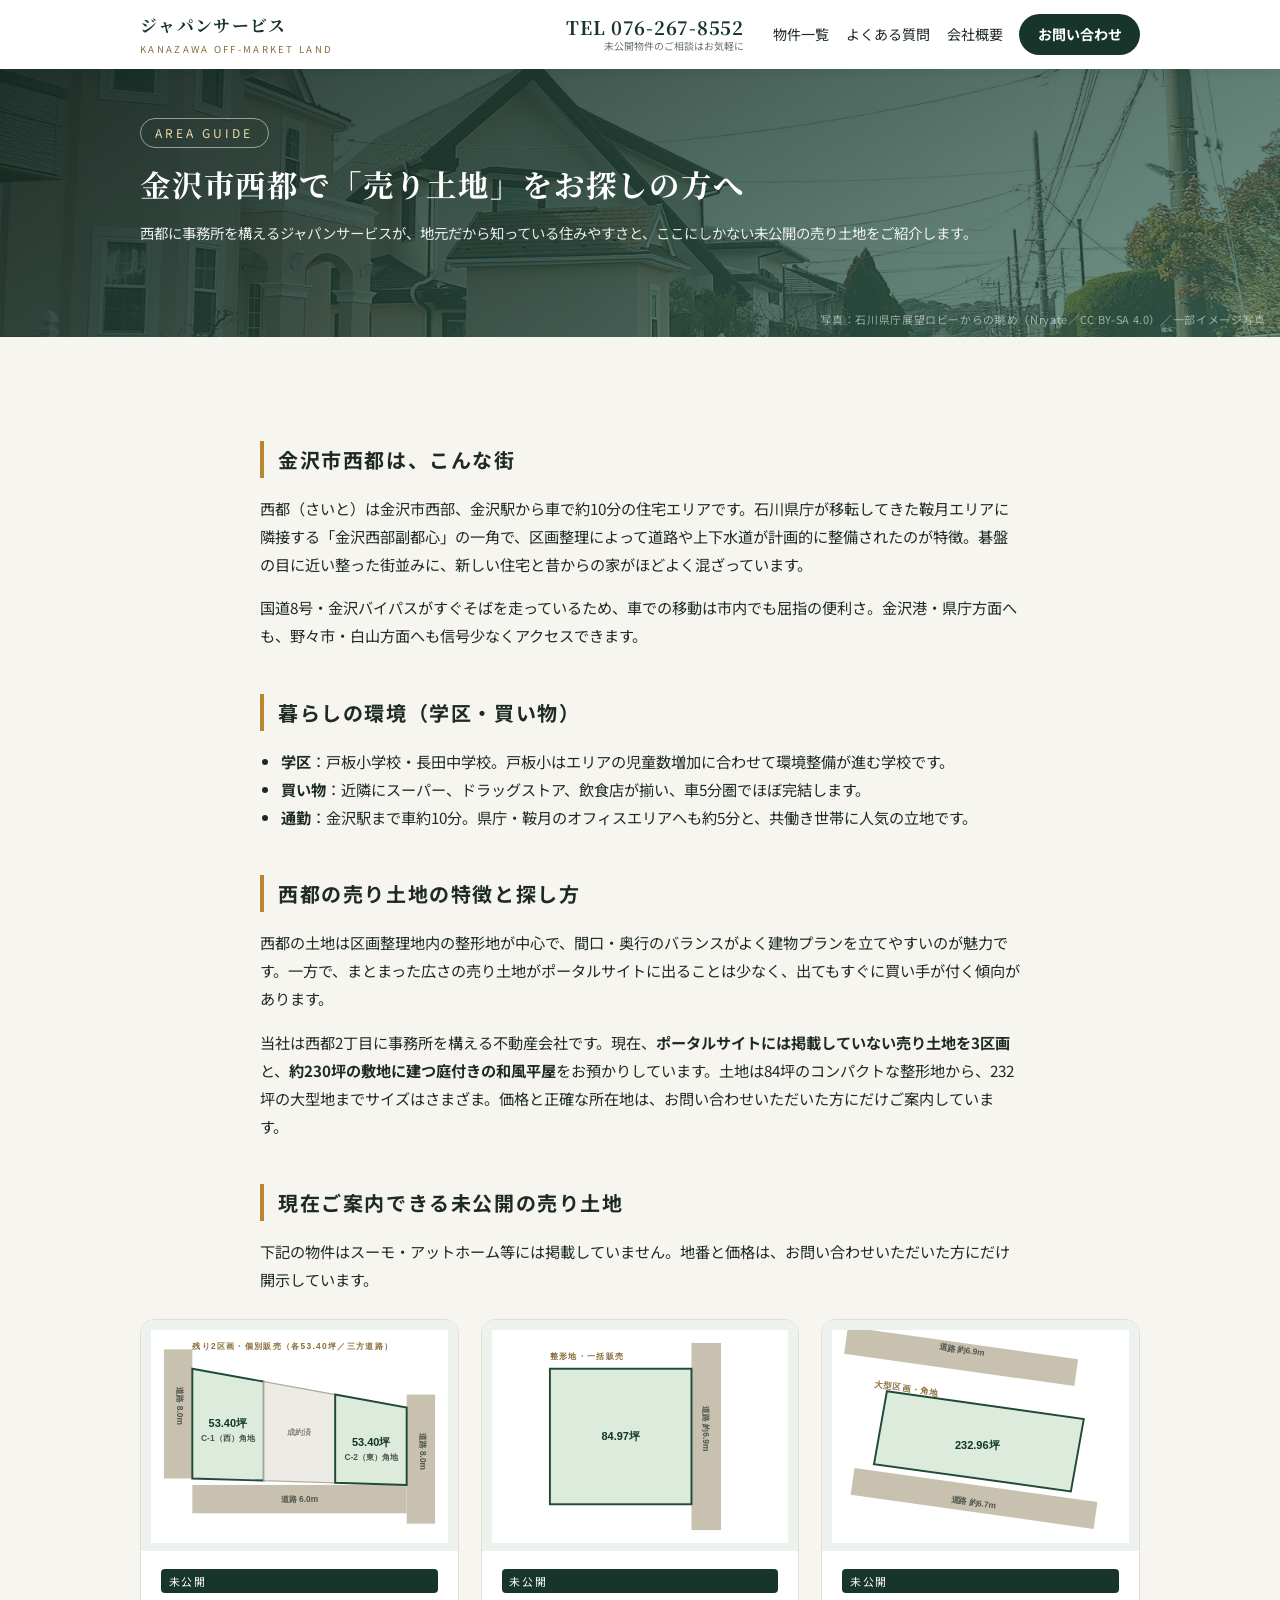
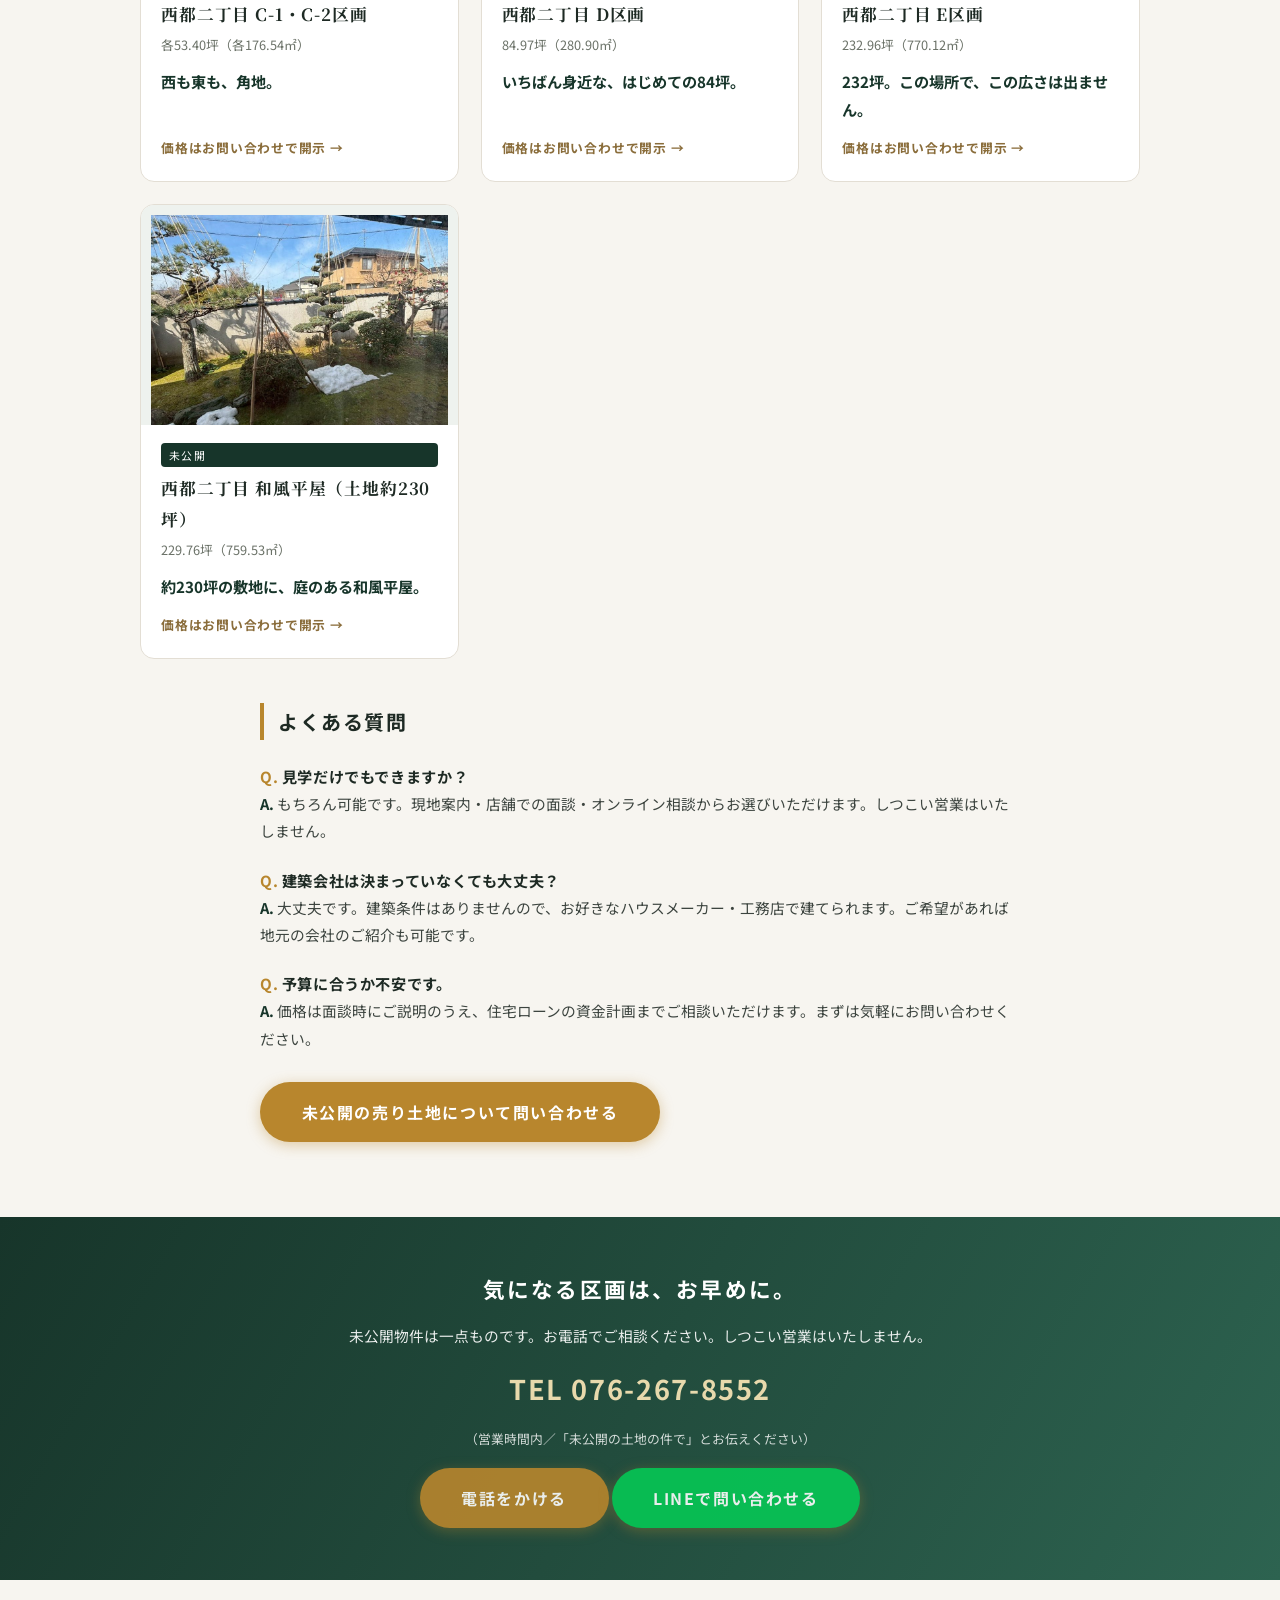
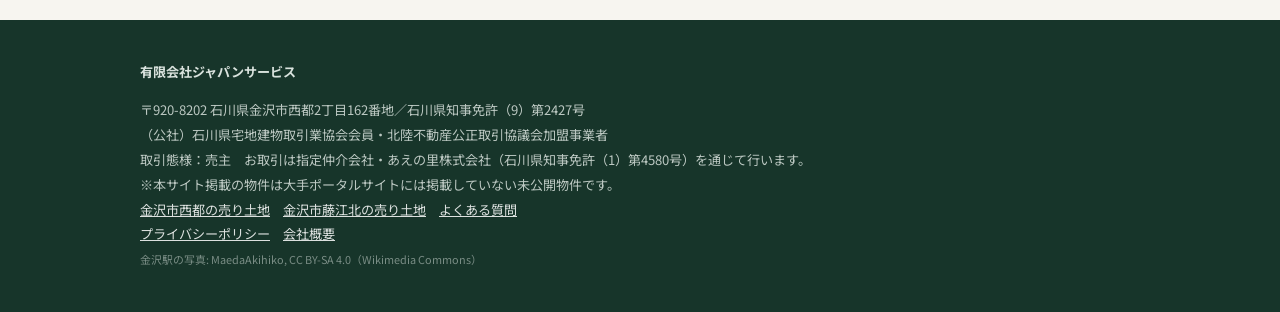
<file: area/saito.html>
<!DOCTYPE html>
<html lang="ja">
<head>
<meta charset="UTF-8">
<meta name="viewport" content="width=device-width, initial-scale=1">
<title>金沢市西都の売り土地・住みやすさガイド｜未公開分譲地3区画｜ジャパンサービス</title>
<meta name="description" content="金沢市西都で売り土地をお探しの方へ。西都に事務所を構える地元不動産会社が、住みやすさ・学区・土地の特徴と、ポータル非掲載の未公開売り土地3区画（84坪〜232坪）をご紹介します。">
<link rel="canonical" href="https://aenosato.github.io/area/saito.html">
<meta property="og:title" content="金沢市西都の売り土地・住みやすさガイド｜未公開分譲地3区画｜ジャパンサービス">
<meta property="og:description" content="金沢市西都で売り土地をお探しの方へ。西都に事務所を構える地元不動産会社が、住みやすさ・学区・土地の特徴と、ポータル非掲載の未公開売り土地3区画（84坪〜232坪）をご紹介します。">
<meta property="og:type" content="website">
<meta property="og:url" content="https://aenosato.github.io/area/saito.html">
<meta property="og:image" content="https://aenosato.github.io/img/ogp.png">
<meta name="twitter:card" content="summary_large_image">
<link rel="preconnect" href="https://fonts.googleapis.com">
<link href="https://fonts.googleapis.com/css2?family=Noto+Sans+JP:wght@400;600;700&family=Noto+Serif+JP:wght@600;700&display=swap" rel="stylesheet">
<link rel="stylesheet" href="/style.css">
<!-- Google tag (gtag.js) -->
<script async src="https://www.googletagmanager.com/gtag/js?id=G-DY3NSJYX80"></script>
<script>window.dataLayer=window.dataLayer||[];function gtag(){dataLayer.push(arguments);}gtag('js',new Date());gtag('config','G-DY3NSJYX80');
document.addEventListener('click',function(e){var a=e.target.closest&&e.target.closest('a');if(!a)return;var h=a.getAttribute('href')||'';
if(h.indexOf('tel:')===0)gtag('event','tel_click',{page:location.pathname});
else if(a.classList.contains('line-btn'))gtag('event','line_click',{page:location.pathname});
else if(a.classList.contains('btn')||a.classList.contains('cta'))gtag('event','cta_click',{page:location.pathname,label:a.textContent.trim()});});</script>

<script type="application/ld+json">
{"@context":"https://schema.org","@type":"BreadcrumbList","itemListElement":[
{"@type":"ListItem","position":1,"name":"ホーム","item":"https://aenosato.github.io/"},
{"@type":"ListItem","position":2,"name":"金沢市西都の売り土地ガイド","item":"https://aenosato.github.io/area/saito.html"}]}
</script>
</head>
<body>
<header class="site"><div class="wrap">
<a class="brand" href="/">ジャパンサービス<small>KANAZAWA OFF-MARKET LAND</small></a>
<div class="htel"><a href="tel:076-267-8552">TEL 076-267-8552</a><small>未公開物件のご相談はお気軽に</small></div>
<nav class="g"><a href="/#lands">物件一覧</a><a href="/faq.html">よくある質問</a><a href="/company.html">会社概要</a><a class="cta" href="/contact.html">お問い合わせ</a></nav>
</div></header>

<div class="area-hero photo"><div class="bg" style="background-image:url(/img/photo/street3.jpg)"></div><div class="shade"></div><span class="imgnote">写真：石川県庁展望ロビーからの眺め（Nryate／CC BY-SA 4.0）／一部イメージ写真</span><div class="wrap" style="position:relative;z-index:2">
<span class="tag" style="display:inline-block;border:1px solid rgba(255,255,255,.5);border-radius:999px;padding:.25em 1.2em;font-size:.75rem;letter-spacing:.25em;margin-bottom:1em;color:#e8d9ac">AREA GUIDE</span>
<h1>金沢市西都で「売り土地」をお探しの方へ</h1>
<p>西都に事務所を構えるジャパンサービスが、地元だから知っている住みやすさと、ここにしかない未公開の売り土地をご紹介します。</p>
</div></div>
<section><div class="wrap">
<article class="guide">

<h2>金沢市西都は、こんな街</h2>
<p>西都（さいと）は金沢市西部、金沢駅から車で約10分の住宅エリアです。石川県庁が移転してきた鞍月エリアに隣接する「金沢西部副都心」の一角で、区画整理によって道路や上下水道が計画的に整備されたのが特徴。碁盤の目に近い整った街並みに、新しい住宅と昔からの家がほどよく混ざっています。</p>
<p>国道8号・金沢バイパスがすぐそばを走っているため、車での移動は市内でも屈指の便利さ。金沢港・県庁方面へも、野々市・白山方面へも信号少なくアクセスできます。</p>
<h2>暮らしの環境（学区・買い物）</h2>
<ul>
<li><strong>学区</strong>：戸板小学校・長田中学校。戸板小はエリアの児童数増加に合わせて環境整備が進む学校です。</li>
<li><strong>買い物</strong>：近隣にスーパー、ドラッグストア、飲食店が揃い、車5分圏でほぼ完結します。</li>
<li><strong>通勤</strong>：金沢駅まで車約10分。県庁・鞍月のオフィスエリアへも約5分と、共働き世帯に人気の立地です。</li>
</ul>
<h2>西都の売り土地の特徴と探し方</h2>
<p>西都の土地は区画整理地内の整形地が中心で、間口・奥行のバランスがよく建物プランを立てやすいのが魅力です。一方で、まとまった広さの売り土地がポータルサイトに出ることは少なく、出てもすぐに買い手が付く傾向があります。</p>
<p>当社は西都2丁目に事務所を構える不動産会社です。現在、<strong>ポータルサイトには掲載していない売り土地を3区画</strong>と、<strong>約230坪の敷地に建つ庭付きの和風平屋</strong>をお預かりしています。土地は84坪のコンパクトな整形地から、232坪の大型地までサイズはさまざま。価格と正確な所在地は、お問い合わせいただいた方にだけご案内しています。</p>

<h2>現在ご案内できる未公開の売り土地</h2>
<p>下記の物件はスーモ・アットホーム等には掲載していません。地番と価格は、お問い合わせいただいた方にだけ開示しています。</p>
</article>
<div class="cards" style="margin:1.6em 0"><a class="card" href="/land/saito-c.html">
<div class="fig"><img src="/img/lot-c.svg" alt="西都二丁目 C-1・C-2区画 区画イメージ" loading="lazy"></div>
<div class="body"><span class="badge">未公開</span><h3>西都二丁目 C-1・C-2区画</h3>
<div class="meta">各53.40坪（各176.54㎡）</div><p class="catch">西も東も、角地。</p>
<div class="price">価格はお問い合わせで開示 →</div></div></a><a class="card" href="/land/saito-d.html">
<div class="fig"><img src="/img/lot-d.svg" alt="西都二丁目 D区画 区画イメージ" loading="lazy"></div>
<div class="body"><span class="badge">未公開</span><h3>西都二丁目 D区画</h3>
<div class="meta">84.97坪（280.90㎡）</div><p class="catch">いちばん身近な、はじめての84坪。</p>
<div class="price">価格はお問い合わせで開示 →</div></div></a><a class="card" href="/land/saito-e.html">
<div class="fig"><img src="/img/lot-e.svg" alt="西都二丁目 E区画 区画イメージ" loading="lazy"></div>
<div class="body"><span class="badge">未公開</span><h3>西都二丁目 E区画</h3>
<div class="meta">232.96坪（770.12㎡）</div><p class="catch">232坪。この場所で、この広さは出ません。</p>
<div class="price">価格はお問い合わせで開示 →</div></div></a><a class="card" href="/land/saito-hiraya.html">
<div class="fig"><img src="/img/photo/hiraya-garden.jpg" alt="西都二丁目 和風平屋（土地約230坪） 庭（室内から）" loading="lazy" style="width:100%;height:210px;object-fit:cover;display:block"></div>
<div class="body"><span class="badge">未公開</span><h3>西都二丁目 和風平屋（土地約230坪）</h3>
<div class="meta">229.76坪（759.53㎡）</div><p class="catch">約230坪の敷地に、庭のある和風平屋。</p>
<div class="price">価格はお問い合わせで開示 →</div></div></a></div>
<article class="guide">
<h2>よくある質問</h2>
<dl class="faq">
<dt>見学だけでもできますか？</dt><dd>もちろん可能です。現地案内・店舗での面談・オンライン相談からお選びいただけます。しつこい営業はいたしません。</dd>
<dt>建築会社は決まっていなくても大丈夫？</dt><dd>大丈夫です。建築条件はありませんので、お好きなハウスメーカー・工務店で建てられます。ご希望があれば地元の会社のご紹介も可能です。</dd>
<dt>予算に合うか不安です。</dt><dd>価格は面談時にご説明のうえ、住宅ローンの資金計画までご相談いただけます。まずは気軽にお問い合わせください。</dd>
</dl>
<p style="margin-top:2em"><a class="btn" href="/contact.html">未公開の売り土地について問い合わせる</a></p>
</article>
</div></section>

<div class="cta-band"><div class="wrap">
<h2>気になる区画は、お早めに。</h2>
<p>未公開物件は一点ものです。お電話でご相談ください。しつこい営業はいたしません。</p>
<a class="tel" href="tel:076-267-8552">TEL 076-267-8552</a>
<p style="font-size:.8rem;opacity:.8">（営業時間内／「未公開の土地の件で」とお伝えください）</p>
<p style="margin-top:1.2em"><a class="btn" href="tel:076-267-8552">電話をかける</a> <a class="btn line-btn" href="https://lin.ee/kzL45s6" target="_blank" rel="noopener">LINEで問い合わせる</a></p>
</div></div>
<footer class="site"><div class="wrap">
<strong>有限会社ジャパンサービス</strong>
<div class="license">〒920-8202 石川県金沢市西都2丁目162番地／石川県知事免許（9）第2427号<br>
（公社）石川県宅地建物取引業協会会員・北陸不動産公正取引協議会加盟事業者<br>
取引態様：売主　お取引は指定仲介会社・あえの里株式会社（石川県知事免許（1）第4580号）を通じて行います。<br>
※本サイト掲載の物件は大手ポータルサイトには掲載していない未公開物件です。<br>
<a href="/area/saito.html">金沢市西都の売り土地</a>　<a href="/area/fujiekita.html">金沢市藤江北の売り土地</a>　<a href="/faq.html">よくある質問</a><br>
<a href="/privacy.html">プライバシーポリシー</a>　<a href="/company.html">会社概要</a><br>
<span style="font-size:.68rem;opacity:.6">金沢駅の写真: MaedaAkihiko, CC BY-SA 4.0（Wikimedia Commons）</span></div>
</div></footer>

<div class="fixbar"><a class="btn line-btn" href="https://lin.ee/kzL45s6" target="_blank" rel="noopener">LINEで相談</a><a class="btn" href="tel:076-267-8552">電話をかける</a></div>
<div class="nudge" id="nudge" role="dialog" aria-label="お問い合わせのご案内"><button class="pop-close" id="nudge-close" aria-label="閉じる">✕</button>
<h4>LINEで気軽にご質問ください</h4><p>友だち追加して「未公開の土地の件で」と送るだけ。地番・価格・区画図をご案内します。</p>
<a class="btn line-btn" href="https://lin.ee/kzL45s6" target="_blank" rel="noopener">LINEで問い合わせる</a></div>
<div class="modal-bg" id="exit-bg"><div class="modal" role="dialog" aria-modal="true" aria-label="お問い合わせのご案内"><button class="pop-close" id="exit-close" aria-label="閉じる">✕</button>
<h4>お問い合わせは、お済みですか？</h4><p>地番・価格は、お電話またはLINEでのみご案内しています。<br>LINEなら一言送るだけで大丈夫です。しつこい営業はいたしません。</p>
<a class="btn line-btn" href="https://lin.ee/kzL45s6" target="_blank" rel="noopener">LINEで問い合わせる</a><a class="btn" href="tel:076-267-8552">電話をかける</a>
<button class="later" id="exit-later">あとで検討する</button></div></div>
<script>(function(){
var nudge=document.getElementById('nudge'),exitBg=document.getElementById('exit-bg');if(!nudge||!exitBg)return;
function track(n,p){try{if(typeof gtag==='function')gtag('event',n,p||{});}catch(e){}}
var shownNudge=false,shownExit=false,leavingViaLink=false;
function openExit(){if(shownExit)return;shownExit=true;nudge.classList.remove('show');exitBg.classList.add('show');track('popup_view',{popup_type:'exit_modal'});}
function closeExit(){if(exitBg.classList.contains('show'))track('popup_close',{popup_type:'exit_modal'});exitBg.classList.remove('show');}
var idleTimer=null;
window.addEventListener('scroll',function(){if(shownNudge)return;clearTimeout(idleTimer);if(window.scrollY>300){idleTimer=setTimeout(function(){if(shownNudge||exitBg.classList.contains('show'))return;shownNudge=true;nudge.classList.add('show');track('popup_view',{popup_type:'nudge'});},1600);}},{passive:true});
document.getElementById('nudge-close').addEventListener('click',function(){nudge.classList.remove('show');track('popup_close',{popup_type:'nudge'});});
document.addEventListener('click',function(e){if(e.target.closest&&e.target.closest('a')){leavingViaLink=true;setTimeout(function(){leavingViaLink=false;},3000);}},true);
window.addEventListener('beforeunload',function(e){if(leavingViaLink||shownExit)return;e.preventDefault();e.returnValue='';setTimeout(openExit,600);});
document.addEventListener('mouseout',function(e){if(e.relatedTarget||e.clientY>10)return;openExit();});
try{history.pushState({js:1},'');window.addEventListener('popstate',function(){if(!shownExit){openExit();history.pushState({js:2},'');}});}catch(e){}
document.getElementById('exit-close').addEventListener('click',closeExit);document.getElementById('exit-later').addEventListener('click',closeExit);
exitBg.addEventListener('click',function(e){if(e.target===exitBg)closeExit();});
})();</script>

<script>
const io=new IntersectionObserver(es=>es.forEach(e=>{if(e.isIntersecting){e.target.classList.add('in');io.unobserve(e.target)}}),{threshold:.12});
document.querySelectorAll('section .wrap>*,.cards>*,.steps>div').forEach(el=>{el.classList.add('fade');io.observe(el)});
</script>
</body>
</html>
</file>
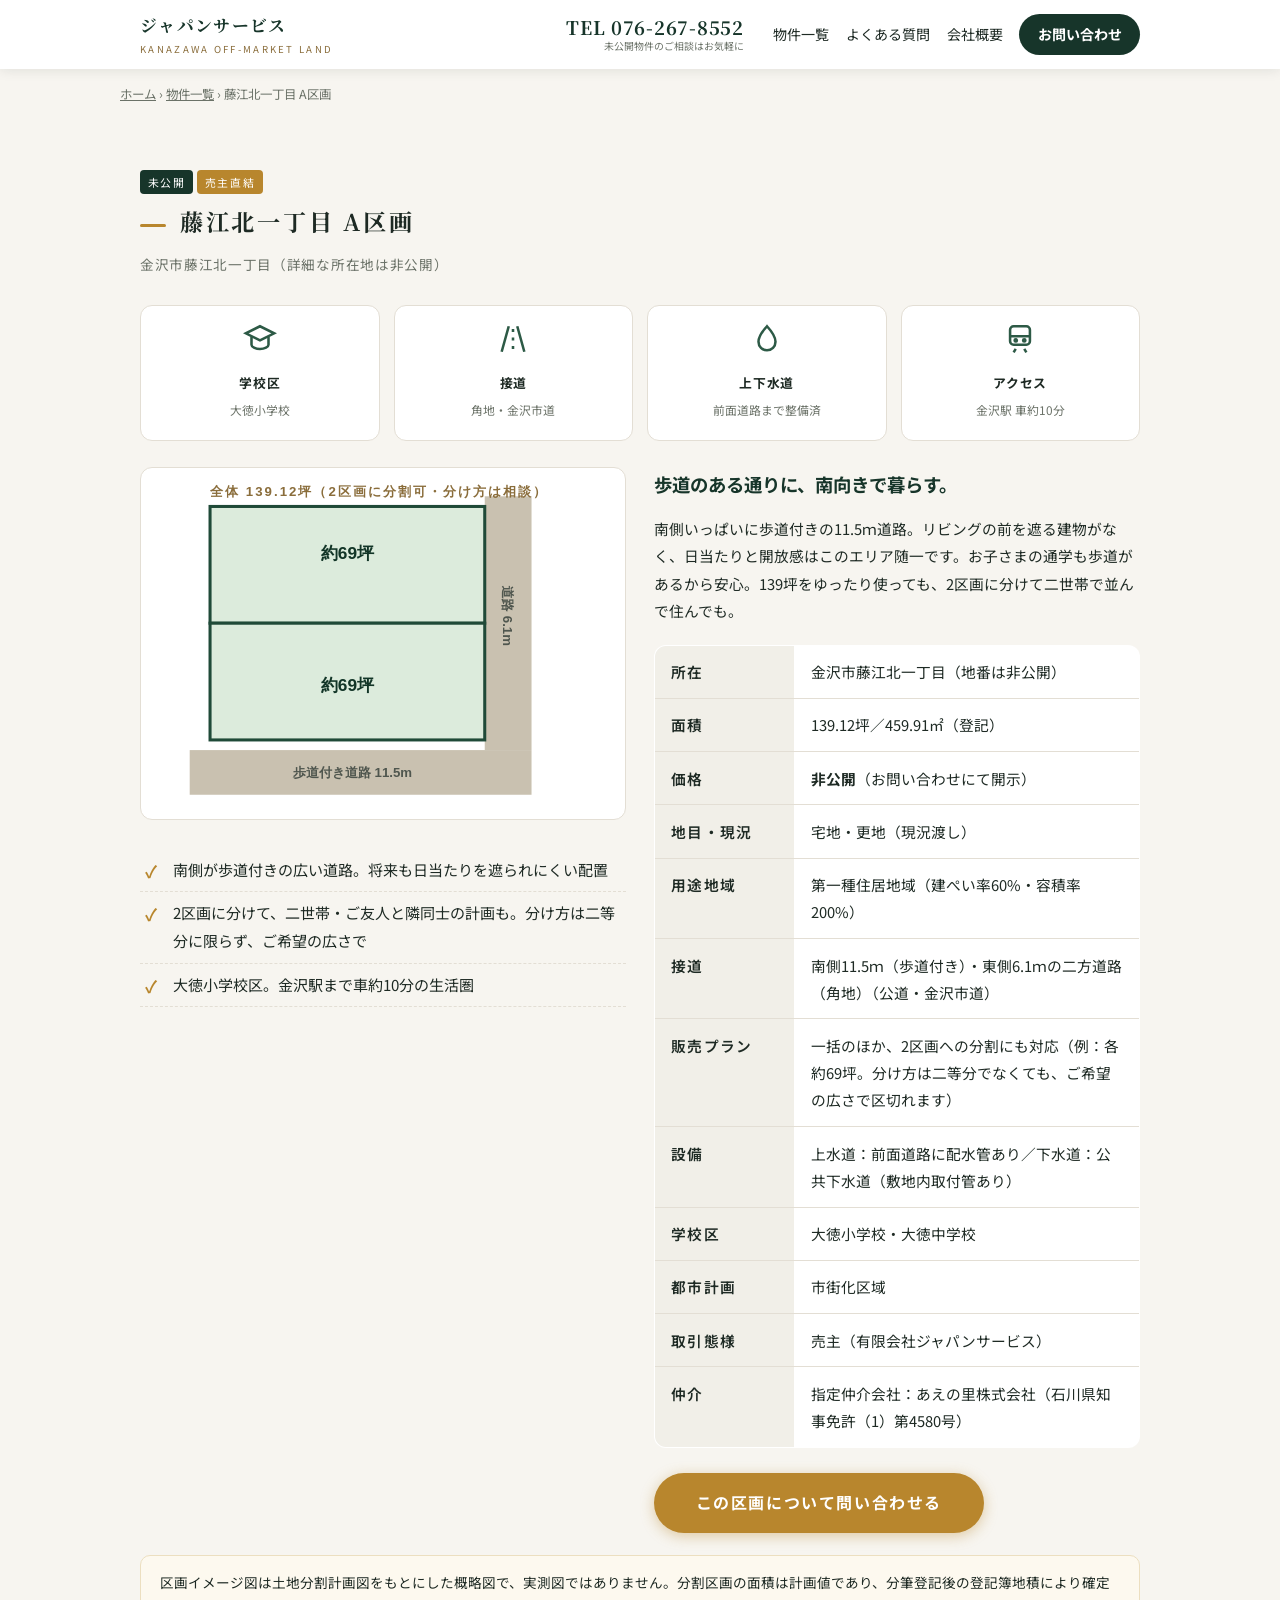
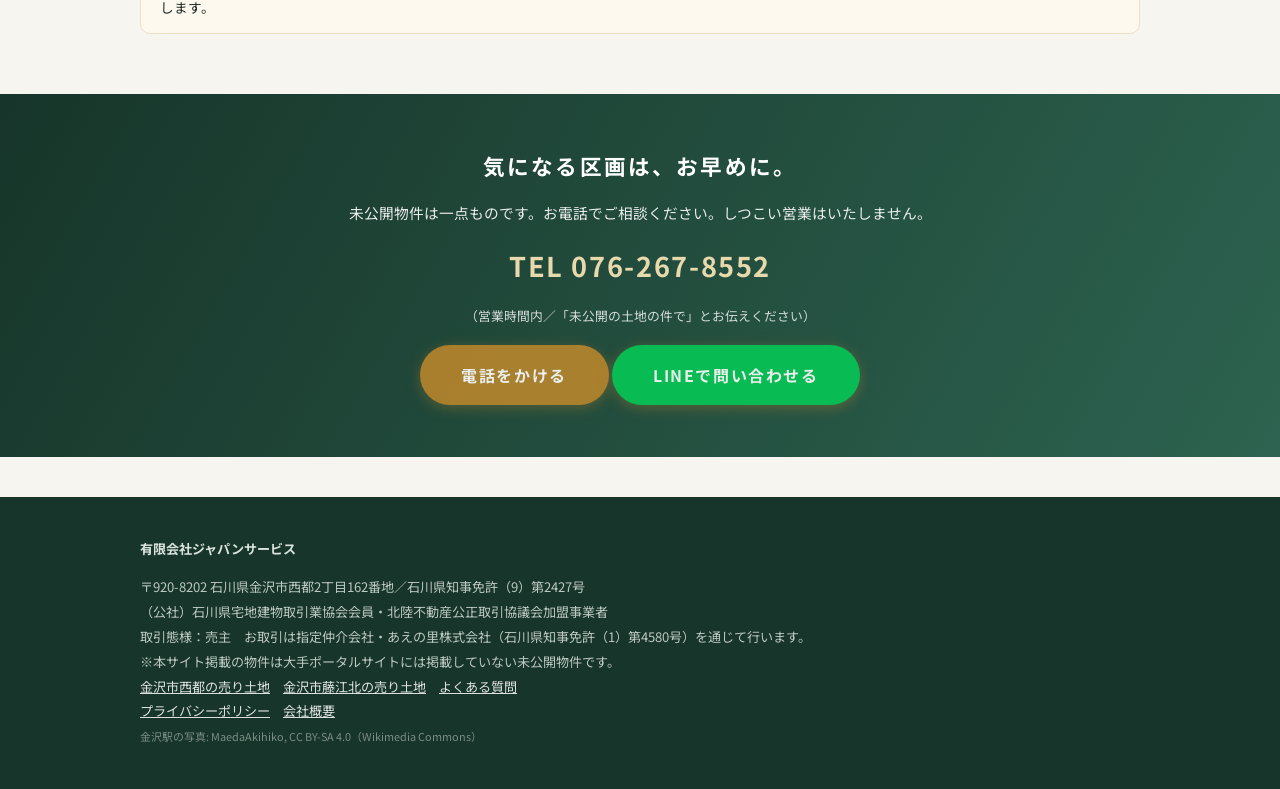
<file: land/fujiekita-a.html>
<!DOCTYPE html>
<html lang="ja">
<head>
<meta charset="UTF-8">
<meta name="viewport" content="width=device-width, initial-scale=1">
<title>藤江北一丁目 A区画｜金沢市の未公開土地（139.12坪）｜ジャパンサービス</title>
<meta name="description" content="金沢市藤江北一丁目の未公開土地139.12坪。歩道のある通りに、南向きで暮らす。 価格・地番はお問い合わせにて開示。ポータル非掲載。">
<link rel="canonical" href="https://aenosato.github.io/land/fujiekita-a.html">
<meta property="og:title" content="藤江北一丁目 A区画｜金沢市の未公開土地（139.12坪）｜ジャパンサービス">
<meta property="og:description" content="金沢市藤江北一丁目の未公開土地139.12坪。歩道のある通りに、南向きで暮らす。 価格・地番はお問い合わせにて開示。ポータル非掲載。">
<meta property="og:type" content="website">
<meta property="og:url" content="https://aenosato.github.io/land/fujiekita-a.html">
<meta property="og:image" content="https://aenosato.github.io/img/ogp.png">
<meta name="twitter:card" content="summary_large_image">
<link rel="preconnect" href="https://fonts.googleapis.com">
<link href="https://fonts.googleapis.com/css2?family=Noto+Sans+JP:wght@400;600;700&family=Noto+Serif+JP:wght@600;700&display=swap" rel="stylesheet">
<link rel="stylesheet" href="/style.css">
<!-- Google tag (gtag.js) -->
<script async src="https://www.googletagmanager.com/gtag/js?id=G-DY3NSJYX80"></script>
<script>window.dataLayer=window.dataLayer||[];function gtag(){dataLayer.push(arguments);}gtag('js',new Date());gtag('config','G-DY3NSJYX80');
document.addEventListener('click',function(e){var a=e.target.closest&&e.target.closest('a');if(!a)return;var h=a.getAttribute('href')||'';
if(h.indexOf('tel:')===0)gtag('event','tel_click',{page:location.pathname});
else if(a.classList.contains('line-btn'))gtag('event','line_click',{page:location.pathname});
else if(a.classList.contains('btn')||a.classList.contains('cta'))gtag('event','cta_click',{page:location.pathname,label:a.textContent.trim()});});</script>

<script type="application/ld+json">
{"@context":"https://schema.org","@type":"Product","name":"藤江北一丁目 A区画（未公開土地）",
"description":"歩道のある通りに、南向きで暮らす。 金沢市藤江北一丁目、139.12坪。",
"category":"土地",
"offers":{"@type":"Offer","availability":"https://schema.org/InStock","priceSpecification":{"@type":"PriceSpecification","description":"価格は非公開。お問い合わせにて開示。"},"seller":{"@type":"RealEstateAgent","name":"有限会社ジャパンサービス"}}}
</script>
<script type="application/ld+json">
{"@context":"https://schema.org","@type":"BreadcrumbList","itemListElement":[
{"@type":"ListItem","position":1,"name":"ホーム","item":"https://aenosato.github.io/"},
{"@type":"ListItem","position":2,"name":"物件一覧","item":"https://aenosato.github.io/#lands"},
{"@type":"ListItem","position":3,"name":"藤江北一丁目 A区画","item":"https://aenosato.github.io/land/fujiekita-a.html"}]}
</script>
</head>
<body>
<header class="site"><div class="wrap">
<a class="brand" href="/">ジャパンサービス<small>KANAZAWA OFF-MARKET LAND</small></a>
<div class="htel"><a href="tel:076-267-8552">TEL 076-267-8552</a><small>未公開物件のご相談はお気軽に</small></div>
<nav class="g"><a href="/#lands">物件一覧</a><a href="/faq.html">よくある質問</a><a href="/company.html">会社概要</a><a class="cta" href="/contact.html">お問い合わせ</a></nav>
</div></header>

<div class="wrap crumb"><a href="/">ホーム</a> › <a href="/#lands">物件一覧</a> › 藤江北一丁目 A区画</div>
<section><div class="wrap">
<span class="badge">未公開</span> <span class="badge gold">売主直結</span>
<h2 class="sec">藤江北一丁目 A区画</h2>
<p class="sec-sub">金沢市藤江北一丁目（詳細な所在地は非公開）</p>
<div class="feat">
<div><svg viewBox="0 0 24 24" fill="none" stroke="#2d5a46" stroke-width="1.8"><path d="M12 3 2 8l10 5 10-5-10-5Z"/><path d="M6 10.5V16c0 1.5 2.7 3 6 3s6-1.5 6-3v-5.5"/></svg><b>学校区</b><span>大徳小学校</span></div>
<div><svg viewBox="0 0 24 24" fill="none" stroke="#2d5a46" stroke-width="1.8"><path d="M4 21 9 3M20 21 15 3"/><path d="M12 5v3M12 11v3M12 17v3" stroke-dasharray="2 2"/></svg><b>接道</b><span>角地・金沢市道</span></div>
<div><svg viewBox="0 0 24 24" fill="none" stroke="#2d5a46" stroke-width="1.8"><path d="M12 3s6 6.5 6 11a6 6 0 1 1-12 0c0-4.5 6-11 6-11Z"/></svg><b>上下水道</b><span>前面道路まで整備済</span></div>
<div><svg viewBox="0 0 24 24" fill="none" stroke="#2d5a46" stroke-width="1.8"><rect x="5" y="3" width="14" height="13" rx="2.5"/><path d="M5 10h14M9 19l-1.5 2.5M15 19l1.5 2.5"/><circle cx="9" cy="13" r=".8"/><circle cx="15" cy="13" r=".8"/></svg><b>アクセス</b><span>金沢駅 車約10分</span></div>
</div>
<div style="display:grid;grid-template-columns:repeat(auto-fit,minmax(300px,1fr));gap:28px;align-items:start">
<div><img src="/img/lot-a.svg" alt="藤江北一丁目 A区画 区画イメージ図" style="background:#fff;border:1px solid var(--line);border-radius:12px;padding:8px">
<ul class="points"><li>南側が歩道付きの広い道路。将来も日当たりを遮られにくい配置</li><li>2区画に分けて、二世帯・ご友人と隣同士の計画も。分け方は二等分に限らず、ご希望の広さで</li><li>大徳小学校区。金沢駅まで車約10分の生活圏</li></ul></div>
<div>
<p style="font-size:1.15rem;font-weight:700;color:var(--deep);margin-bottom:.8em">歩道のある通りに、南向きで暮らす。</p>
<p style="font-size:.92rem">南側いっぱいに歩道付きの11.5ｍ道路。リビングの前を遮る建物がなく、日当たりと開放感はこのエリア随一です。お子さまの通学も歩道があるから安心。139坪をゆったり使っても、2区画に分けて二世帯で並んで住んでも。</p>
<table class="spec" style="margin-top:1.4em">
<tr><th>所在</th><td>金沢市藤江北一丁目（地番は非公開）</td></tr>
<tr><th>面積</th><td>139.12坪／459.91㎡（登記）</td></tr>
<tr><th>価格</th><td><strong>非公開</strong>（お問い合わせにて開示）</td></tr>
<tr><th>地目・現況</th><td>宅地・更地（現況渡し）</td></tr>
<tr><th>用途地域</th><td>第一種住居地域（建ぺい率60%・容積率200%）</td></tr>
<tr><th>接道</th><td>南側11.5ｍ（歩道付き）・東側6.1ｍの二方道路（角地）（公道・金沢市道）</td></tr>
<tr><th>販売プラン</th><td>一括のほか、2区画への分割にも対応（例：各約69坪。分け方は二等分でなくても、ご希望の広さで区切れます）</td></tr>
<tr><th>設備</th><td>上水道：前面道路に配水管あり／下水道：公共下水道（敷地内取付管あり）</td></tr>
<tr><th>学校区</th><td>大徳小学校・大徳中学校</td></tr>
<tr><th>都市計画</th><td>市街化区域</td></tr>
<tr><th>取引態様</th><td>売主（有限会社ジャパンサービス）</td></tr>
<tr><th>仲介</th><td>指定仲介会社：あえの里株式会社（石川県知事免許（1）第4580号）</td></tr>
</table>
<p style="margin-top:1.6em"><a class="btn" href="/contact.html?land=fujiekita-a">この区画について問い合わせる</a></p>
</div></div>

<div class="note">区画イメージ図は土地分割計画図をもとにした概略図で、実測図ではありません。分割区画の面積は計画値であり、分筆登記後の登記簿地積により確定します。</div>
</div></section>

<div class="cta-band"><div class="wrap">
<h2>気になる区画は、お早めに。</h2>
<p>未公開物件は一点ものです。お電話でご相談ください。しつこい営業はいたしません。</p>
<a class="tel" href="tel:076-267-8552">TEL 076-267-8552</a>
<p style="font-size:.8rem;opacity:.8">（営業時間内／「未公開の土地の件で」とお伝えください）</p>
<p style="margin-top:1.2em"><a class="btn" href="tel:076-267-8552">電話をかける</a> <a class="btn line-btn" href="https://lin.ee/kzL45s6" target="_blank" rel="noopener">LINEで問い合わせる</a></p>
</div></div>
<footer class="site"><div class="wrap">
<strong>有限会社ジャパンサービス</strong>
<div class="license">〒920-8202 石川県金沢市西都2丁目162番地／石川県知事免許（9）第2427号<br>
（公社）石川県宅地建物取引業協会会員・北陸不動産公正取引協議会加盟事業者<br>
取引態様：売主　お取引は指定仲介会社・あえの里株式会社（石川県知事免許（1）第4580号）を通じて行います。<br>
※本サイト掲載の物件は大手ポータルサイトには掲載していない未公開物件です。<br>
<a href="/area/saito.html">金沢市西都の売り土地</a>　<a href="/area/fujiekita.html">金沢市藤江北の売り土地</a>　<a href="/faq.html">よくある質問</a><br>
<a href="/privacy.html">プライバシーポリシー</a>　<a href="/company.html">会社概要</a><br>
<span style="font-size:.68rem;opacity:.6">金沢駅の写真: MaedaAkihiko, CC BY-SA 4.0（Wikimedia Commons）</span></div>
</div></footer>

<div class="fixbar"><a class="btn line-btn" href="https://lin.ee/kzL45s6" target="_blank" rel="noopener">LINEで相談</a><a class="btn" href="tel:076-267-8552">電話をかける</a></div>
<div class="nudge" id="nudge" role="dialog" aria-label="お問い合わせのご案内"><button class="pop-close" id="nudge-close" aria-label="閉じる">✕</button>
<h4>LINEで気軽にご質問ください</h4><p>友だち追加して「未公開の土地の件で」と送るだけ。地番・価格・区画図をご案内します。</p>
<a class="btn line-btn" href="https://lin.ee/kzL45s6" target="_blank" rel="noopener">LINEで問い合わせる</a></div>
<div class="modal-bg" id="exit-bg"><div class="modal" role="dialog" aria-modal="true" aria-label="お問い合わせのご案内"><button class="pop-close" id="exit-close" aria-label="閉じる">✕</button>
<h4>お問い合わせは、お済みですか？</h4><p>地番・価格は、お電話またはLINEでのみご案内しています。<br>LINEなら一言送るだけで大丈夫です。しつこい営業はいたしません。</p>
<a class="btn line-btn" href="https://lin.ee/kzL45s6" target="_blank" rel="noopener">LINEで問い合わせる</a><a class="btn" href="tel:076-267-8552">電話をかける</a>
<button class="later" id="exit-later">あとで検討する</button></div></div>
<script>(function(){
var nudge=document.getElementById('nudge'),exitBg=document.getElementById('exit-bg');if(!nudge||!exitBg)return;
function track(n,p){try{if(typeof gtag==='function')gtag('event',n,p||{});}catch(e){}}
var shownNudge=false,shownExit=false,leavingViaLink=false;
function openExit(){if(shownExit)return;shownExit=true;nudge.classList.remove('show');exitBg.classList.add('show');track('popup_view',{popup_type:'exit_modal'});}
function closeExit(){if(exitBg.classList.contains('show'))track('popup_close',{popup_type:'exit_modal'});exitBg.classList.remove('show');}
var idleTimer=null;
window.addEventListener('scroll',function(){if(shownNudge)return;clearTimeout(idleTimer);if(window.scrollY>300){idleTimer=setTimeout(function(){if(shownNudge||exitBg.classList.contains('show'))return;shownNudge=true;nudge.classList.add('show');track('popup_view',{popup_type:'nudge'});},1600);}},{passive:true});
document.getElementById('nudge-close').addEventListener('click',function(){nudge.classList.remove('show');track('popup_close',{popup_type:'nudge'});});
document.addEventListener('click',function(e){if(e.target.closest&&e.target.closest('a')){leavingViaLink=true;setTimeout(function(){leavingViaLink=false;},3000);}},true);
window.addEventListener('beforeunload',function(e){if(leavingViaLink||shownExit)return;e.preventDefault();e.returnValue='';setTimeout(openExit,600);});
document.addEventListener('mouseout',function(e){if(e.relatedTarget||e.clientY>10)return;openExit();});
try{history.pushState({js:1},'');window.addEventListener('popstate',function(){if(!shownExit){openExit();history.pushState({js:2},'');}});}catch(e){}
document.getElementById('exit-close').addEventListener('click',closeExit);document.getElementById('exit-later').addEventListener('click',closeExit);
exitBg.addEventListener('click',function(e){if(e.target===exitBg)closeExit();});
})();</script>

<script>
const io=new IntersectionObserver(es=>es.forEach(e=>{if(e.isIntersecting){e.target.classList.add('in');io.unobserve(e.target)}}),{threshold:.12});
document.querySelectorAll('section .wrap>*,.cards>*,.steps>div').forEach(el=>{el.classList.add('fade');io.observe(el)});
</script>
</body>
</html>
</file>
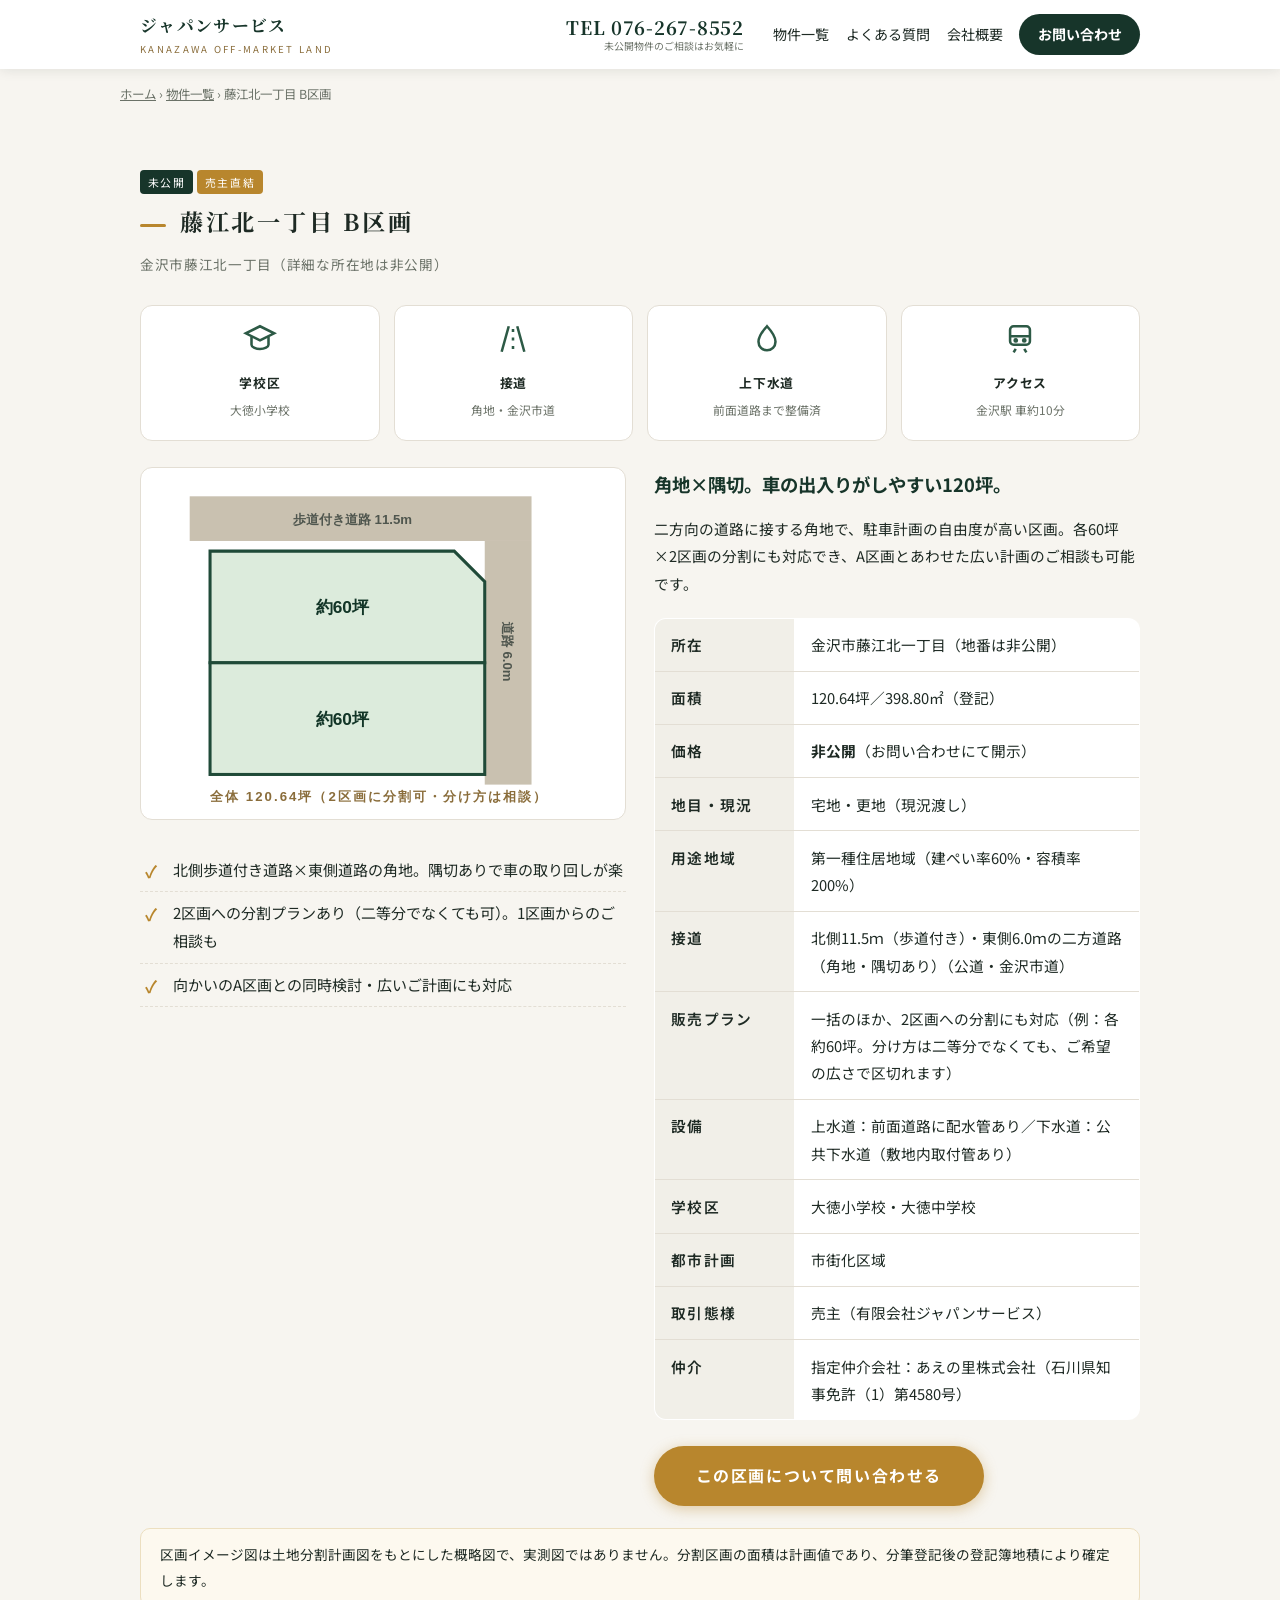
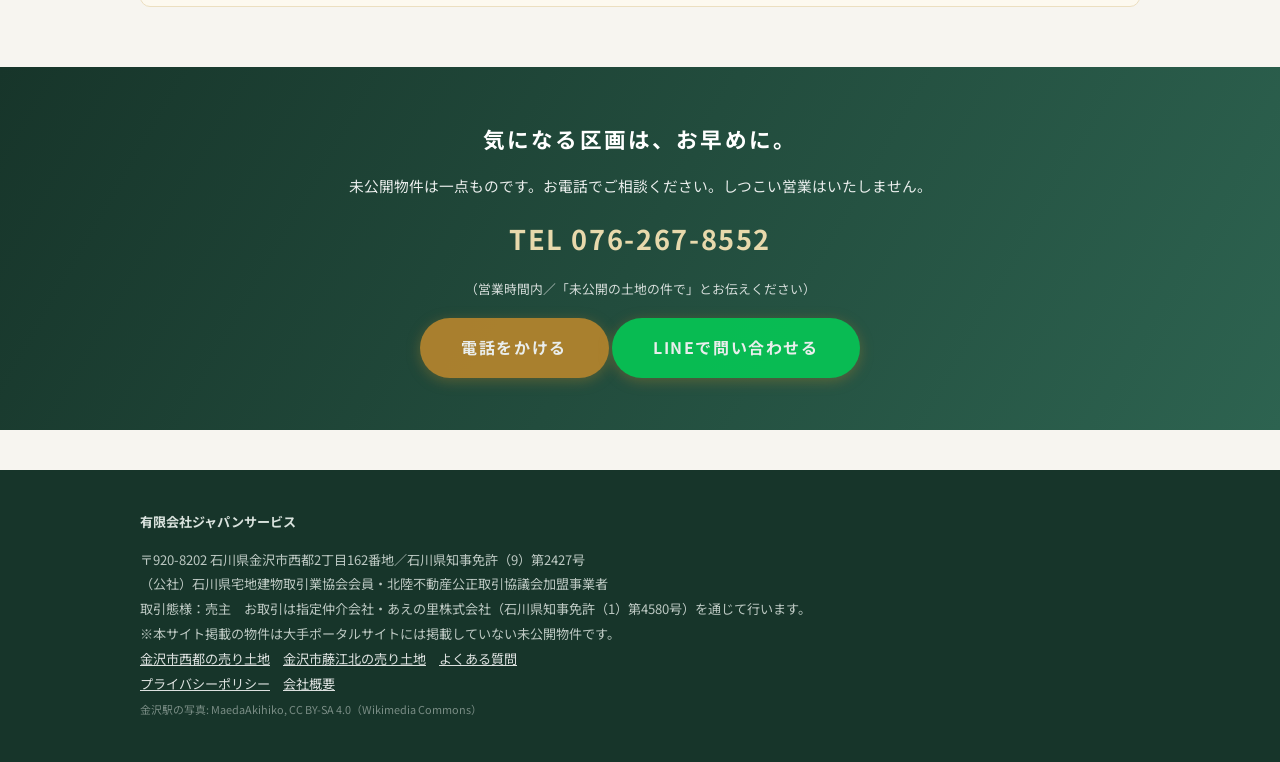
<file: land/fujiekita-b.html>
<!DOCTYPE html>
<html lang="ja">
<head>
<meta charset="UTF-8">
<meta name="viewport" content="width=device-width, initial-scale=1">
<title>藤江北一丁目 B区画｜金沢市の未公開土地（120.64坪）｜ジャパンサービス</title>
<meta name="description" content="金沢市藤江北一丁目の未公開土地120.64坪。角地×隅切。車の出入りがしやすい120坪。 価格・地番はお問い合わせにて開示。ポータル非掲載。">
<link rel="canonical" href="https://aenosato.github.io/land/fujiekita-b.html">
<meta property="og:title" content="藤江北一丁目 B区画｜金沢市の未公開土地（120.64坪）｜ジャパンサービス">
<meta property="og:description" content="金沢市藤江北一丁目の未公開土地120.64坪。角地×隅切。車の出入りがしやすい120坪。 価格・地番はお問い合わせにて開示。ポータル非掲載。">
<meta property="og:type" content="website">
<meta property="og:url" content="https://aenosato.github.io/land/fujiekita-b.html">
<meta property="og:image" content="https://aenosato.github.io/img/ogp.png">
<meta name="twitter:card" content="summary_large_image">
<link rel="preconnect" href="https://fonts.googleapis.com">
<link href="https://fonts.googleapis.com/css2?family=Noto+Sans+JP:wght@400;600;700&family=Noto+Serif+JP:wght@600;700&display=swap" rel="stylesheet">
<link rel="stylesheet" href="/style.css">
<!-- Google tag (gtag.js) -->
<script async src="https://www.googletagmanager.com/gtag/js?id=G-DY3NSJYX80"></script>
<script>window.dataLayer=window.dataLayer||[];function gtag(){dataLayer.push(arguments);}gtag('js',new Date());gtag('config','G-DY3NSJYX80');
document.addEventListener('click',function(e){var a=e.target.closest&&e.target.closest('a');if(!a)return;var h=a.getAttribute('href')||'';
if(h.indexOf('tel:')===0)gtag('event','tel_click',{page:location.pathname});
else if(a.classList.contains('line-btn'))gtag('event','line_click',{page:location.pathname});
else if(a.classList.contains('btn')||a.classList.contains('cta'))gtag('event','cta_click',{page:location.pathname,label:a.textContent.trim()});});</script>

<script type="application/ld+json">
{"@context":"https://schema.org","@type":"Product","name":"藤江北一丁目 B区画（未公開土地）",
"description":"角地×隅切。車の出入りがしやすい120坪。 金沢市藤江北一丁目、120.64坪。",
"category":"土地",
"offers":{"@type":"Offer","availability":"https://schema.org/InStock","priceSpecification":{"@type":"PriceSpecification","description":"価格は非公開。お問い合わせにて開示。"},"seller":{"@type":"RealEstateAgent","name":"有限会社ジャパンサービス"}}}
</script>
<script type="application/ld+json">
{"@context":"https://schema.org","@type":"BreadcrumbList","itemListElement":[
{"@type":"ListItem","position":1,"name":"ホーム","item":"https://aenosato.github.io/"},
{"@type":"ListItem","position":2,"name":"物件一覧","item":"https://aenosato.github.io/#lands"},
{"@type":"ListItem","position":3,"name":"藤江北一丁目 B区画","item":"https://aenosato.github.io/land/fujiekita-b.html"}]}
</script>
</head>
<body>
<header class="site"><div class="wrap">
<a class="brand" href="/">ジャパンサービス<small>KANAZAWA OFF-MARKET LAND</small></a>
<div class="htel"><a href="tel:076-267-8552">TEL 076-267-8552</a><small>未公開物件のご相談はお気軽に</small></div>
<nav class="g"><a href="/#lands">物件一覧</a><a href="/faq.html">よくある質問</a><a href="/company.html">会社概要</a><a class="cta" href="/contact.html">お問い合わせ</a></nav>
</div></header>

<div class="wrap crumb"><a href="/">ホーム</a> › <a href="/#lands">物件一覧</a> › 藤江北一丁目 B区画</div>
<section><div class="wrap">
<span class="badge">未公開</span> <span class="badge gold">売主直結</span>
<h2 class="sec">藤江北一丁目 B区画</h2>
<p class="sec-sub">金沢市藤江北一丁目（詳細な所在地は非公開）</p>
<div class="feat">
<div><svg viewBox="0 0 24 24" fill="none" stroke="#2d5a46" stroke-width="1.8"><path d="M12 3 2 8l10 5 10-5-10-5Z"/><path d="M6 10.5V16c0 1.5 2.7 3 6 3s6-1.5 6-3v-5.5"/></svg><b>学校区</b><span>大徳小学校</span></div>
<div><svg viewBox="0 0 24 24" fill="none" stroke="#2d5a46" stroke-width="1.8"><path d="M4 21 9 3M20 21 15 3"/><path d="M12 5v3M12 11v3M12 17v3" stroke-dasharray="2 2"/></svg><b>接道</b><span>角地・金沢市道</span></div>
<div><svg viewBox="0 0 24 24" fill="none" stroke="#2d5a46" stroke-width="1.8"><path d="M12 3s6 6.5 6 11a6 6 0 1 1-12 0c0-4.5 6-11 6-11Z"/></svg><b>上下水道</b><span>前面道路まで整備済</span></div>
<div><svg viewBox="0 0 24 24" fill="none" stroke="#2d5a46" stroke-width="1.8"><rect x="5" y="3" width="14" height="13" rx="2.5"/><path d="M5 10h14M9 19l-1.5 2.5M15 19l1.5 2.5"/><circle cx="9" cy="13" r=".8"/><circle cx="15" cy="13" r=".8"/></svg><b>アクセス</b><span>金沢駅 車約10分</span></div>
</div>
<div style="display:grid;grid-template-columns:repeat(auto-fit,minmax(300px,1fr));gap:28px;align-items:start">
<div><img src="/img/lot-b.svg" alt="藤江北一丁目 B区画 区画イメージ図" style="background:#fff;border:1px solid var(--line);border-radius:12px;padding:8px">
<ul class="points"><li>北側歩道付き道路×東側道路の角地。隅切ありで車の取り回しが楽</li><li>2区画への分割プランあり（二等分でなくても可）。1区画からのご相談も</li><li>向かいのA区画との同時検討・広いご計画にも対応</li></ul></div>
<div>
<p style="font-size:1.15rem;font-weight:700;color:var(--deep);margin-bottom:.8em">角地×隅切。車の出入りがしやすい120坪。</p>
<p style="font-size:.92rem">二方向の道路に接する角地で、駐車計画の自由度が高い区画。各60坪×2区画の分割にも対応でき、A区画とあわせた広い計画のご相談も可能です。</p>
<table class="spec" style="margin-top:1.4em">
<tr><th>所在</th><td>金沢市藤江北一丁目（地番は非公開）</td></tr>
<tr><th>面積</th><td>120.64坪／398.80㎡（登記）</td></tr>
<tr><th>価格</th><td><strong>非公開</strong>（お問い合わせにて開示）</td></tr>
<tr><th>地目・現況</th><td>宅地・更地（現況渡し）</td></tr>

<tr><th>用途地域</th><td>第一種住居地域（建ぺい率60%・容積率200%）</td></tr>
<tr><th>接道</th><td>北側11.5ｍ（歩道付き）・東側6.0ｍの二方道路（角地・隅切あり）（公道・金沢市道）</td></tr>
<tr><th>販売プラン</th><td>一括のほか、2区画への分割にも対応（例：各約60坪。分け方は二等分でなくても、ご希望の広さで区切れます）</td></tr>
<tr><th>設備</th><td>上水道：前面道路に配水管あり／下水道：公共下水道（敷地内取付管あり）</td></tr>
<tr><th>学校区</th><td>大徳小学校・大徳中学校</td></tr>
<tr><th>都市計画</th><td>市街化区域</td></tr>
<tr><th>取引態様</th><td>売主（有限会社ジャパンサービス）</td></tr>
<tr><th>仲介</th><td>指定仲介会社：あえの里株式会社（石川県知事免許（1）第4580号）</td></tr>
</table>
<p style="margin-top:1.6em"><a class="btn" href="/contact.html?land=fujiekita-b">この区画について問い合わせる</a></p>
</div></div>

<div class="note">区画イメージ図は土地分割計画図をもとにした概略図で、実測図ではありません。分割区画の面積は計画値であり、分筆登記後の登記簿地積により確定します。</div>
</div></section>

<div class="cta-band"><div class="wrap">
<h2>気になる区画は、お早めに。</h2>
<p>未公開物件は一点ものです。お電話でご相談ください。しつこい営業はいたしません。</p>
<a class="tel" href="tel:076-267-8552">TEL 076-267-8552</a>
<p style="font-size:.8rem;opacity:.8">（営業時間内／「未公開の土地の件で」とお伝えください）</p>
<p style="margin-top:1.2em"><a class="btn" href="tel:076-267-8552">電話をかける</a> <a class="btn line-btn" href="https://lin.ee/kzL45s6" target="_blank" rel="noopener">LINEで問い合わせる</a></p>
</div></div>
<footer class="site"><div class="wrap">
<strong>有限会社ジャパンサービス</strong>
<div class="license">〒920-8202 石川県金沢市西都2丁目162番地／石川県知事免許（9）第2427号<br>
（公社）石川県宅地建物取引業協会会員・北陸不動産公正取引協議会加盟事業者<br>
取引態様：売主　お取引は指定仲介会社・あえの里株式会社（石川県知事免許（1）第4580号）を通じて行います。<br>
※本サイト掲載の物件は大手ポータルサイトには掲載していない未公開物件です。<br>
<a href="/area/saito.html">金沢市西都の売り土地</a>　<a href="/area/fujiekita.html">金沢市藤江北の売り土地</a>　<a href="/faq.html">よくある質問</a><br>
<a href="/privacy.html">プライバシーポリシー</a>　<a href="/company.html">会社概要</a><br>
<span style="font-size:.68rem;opacity:.6">金沢駅の写真: MaedaAkihiko, CC BY-SA 4.0（Wikimedia Commons）</span></div>
</div></footer>

<div class="fixbar"><a class="btn line-btn" href="https://lin.ee/kzL45s6" target="_blank" rel="noopener">LINEで相談</a><a class="btn" href="tel:076-267-8552">電話をかける</a></div>
<div class="nudge" id="nudge" role="dialog" aria-label="お問い合わせのご案内"><button class="pop-close" id="nudge-close" aria-label="閉じる">✕</button>
<h4>LINEで気軽にご質問ください</h4><p>友だち追加して「未公開の土地の件で」と送るだけ。地番・価格・区画図をご案内します。</p>
<a class="btn line-btn" href="https://lin.ee/kzL45s6" target="_blank" rel="noopener">LINEで問い合わせる</a></div>
<div class="modal-bg" id="exit-bg"><div class="modal" role="dialog" aria-modal="true" aria-label="お問い合わせのご案内"><button class="pop-close" id="exit-close" aria-label="閉じる">✕</button>
<h4>お問い合わせは、お済みですか？</h4><p>地番・価格は、お電話またはLINEでのみご案内しています。<br>LINEなら一言送るだけで大丈夫です。しつこい営業はいたしません。</p>
<a class="btn line-btn" href="https://lin.ee/kzL45s6" target="_blank" rel="noopener">LINEで問い合わせる</a><a class="btn" href="tel:076-267-8552">電話をかける</a>
<button class="later" id="exit-later">あとで検討する</button></div></div>
<script>(function(){
var nudge=document.getElementById('nudge'),exitBg=document.getElementById('exit-bg');if(!nudge||!exitBg)return;
function track(n,p){try{if(typeof gtag==='function')gtag('event',n,p||{});}catch(e){}}
var shownNudge=false,shownExit=false,leavingViaLink=false;
function openExit(){if(shownExit)return;shownExit=true;nudge.classList.remove('show');exitBg.classList.add('show');track('popup_view',{popup_type:'exit_modal'});}
function closeExit(){if(exitBg.classList.contains('show'))track('popup_close',{popup_type:'exit_modal'});exitBg.classList.remove('show');}
var idleTimer=null;
window.addEventListener('scroll',function(){if(shownNudge)return;clearTimeout(idleTimer);if(window.scrollY>300){idleTimer=setTimeout(function(){if(shownNudge||exitBg.classList.contains('show'))return;shownNudge=true;nudge.classList.add('show');track('popup_view',{popup_type:'nudge'});},1600);}},{passive:true});
document.getElementById('nudge-close').addEventListener('click',function(){nudge.classList.remove('show');track('popup_close',{popup_type:'nudge'});});
document.addEventListener('click',function(e){if(e.target.closest&&e.target.closest('a')){leavingViaLink=true;setTimeout(function(){leavingViaLink=false;},3000);}},true);
window.addEventListener('beforeunload',function(e){if(leavingViaLink||shownExit)return;e.preventDefault();e.returnValue='';setTimeout(openExit,600);});
document.addEventListener('mouseout',function(e){if(e.relatedTarget||e.clientY>10)return;openExit();});
try{history.pushState({js:1},'');window.addEventListener('popstate',function(){if(!shownExit){openExit();history.pushState({js:2},'');}});}catch(e){}
document.getElementById('exit-close').addEventListener('click',closeExit);document.getElementById('exit-later').addEventListener('click',closeExit);
exitBg.addEventListener('click',function(e){if(e.target===exitBg)closeExit();});
})();</script>

<script>
const io=new IntersectionObserver(es=>es.forEach(e=>{if(e.isIntersecting){e.target.classList.add('in');io.unobserve(e.target)}}),{threshold:.12});
document.querySelectorAll('section .wrap>*,.cards>*,.steps>div').forEach(el=>{el.classList.add('fade');io.observe(el)});
</script>
</body>
</html>
</file>
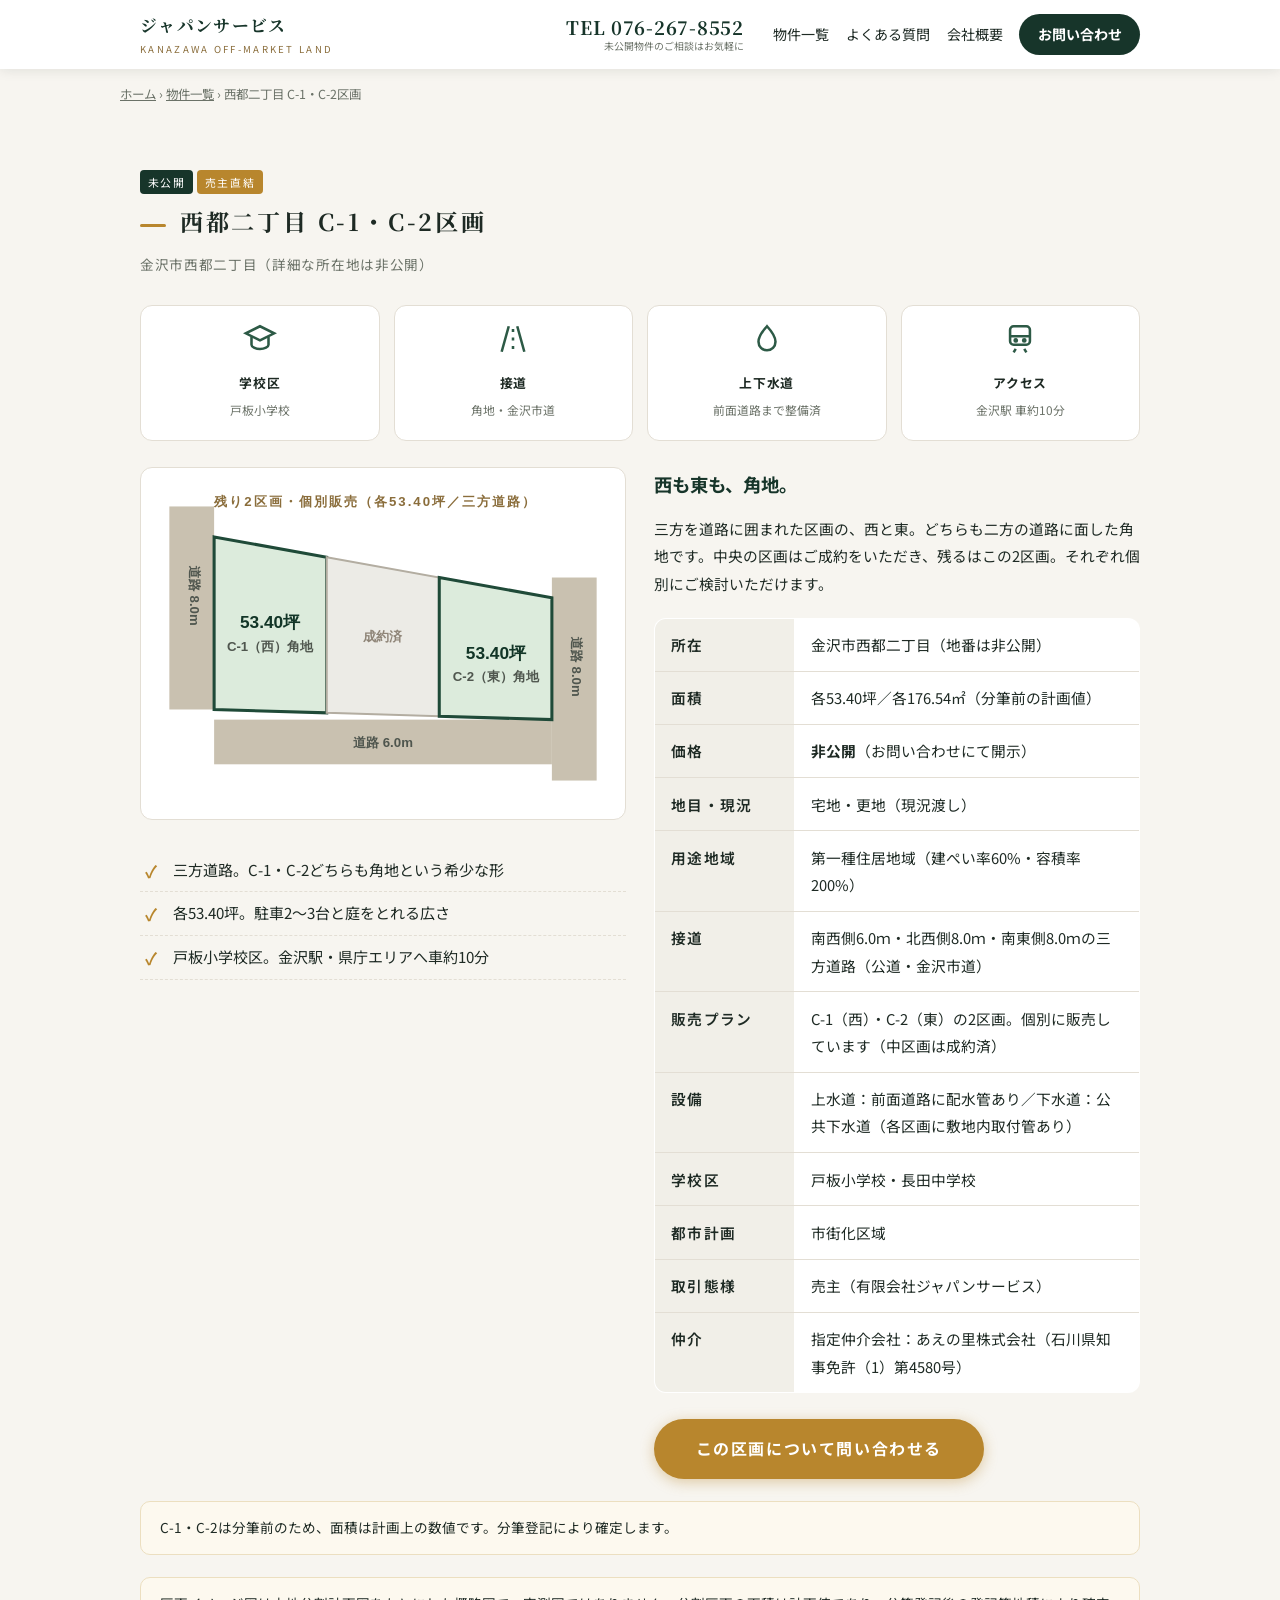
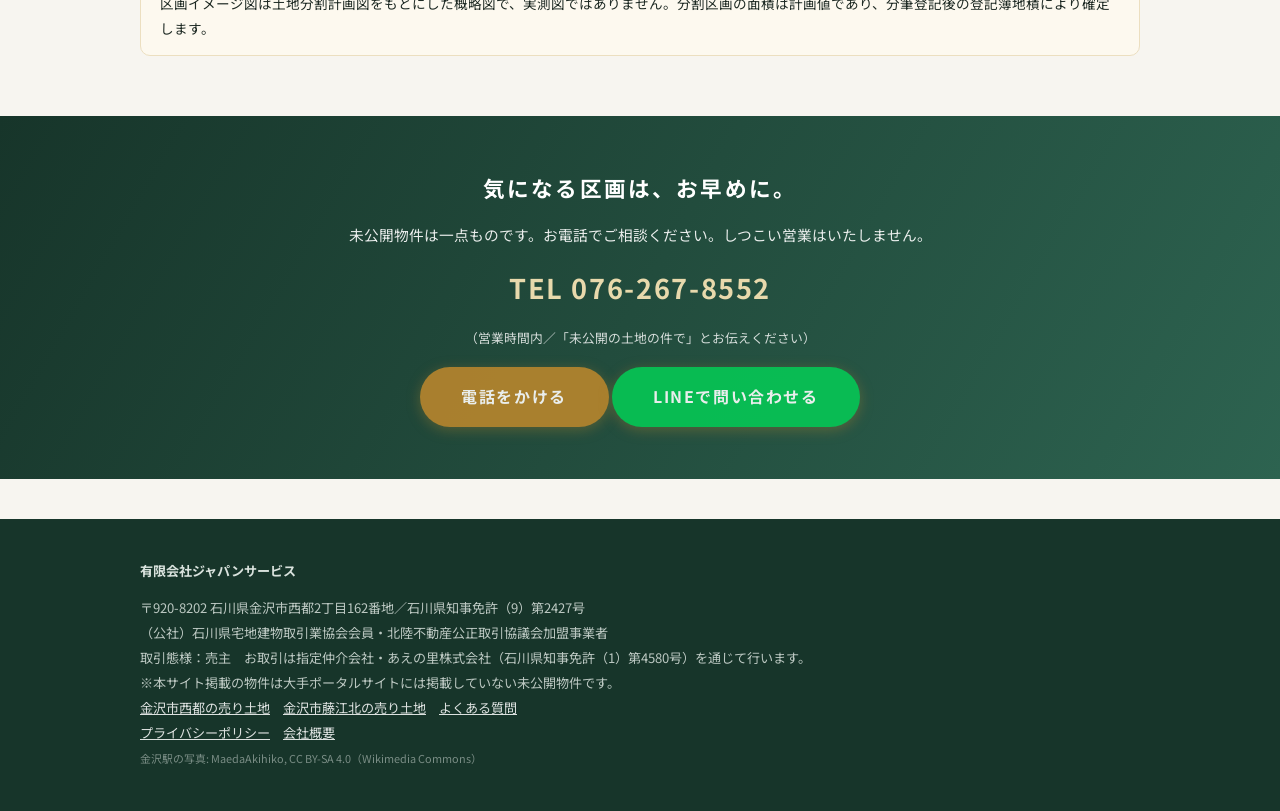
<file: land/saito-c.html>
<!DOCTYPE html>
<html lang="ja">
<head>
<meta charset="UTF-8">
<meta name="viewport" content="width=device-width, initial-scale=1">
<title>西都二丁目 C-1・C-2区画｜金沢市の未公開土地（各53.40坪）｜ジャパンサービス</title>
<meta name="description" content="金沢市西都二丁目の未公開土地各53.40坪。西も東も、角地。 価格・地番はお問い合わせにて開示。ポータル非掲載。">
<link rel="canonical" href="https://aenosato.github.io/land/saito-c.html">
<meta property="og:title" content="西都二丁目 C-1・C-2区画｜金沢市の未公開土地（各53.40坪）｜ジャパンサービス">
<meta property="og:description" content="金沢市西都二丁目の未公開土地各53.40坪。西も東も、角地。 価格・地番はお問い合わせにて開示。ポータル非掲載。">
<meta property="og:type" content="website">
<meta property="og:url" content="https://aenosato.github.io/land/saito-c.html">
<meta property="og:image" content="https://aenosato.github.io/img/ogp.png">
<meta name="twitter:card" content="summary_large_image">
<link rel="preconnect" href="https://fonts.googleapis.com">
<link href="https://fonts.googleapis.com/css2?family=Noto+Sans+JP:wght@400;600;700&family=Noto+Serif+JP:wght@600;700&display=swap" rel="stylesheet">
<link rel="stylesheet" href="/style.css">
<!-- Google tag (gtag.js) -->
<script async src="https://www.googletagmanager.com/gtag/js?id=G-DY3NSJYX80"></script>
<script>window.dataLayer=window.dataLayer||[];function gtag(){dataLayer.push(arguments);}gtag('js',new Date());gtag('config','G-DY3NSJYX80');
document.addEventListener('click',function(e){var a=e.target.closest&&e.target.closest('a');if(!a)return;var h=a.getAttribute('href')||'';
if(h.indexOf('tel:')===0)gtag('event','tel_click',{page:location.pathname});
else if(a.classList.contains('line-btn'))gtag('event','line_click',{page:location.pathname});
else if(a.classList.contains('btn')||a.classList.contains('cta'))gtag('event','cta_click',{page:location.pathname,label:a.textContent.trim()});});</script>

<script type="application/ld+json">
{"@context":"https://schema.org","@type":"Product","name":"西都二丁目 C-1・C-2区画（未公開土地）",
"description":"西も東も、角地。 金沢市西都二丁目、各53.40坪。",
"category":"土地",
"offers":{"@type":"Offer","availability":"https://schema.org/InStock","priceSpecification":{"@type":"PriceSpecification","description":"価格は非公開。お問い合わせにて開示。"},"seller":{"@type":"RealEstateAgent","name":"有限会社ジャパンサービス"}}}
</script>
<script type="application/ld+json">
{"@context":"https://schema.org","@type":"BreadcrumbList","itemListElement":[
{"@type":"ListItem","position":1,"name":"ホーム","item":"https://aenosato.github.io/"},
{"@type":"ListItem","position":2,"name":"物件一覧","item":"https://aenosato.github.io/#lands"},
{"@type":"ListItem","position":3,"name":"西都二丁目 C-1・C-2区画","item":"https://aenosato.github.io/land/saito-c.html"}]}
</script>
</head>
<body>
<header class="site"><div class="wrap">
<a class="brand" href="/">ジャパンサービス<small>KANAZAWA OFF-MARKET LAND</small></a>
<div class="htel"><a href="tel:076-267-8552">TEL 076-267-8552</a><small>未公開物件のご相談はお気軽に</small></div>
<nav class="g"><a href="/#lands">物件一覧</a><a href="/faq.html">よくある質問</a><a href="/company.html">会社概要</a><a class="cta" href="/contact.html">お問い合わせ</a></nav>
</div></header>

<div class="wrap crumb"><a href="/">ホーム</a> › <a href="/#lands">物件一覧</a> › 西都二丁目 C-1・C-2区画</div>
<section><div class="wrap">
<span class="badge">未公開</span> <span class="badge gold">売主直結</span>
<h2 class="sec">西都二丁目 C-1・C-2区画</h2>
<p class="sec-sub">金沢市西都二丁目（詳細な所在地は非公開）</p>
<div class="feat">
<div><svg viewBox="0 0 24 24" fill="none" stroke="#2d5a46" stroke-width="1.8"><path d="M12 3 2 8l10 5 10-5-10-5Z"/><path d="M6 10.5V16c0 1.5 2.7 3 6 3s6-1.5 6-3v-5.5"/></svg><b>学校区</b><span>戸板小学校</span></div>
<div><svg viewBox="0 0 24 24" fill="none" stroke="#2d5a46" stroke-width="1.8"><path d="M4 21 9 3M20 21 15 3"/><path d="M12 5v3M12 11v3M12 17v3" stroke-dasharray="2 2"/></svg><b>接道</b><span>角地・金沢市道</span></div>
<div><svg viewBox="0 0 24 24" fill="none" stroke="#2d5a46" stroke-width="1.8"><path d="M12 3s6 6.5 6 11a6 6 0 1 1-12 0c0-4.5 6-11 6-11Z"/></svg><b>上下水道</b><span>前面道路まで整備済</span></div>
<div><svg viewBox="0 0 24 24" fill="none" stroke="#2d5a46" stroke-width="1.8"><rect x="5" y="3" width="14" height="13" rx="2.5"/><path d="M5 10h14M9 19l-1.5 2.5M15 19l1.5 2.5"/><circle cx="9" cy="13" r=".8"/><circle cx="15" cy="13" r=".8"/></svg><b>アクセス</b><span>金沢駅 車約10分</span></div>
</div>
<div style="display:grid;grid-template-columns:repeat(auto-fit,minmax(300px,1fr));gap:28px;align-items:start">
<div><img src="/img/lot-c.svg" alt="西都二丁目 C-1・C-2区画 区画イメージ図" style="background:#fff;border:1px solid var(--line);border-radius:12px;padding:8px">
<ul class="points"><li>三方道路。C-1・C-2どちらも角地という希少な形</li><li>各53.40坪。駐車2〜3台と庭をとれる広さ</li><li>戸板小学校区。金沢駅・県庁エリアへ車約10分</li></ul></div>
<div>
<p style="font-size:1.15rem;font-weight:700;color:var(--deep);margin-bottom:.8em">西も東も、角地。</p>
<p style="font-size:.92rem">三方を道路に囲まれた区画の、西と東。どちらも二方の道路に面した角地です。中央の区画はご成約をいただき、残るはこの2区画。それぞれ個別にご検討いただけます。</p>
<table class="spec" style="margin-top:1.4em">
<tr><th>所在</th><td>金沢市西都二丁目（地番は非公開）</td></tr>
<tr><th>面積</th><td>各53.40坪／各176.54㎡（分筆前の計画値）</td></tr>
<tr><th>価格</th><td><strong>非公開</strong>（お問い合わせにて開示）</td></tr>
<tr><th>地目・現況</th><td>宅地・更地（現況渡し）</td></tr>

<tr><th>用途地域</th><td>第一種住居地域（建ぺい率60%・容積率200%）</td></tr>
<tr><th>接道</th><td>南西側6.0ｍ・北西側8.0ｍ・南東側8.0ｍの三方道路（公道・金沢市道）</td></tr>
<tr><th>販売プラン</th><td>C-1（西）・C-2（東）の2区画。個別に販売しています（中区画は成約済）</td></tr>
<tr><th>設備</th><td>上水道：前面道路に配水管あり／下水道：公共下水道（各区画に敷地内取付管あり）</td></tr>
<tr><th>学校区</th><td>戸板小学校・長田中学校</td></tr>
<tr><th>都市計画</th><td>市街化区域</td></tr>
<tr><th>取引態様</th><td>売主（有限会社ジャパンサービス）</td></tr>
<tr><th>仲介</th><td>指定仲介会社：あえの里株式会社（石川県知事免許（1）第4580号）</td></tr>
</table>
<p style="margin-top:1.6em"><a class="btn" href="/contact.html?land=saito-c">この区画について問い合わせる</a></p>
</div></div>
<div class="note">C-1・C-2は分筆前のため、面積は計画上の数値です。分筆登記により確定します。</div>
<div class="note">区画イメージ図は土地分割計画図をもとにした概略図で、実測図ではありません。分割区画の面積は計画値であり、分筆登記後の登記簿地積により確定します。</div>
</div></section>

<div class="cta-band"><div class="wrap">
<h2>気になる区画は、お早めに。</h2>
<p>未公開物件は一点ものです。お電話でご相談ください。しつこい営業はいたしません。</p>
<a class="tel" href="tel:076-267-8552">TEL 076-267-8552</a>
<p style="font-size:.8rem;opacity:.8">（営業時間内／「未公開の土地の件で」とお伝えください）</p>
<p style="margin-top:1.2em"><a class="btn" href="tel:076-267-8552">電話をかける</a> <a class="btn line-btn" href="https://lin.ee/kzL45s6" target="_blank" rel="noopener">LINEで問い合わせる</a></p>
</div></div>
<footer class="site"><div class="wrap">
<strong>有限会社ジャパンサービス</strong>
<div class="license">〒920-8202 石川県金沢市西都2丁目162番地／石川県知事免許（9）第2427号<br>
（公社）石川県宅地建物取引業協会会員・北陸不動産公正取引協議会加盟事業者<br>
取引態様：売主　お取引は指定仲介会社・あえの里株式会社（石川県知事免許（1）第4580号）を通じて行います。<br>
※本サイト掲載の物件は大手ポータルサイトには掲載していない未公開物件です。<br>
<a href="/area/saito.html">金沢市西都の売り土地</a>　<a href="/area/fujiekita.html">金沢市藤江北の売り土地</a>　<a href="/faq.html">よくある質問</a><br>
<a href="/privacy.html">プライバシーポリシー</a>　<a href="/company.html">会社概要</a><br>
<span style="font-size:.68rem;opacity:.6">金沢駅の写真: MaedaAkihiko, CC BY-SA 4.0（Wikimedia Commons）</span></div>
</div></footer>

<div class="fixbar"><a class="btn line-btn" href="https://lin.ee/kzL45s6" target="_blank" rel="noopener">LINEで相談</a><a class="btn" href="tel:076-267-8552">電話をかける</a></div>
<div class="nudge" id="nudge" role="dialog" aria-label="お問い合わせのご案内"><button class="pop-close" id="nudge-close" aria-label="閉じる">✕</button>
<h4>LINEで気軽にご質問ください</h4><p>友だち追加して「未公開の土地の件で」と送るだけ。地番・価格・区画図をご案内します。</p>
<a class="btn line-btn" href="https://lin.ee/kzL45s6" target="_blank" rel="noopener">LINEで問い合わせる</a></div>
<div class="modal-bg" id="exit-bg"><div class="modal" role="dialog" aria-modal="true" aria-label="お問い合わせのご案内"><button class="pop-close" id="exit-close" aria-label="閉じる">✕</button>
<h4>お問い合わせは、お済みですか？</h4><p>地番・価格は、お電話またはLINEでのみご案内しています。<br>LINEなら一言送るだけで大丈夫です。しつこい営業はいたしません。</p>
<a class="btn line-btn" href="https://lin.ee/kzL45s6" target="_blank" rel="noopener">LINEで問い合わせる</a><a class="btn" href="tel:076-267-8552">電話をかける</a>
<button class="later" id="exit-later">あとで検討する</button></div></div>
<script>(function(){
var nudge=document.getElementById('nudge'),exitBg=document.getElementById('exit-bg');if(!nudge||!exitBg)return;
function track(n,p){try{if(typeof gtag==='function')gtag('event',n,p||{});}catch(e){}}
var shownNudge=false,shownExit=false,leavingViaLink=false;
function openExit(){if(shownExit)return;shownExit=true;nudge.classList.remove('show');exitBg.classList.add('show');track('popup_view',{popup_type:'exit_modal'});}
function closeExit(){if(exitBg.classList.contains('show'))track('popup_close',{popup_type:'exit_modal'});exitBg.classList.remove('show');}
var idleTimer=null;
window.addEventListener('scroll',function(){if(shownNudge)return;clearTimeout(idleTimer);if(window.scrollY>300){idleTimer=setTimeout(function(){if(shownNudge||exitBg.classList.contains('show'))return;shownNudge=true;nudge.classList.add('show');track('popup_view',{popup_type:'nudge'});},1600);}},{passive:true});
document.getElementById('nudge-close').addEventListener('click',function(){nudge.classList.remove('show');track('popup_close',{popup_type:'nudge'});});
document.addEventListener('click',function(e){if(e.target.closest&&e.target.closest('a')){leavingViaLink=true;setTimeout(function(){leavingViaLink=false;},3000);}},true);
window.addEventListener('beforeunload',function(e){if(leavingViaLink||shownExit)return;e.preventDefault();e.returnValue='';setTimeout(openExit,600);});
document.addEventListener('mouseout',function(e){if(e.relatedTarget||e.clientY>10)return;openExit();});
try{history.pushState({js:1},'');window.addEventListener('popstate',function(){if(!shownExit){openExit();history.pushState({js:2},'');}});}catch(e){}
document.getElementById('exit-close').addEventListener('click',closeExit);document.getElementById('exit-later').addEventListener('click',closeExit);
exitBg.addEventListener('click',function(e){if(e.target===exitBg)closeExit();});
})();</script>

<script>
const io=new IntersectionObserver(es=>es.forEach(e=>{if(e.isIntersecting){e.target.classList.add('in');io.unobserve(e.target)}}),{threshold:.12});
document.querySelectorAll('section .wrap>*,.cards>*,.steps>div').forEach(el=>{el.classList.add('fade');io.observe(el)});
</script>
</body>
</html>
</file>
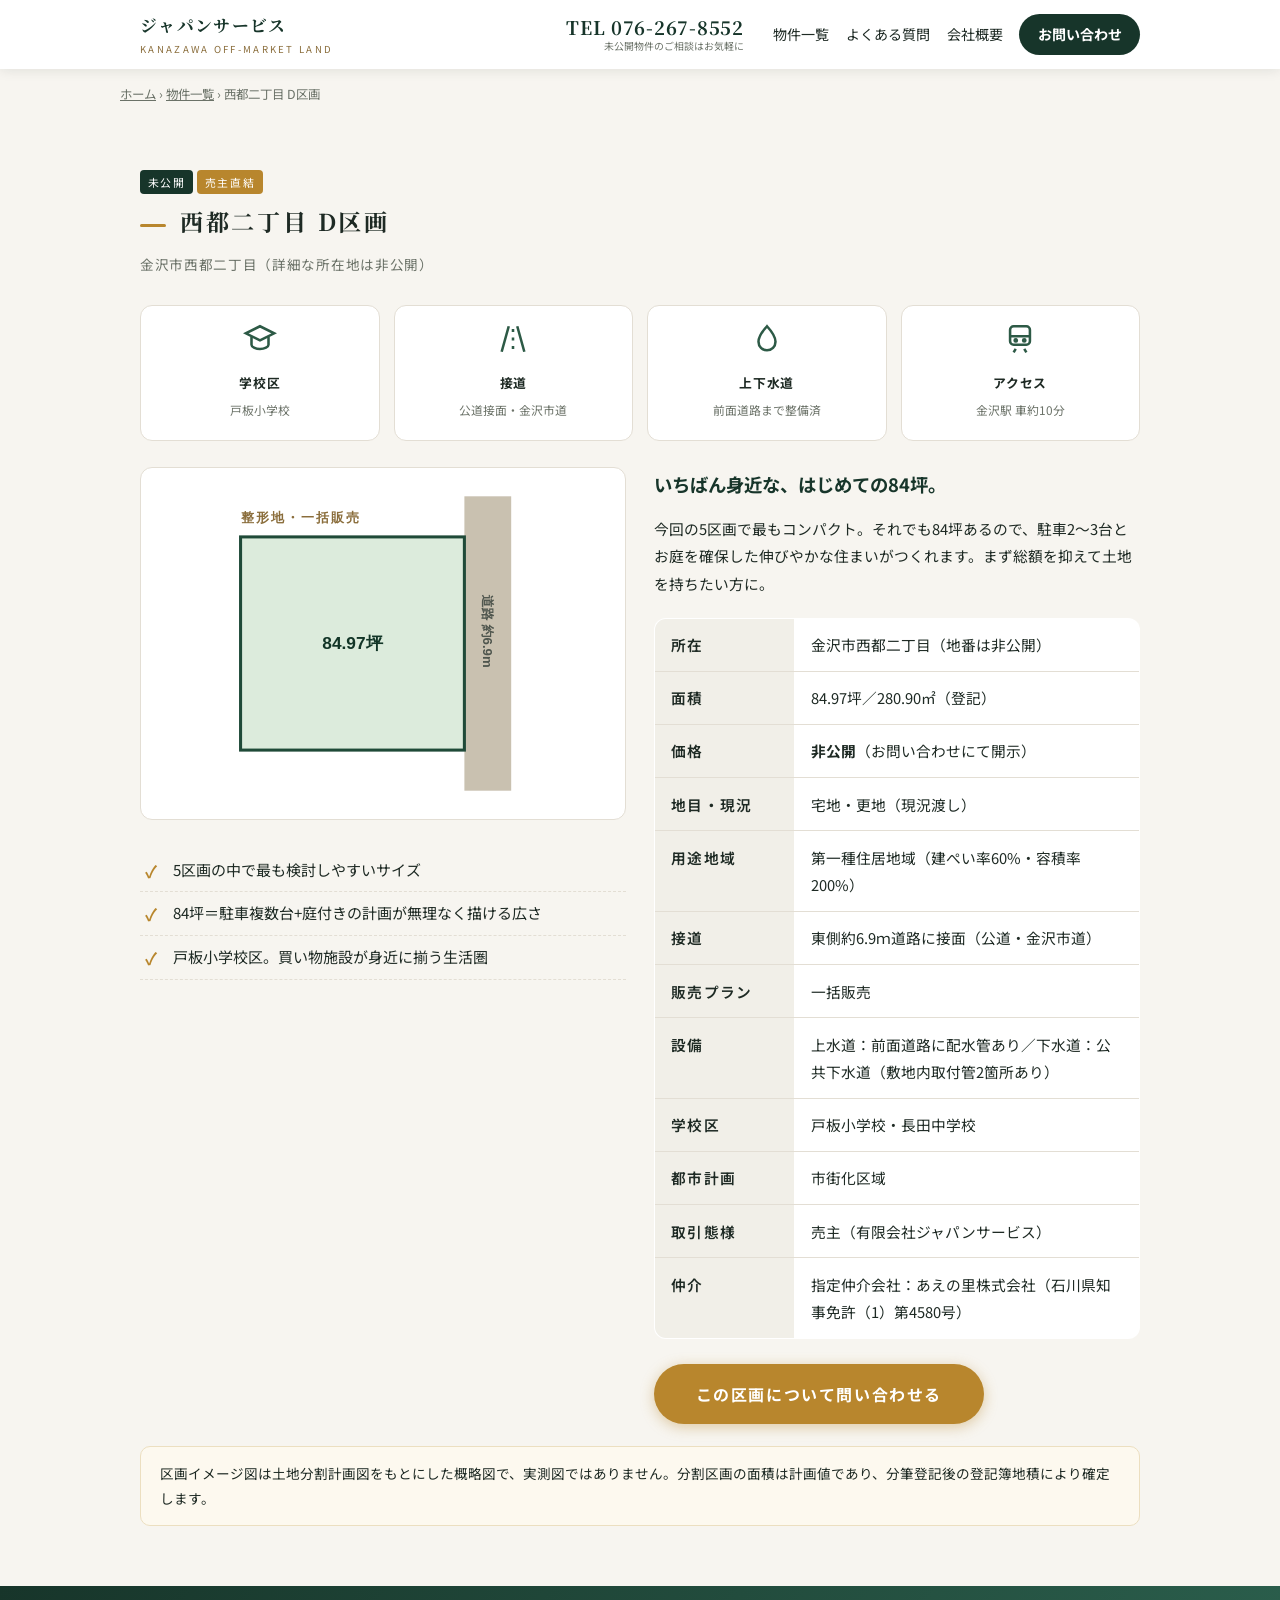
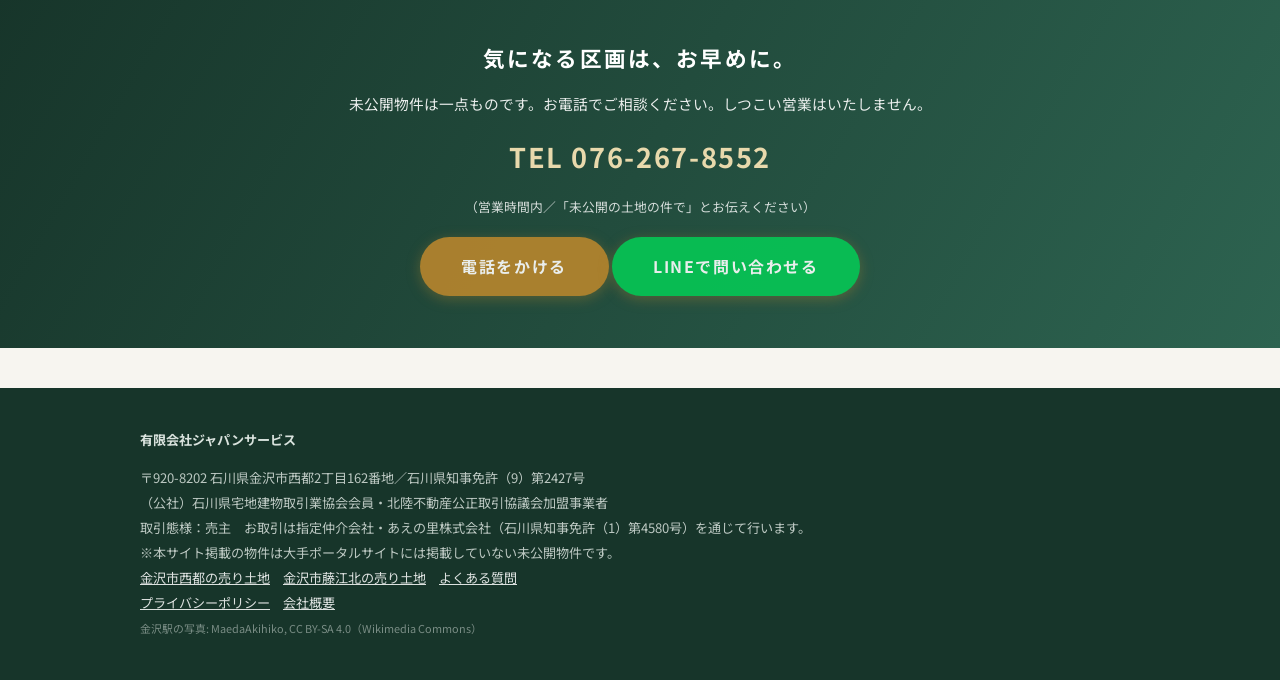
<file: land/saito-d.html>
<!DOCTYPE html>
<html lang="ja">
<head>
<meta charset="UTF-8">
<meta name="viewport" content="width=device-width, initial-scale=1">
<title>西都二丁目 D区画｜金沢市の未公開土地（84.97坪）｜ジャパンサービス</title>
<meta name="description" content="金沢市西都二丁目の未公開土地84.97坪。いちばん身近な、はじめての84坪。 価格・地番はお問い合わせにて開示。ポータル非掲載。">
<link rel="canonical" href="https://aenosato.github.io/land/saito-d.html">
<meta property="og:title" content="西都二丁目 D区画｜金沢市の未公開土地（84.97坪）｜ジャパンサービス">
<meta property="og:description" content="金沢市西都二丁目の未公開土地84.97坪。いちばん身近な、はじめての84坪。 価格・地番はお問い合わせにて開示。ポータル非掲載。">
<meta property="og:type" content="website">
<meta property="og:url" content="https://aenosato.github.io/land/saito-d.html">
<meta property="og:image" content="https://aenosato.github.io/img/ogp.png">
<meta name="twitter:card" content="summary_large_image">
<link rel="preconnect" href="https://fonts.googleapis.com">
<link href="https://fonts.googleapis.com/css2?family=Noto+Sans+JP:wght@400;600;700&family=Noto+Serif+JP:wght@600;700&display=swap" rel="stylesheet">
<link rel="stylesheet" href="/style.css">
<!-- Google tag (gtag.js) -->
<script async src="https://www.googletagmanager.com/gtag/js?id=G-DY3NSJYX80"></script>
<script>window.dataLayer=window.dataLayer||[];function gtag(){dataLayer.push(arguments);}gtag('js',new Date());gtag('config','G-DY3NSJYX80');
document.addEventListener('click',function(e){var a=e.target.closest&&e.target.closest('a');if(!a)return;var h=a.getAttribute('href')||'';
if(h.indexOf('tel:')===0)gtag('event','tel_click',{page:location.pathname});
else if(a.classList.contains('line-btn'))gtag('event','line_click',{page:location.pathname});
else if(a.classList.contains('btn')||a.classList.contains('cta'))gtag('event','cta_click',{page:location.pathname,label:a.textContent.trim()});});</script>

<script type="application/ld+json">
{"@context":"https://schema.org","@type":"Product","name":"西都二丁目 D区画（未公開土地）",
"description":"いちばん身近な、はじめての84坪。 金沢市西都二丁目、84.97坪。",
"category":"土地",
"offers":{"@type":"Offer","availability":"https://schema.org/InStock","priceSpecification":{"@type":"PriceSpecification","description":"価格は非公開。お問い合わせにて開示。"},"seller":{"@type":"RealEstateAgent","name":"有限会社ジャパンサービス"}}}
</script>
<script type="application/ld+json">
{"@context":"https://schema.org","@type":"BreadcrumbList","itemListElement":[
{"@type":"ListItem","position":1,"name":"ホーム","item":"https://aenosato.github.io/"},
{"@type":"ListItem","position":2,"name":"物件一覧","item":"https://aenosato.github.io/#lands"},
{"@type":"ListItem","position":3,"name":"西都二丁目 D区画","item":"https://aenosato.github.io/land/saito-d.html"}]}
</script>
</head>
<body>
<header class="site"><div class="wrap">
<a class="brand" href="/">ジャパンサービス<small>KANAZAWA OFF-MARKET LAND</small></a>
<div class="htel"><a href="tel:076-267-8552">TEL 076-267-8552</a><small>未公開物件のご相談はお気軽に</small></div>
<nav class="g"><a href="/#lands">物件一覧</a><a href="/faq.html">よくある質問</a><a href="/company.html">会社概要</a><a class="cta" href="/contact.html">お問い合わせ</a></nav>
</div></header>

<div class="wrap crumb"><a href="/">ホーム</a> › <a href="/#lands">物件一覧</a> › 西都二丁目 D区画</div>
<section><div class="wrap">
<span class="badge">未公開</span> <span class="badge gold">売主直結</span>
<h2 class="sec">西都二丁目 D区画</h2>
<p class="sec-sub">金沢市西都二丁目（詳細な所在地は非公開）</p>
<div class="feat">
<div><svg viewBox="0 0 24 24" fill="none" stroke="#2d5a46" stroke-width="1.8"><path d="M12 3 2 8l10 5 10-5-10-5Z"/><path d="M6 10.5V16c0 1.5 2.7 3 6 3s6-1.5 6-3v-5.5"/></svg><b>学校区</b><span>戸板小学校</span></div>
<div><svg viewBox="0 0 24 24" fill="none" stroke="#2d5a46" stroke-width="1.8"><path d="M4 21 9 3M20 21 15 3"/><path d="M12 5v3M12 11v3M12 17v3" stroke-dasharray="2 2"/></svg><b>接道</b><span>公道接面・金沢市道</span></div>
<div><svg viewBox="0 0 24 24" fill="none" stroke="#2d5a46" stroke-width="1.8"><path d="M12 3s6 6.5 6 11a6 6 0 1 1-12 0c0-4.5 6-11 6-11Z"/></svg><b>上下水道</b><span>前面道路まで整備済</span></div>
<div><svg viewBox="0 0 24 24" fill="none" stroke="#2d5a46" stroke-width="1.8"><rect x="5" y="3" width="14" height="13" rx="2.5"/><path d="M5 10h14M9 19l-1.5 2.5M15 19l1.5 2.5"/><circle cx="9" cy="13" r=".8"/><circle cx="15" cy="13" r=".8"/></svg><b>アクセス</b><span>金沢駅 車約10分</span></div>
</div>
<div style="display:grid;grid-template-columns:repeat(auto-fit,minmax(300px,1fr));gap:28px;align-items:start">
<div><img src="/img/lot-d.svg" alt="西都二丁目 D区画 区画イメージ図" style="background:#fff;border:1px solid var(--line);border-radius:12px;padding:8px">
<ul class="points"><li>5区画の中で最も検討しやすいサイズ</li><li>84坪＝駐車複数台+庭付きの計画が無理なく描ける広さ</li><li>戸板小学校区。買い物施設が身近に揃う生活圏</li></ul></div>
<div>
<p style="font-size:1.15rem;font-weight:700;color:var(--deep);margin-bottom:.8em">いちばん身近な、はじめての84坪。</p>
<p style="font-size:.92rem">今回の5区画で最もコンパクト。それでも84坪あるので、駐車2〜3台とお庭を確保した伸びやかな住まいがつくれます。まず総額を抑えて土地を持ちたい方に。</p>
<table class="spec" style="margin-top:1.4em">
<tr><th>所在</th><td>金沢市西都二丁目（地番は非公開）</td></tr>
<tr><th>面積</th><td>84.97坪／280.90㎡（登記）</td></tr>
<tr><th>価格</th><td><strong>非公開</strong>（お問い合わせにて開示）</td></tr>
<tr><th>地目・現況</th><td>宅地・更地（現況渡し）</td></tr>

<tr><th>用途地域</th><td>第一種住居地域（建ぺい率60%・容積率200%）</td></tr>
<tr><th>接道</th><td>東側約6.9ｍ道路に接面（公道・金沢市道）</td></tr>
<tr><th>販売プラン</th><td>一括販売</td></tr>
<tr><th>設備</th><td>上水道：前面道路に配水管あり／下水道：公共下水道（敷地内取付管2箇所あり）</td></tr>
<tr><th>学校区</th><td>戸板小学校・長田中学校</td></tr>
<tr><th>都市計画</th><td>市街化区域</td></tr>
<tr><th>取引態様</th><td>売主（有限会社ジャパンサービス）</td></tr>
<tr><th>仲介</th><td>指定仲介会社：あえの里株式会社（石川県知事免許（1）第4580号）</td></tr>
</table>
<p style="margin-top:1.6em"><a class="btn" href="/contact.html?land=saito-d">この区画について問い合わせる</a></p>
</div></div>

<div class="note">区画イメージ図は土地分割計画図をもとにした概略図で、実測図ではありません。分割区画の面積は計画値であり、分筆登記後の登記簿地積により確定します。</div>
</div></section>

<div class="cta-band"><div class="wrap">
<h2>気になる区画は、お早めに。</h2>
<p>未公開物件は一点ものです。お電話でご相談ください。しつこい営業はいたしません。</p>
<a class="tel" href="tel:076-267-8552">TEL 076-267-8552</a>
<p style="font-size:.8rem;opacity:.8">（営業時間内／「未公開の土地の件で」とお伝えください）</p>
<p style="margin-top:1.2em"><a class="btn" href="tel:076-267-8552">電話をかける</a> <a class="btn line-btn" href="https://lin.ee/kzL45s6" target="_blank" rel="noopener">LINEで問い合わせる</a></p>
</div></div>
<footer class="site"><div class="wrap">
<strong>有限会社ジャパンサービス</strong>
<div class="license">〒920-8202 石川県金沢市西都2丁目162番地／石川県知事免許（9）第2427号<br>
（公社）石川県宅地建物取引業協会会員・北陸不動産公正取引協議会加盟事業者<br>
取引態様：売主　お取引は指定仲介会社・あえの里株式会社（石川県知事免許（1）第4580号）を通じて行います。<br>
※本サイト掲載の物件は大手ポータルサイトには掲載していない未公開物件です。<br>
<a href="/area/saito.html">金沢市西都の売り土地</a>　<a href="/area/fujiekita.html">金沢市藤江北の売り土地</a>　<a href="/faq.html">よくある質問</a><br>
<a href="/privacy.html">プライバシーポリシー</a>　<a href="/company.html">会社概要</a><br>
<span style="font-size:.68rem;opacity:.6">金沢駅の写真: MaedaAkihiko, CC BY-SA 4.0（Wikimedia Commons）</span></div>
</div></footer>

<div class="fixbar"><a class="btn line-btn" href="https://lin.ee/kzL45s6" target="_blank" rel="noopener">LINEで相談</a><a class="btn" href="tel:076-267-8552">電話をかける</a></div>
<div class="nudge" id="nudge" role="dialog" aria-label="お問い合わせのご案内"><button class="pop-close" id="nudge-close" aria-label="閉じる">✕</button>
<h4>LINEで気軽にご質問ください</h4><p>友だち追加して「未公開の土地の件で」と送るだけ。地番・価格・区画図をご案内します。</p>
<a class="btn line-btn" href="https://lin.ee/kzL45s6" target="_blank" rel="noopener">LINEで問い合わせる</a></div>
<div class="modal-bg" id="exit-bg"><div class="modal" role="dialog" aria-modal="true" aria-label="お問い合わせのご案内"><button class="pop-close" id="exit-close" aria-label="閉じる">✕</button>
<h4>お問い合わせは、お済みですか？</h4><p>地番・価格は、お電話またはLINEでのみご案内しています。<br>LINEなら一言送るだけで大丈夫です。しつこい営業はいたしません。</p>
<a class="btn line-btn" href="https://lin.ee/kzL45s6" target="_blank" rel="noopener">LINEで問い合わせる</a><a class="btn" href="tel:076-267-8552">電話をかける</a>
<button class="later" id="exit-later">あとで検討する</button></div></div>
<script>(function(){
var nudge=document.getElementById('nudge'),exitBg=document.getElementById('exit-bg');if(!nudge||!exitBg)return;
function track(n,p){try{if(typeof gtag==='function')gtag('event',n,p||{});}catch(e){}}
var shownNudge=false,shownExit=false,leavingViaLink=false;
function openExit(){if(shownExit)return;shownExit=true;nudge.classList.remove('show');exitBg.classList.add('show');track('popup_view',{popup_type:'exit_modal'});}
function closeExit(){if(exitBg.classList.contains('show'))track('popup_close',{popup_type:'exit_modal'});exitBg.classList.remove('show');}
var idleTimer=null;
window.addEventListener('scroll',function(){if(shownNudge)return;clearTimeout(idleTimer);if(window.scrollY>300){idleTimer=setTimeout(function(){if(shownNudge||exitBg.classList.contains('show'))return;shownNudge=true;nudge.classList.add('show');track('popup_view',{popup_type:'nudge'});},1600);}},{passive:true});
document.getElementById('nudge-close').addEventListener('click',function(){nudge.classList.remove('show');track('popup_close',{popup_type:'nudge'});});
document.addEventListener('click',function(e){if(e.target.closest&&e.target.closest('a')){leavingViaLink=true;setTimeout(function(){leavingViaLink=false;},3000);}},true);
window.addEventListener('beforeunload',function(e){if(leavingViaLink||shownExit)return;e.preventDefault();e.returnValue='';setTimeout(openExit,600);});
document.addEventListener('mouseout',function(e){if(e.relatedTarget||e.clientY>10)return;openExit();});
try{history.pushState({js:1},'');window.addEventListener('popstate',function(){if(!shownExit){openExit();history.pushState({js:2},'');}});}catch(e){}
document.getElementById('exit-close').addEventListener('click',closeExit);document.getElementById('exit-later').addEventListener('click',closeExit);
exitBg.addEventListener('click',function(e){if(e.target===exitBg)closeExit();});
})();</script>

<script>
const io=new IntersectionObserver(es=>es.forEach(e=>{if(e.isIntersecting){e.target.classList.add('in');io.unobserve(e.target)}}),{threshold:.12});
document.querySelectorAll('section .wrap>*,.cards>*,.steps>div').forEach(el=>{el.classList.add('fade');io.observe(el)});
</script>
</body>
</html>
</file>
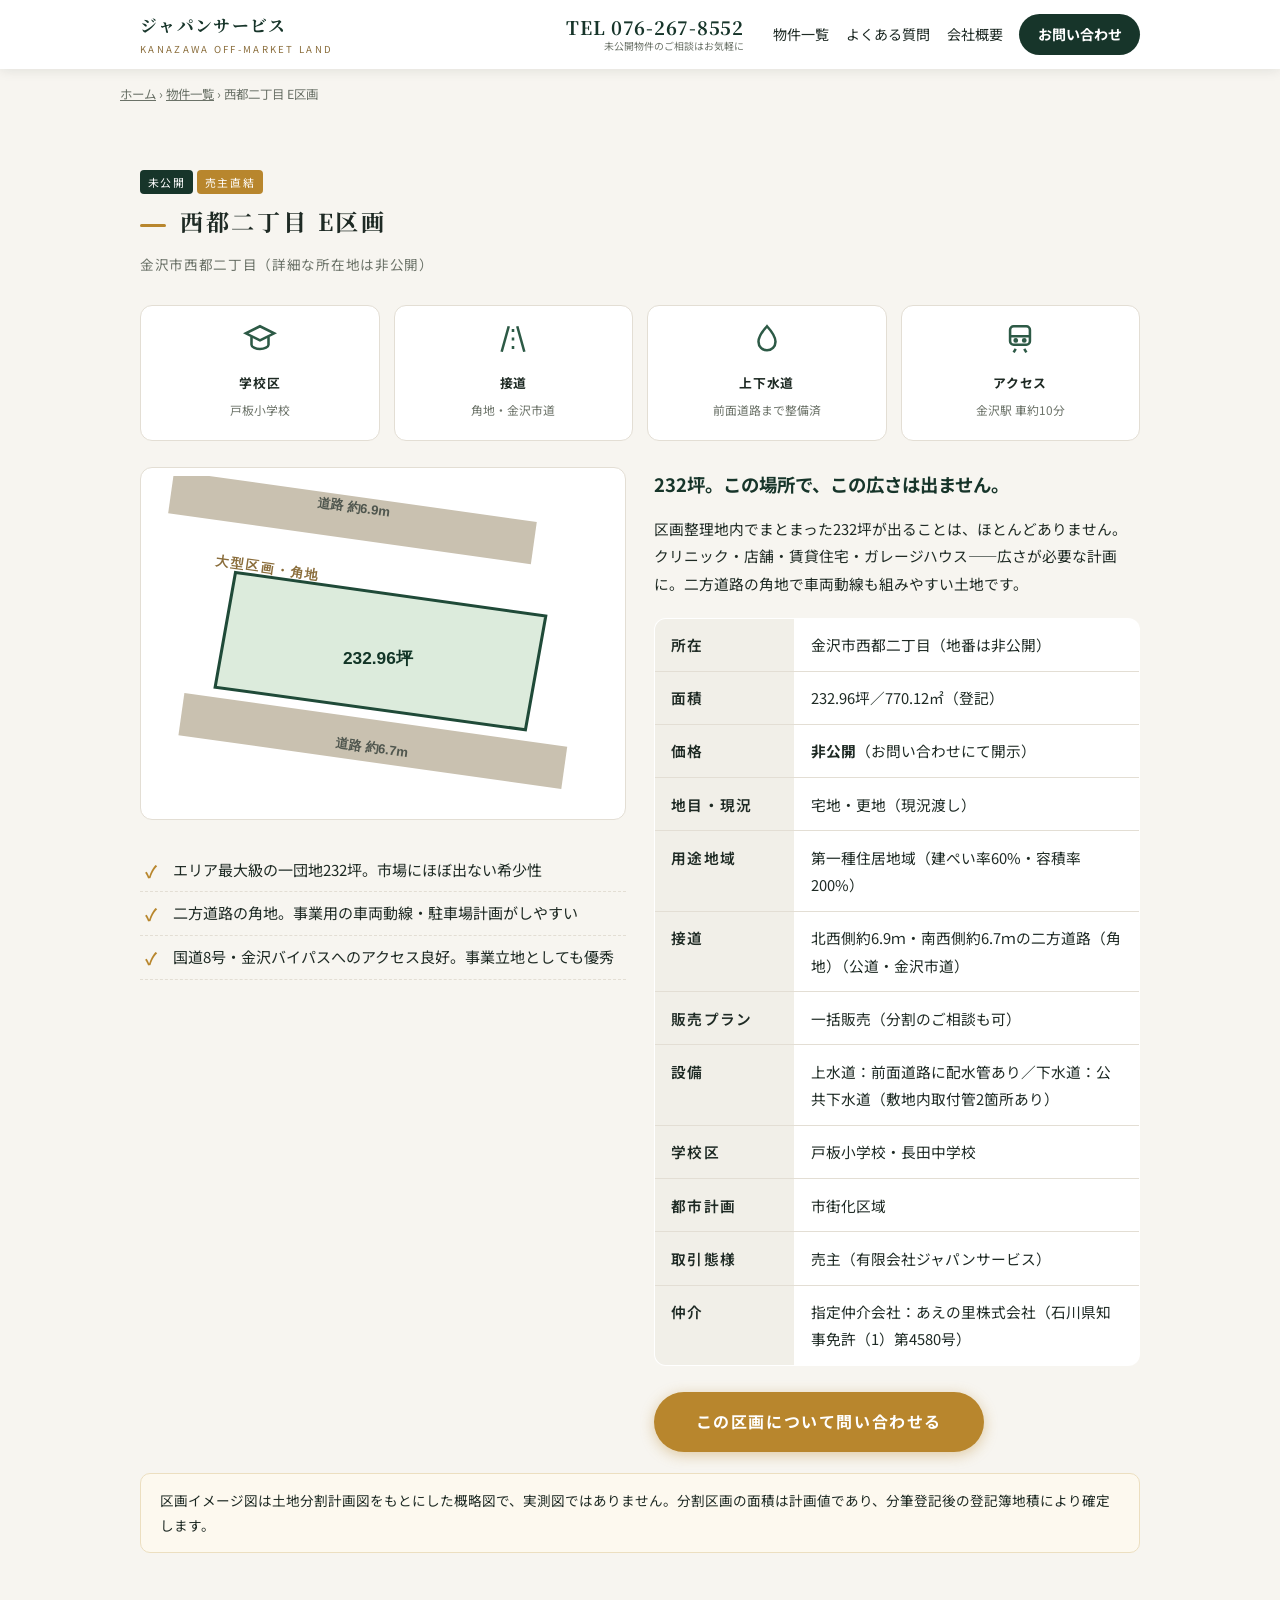
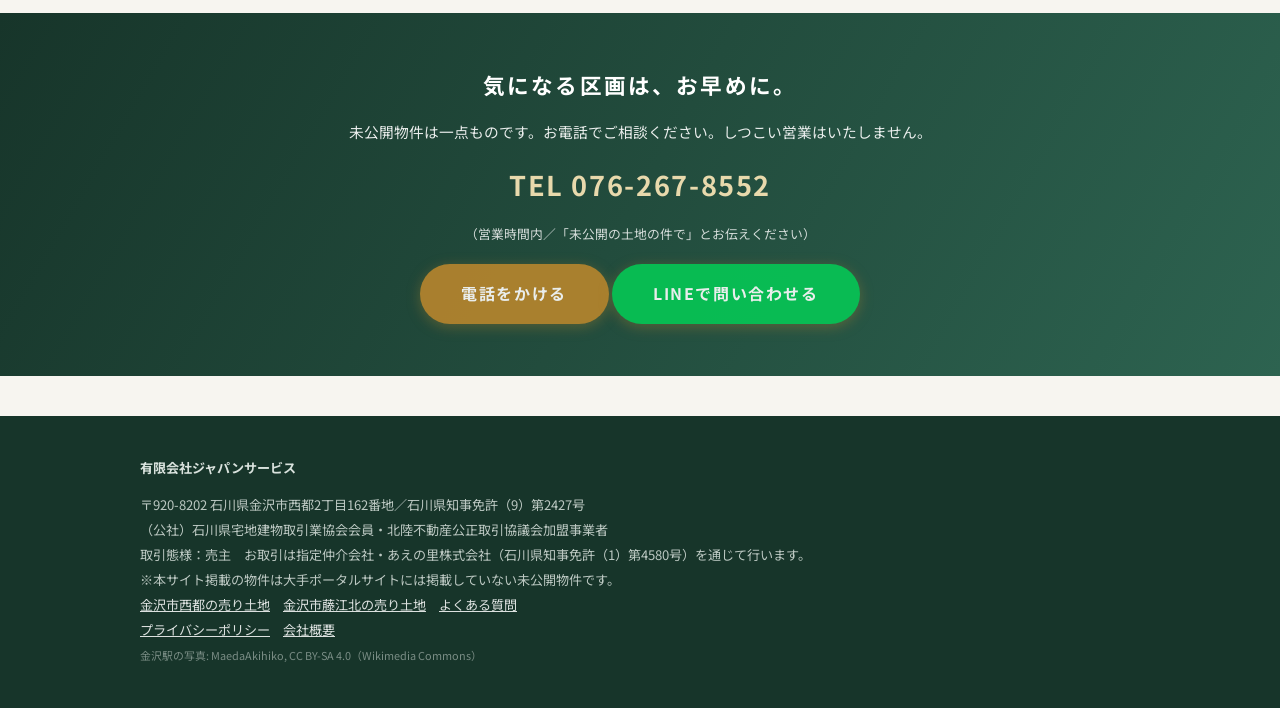
<file: land/saito-e.html>
<!DOCTYPE html>
<html lang="ja">
<head>
<meta charset="UTF-8">
<meta name="viewport" content="width=device-width, initial-scale=1">
<title>西都二丁目 E区画｜金沢市の未公開土地（232.96坪）｜ジャパンサービス</title>
<meta name="description" content="金沢市西都二丁目の未公開土地232.96坪。232坪。この場所で、この広さは出ません。 価格・地番はお問い合わせにて開示。ポータル非掲載。">
<link rel="canonical" href="https://aenosato.github.io/land/saito-e.html">
<meta property="og:title" content="西都二丁目 E区画｜金沢市の未公開土地（232.96坪）｜ジャパンサービス">
<meta property="og:description" content="金沢市西都二丁目の未公開土地232.96坪。232坪。この場所で、この広さは出ません。 価格・地番はお問い合わせにて開示。ポータル非掲載。">
<meta property="og:type" content="website">
<meta property="og:url" content="https://aenosato.github.io/land/saito-e.html">
<meta property="og:image" content="https://aenosato.github.io/img/ogp.png">
<meta name="twitter:card" content="summary_large_image">
<link rel="preconnect" href="https://fonts.googleapis.com">
<link href="https://fonts.googleapis.com/css2?family=Noto+Sans+JP:wght@400;600;700&family=Noto+Serif+JP:wght@600;700&display=swap" rel="stylesheet">
<link rel="stylesheet" href="/style.css">
<!-- Google tag (gtag.js) -->
<script async src="https://www.googletagmanager.com/gtag/js?id=G-DY3NSJYX80"></script>
<script>window.dataLayer=window.dataLayer||[];function gtag(){dataLayer.push(arguments);}gtag('js',new Date());gtag('config','G-DY3NSJYX80');
document.addEventListener('click',function(e){var a=e.target.closest&&e.target.closest('a');if(!a)return;var h=a.getAttribute('href')||'';
if(h.indexOf('tel:')===0)gtag('event','tel_click',{page:location.pathname});
else if(a.classList.contains('line-btn'))gtag('event','line_click',{page:location.pathname});
else if(a.classList.contains('btn')||a.classList.contains('cta'))gtag('event','cta_click',{page:location.pathname,label:a.textContent.trim()});});</script>

<script type="application/ld+json">
{"@context":"https://schema.org","@type":"Product","name":"西都二丁目 E区画（未公開土地）",
"description":"232坪。この場所で、この広さは出ません。 金沢市西都二丁目、232.96坪。",
"category":"土地",
"offers":{"@type":"Offer","availability":"https://schema.org/InStock","priceSpecification":{"@type":"PriceSpecification","description":"価格は非公開。お問い合わせにて開示。"},"seller":{"@type":"RealEstateAgent","name":"有限会社ジャパンサービス"}}}
</script>
<script type="application/ld+json">
{"@context":"https://schema.org","@type":"BreadcrumbList","itemListElement":[
{"@type":"ListItem","position":1,"name":"ホーム","item":"https://aenosato.github.io/"},
{"@type":"ListItem","position":2,"name":"物件一覧","item":"https://aenosato.github.io/#lands"},
{"@type":"ListItem","position":3,"name":"西都二丁目 E区画","item":"https://aenosato.github.io/land/saito-e.html"}]}
</script>
</head>
<body>
<header class="site"><div class="wrap">
<a class="brand" href="/">ジャパンサービス<small>KANAZAWA OFF-MARKET LAND</small></a>
<div class="htel"><a href="tel:076-267-8552">TEL 076-267-8552</a><small>未公開物件のご相談はお気軽に</small></div>
<nav class="g"><a href="/#lands">物件一覧</a><a href="/faq.html">よくある質問</a><a href="/company.html">会社概要</a><a class="cta" href="/contact.html">お問い合わせ</a></nav>
</div></header>

<div class="wrap crumb"><a href="/">ホーム</a> › <a href="/#lands">物件一覧</a> › 西都二丁目 E区画</div>
<section><div class="wrap">
<span class="badge">未公開</span> <span class="badge gold">売主直結</span>
<h2 class="sec">西都二丁目 E区画</h2>
<p class="sec-sub">金沢市西都二丁目（詳細な所在地は非公開）</p>
<div class="feat">
<div><svg viewBox="0 0 24 24" fill="none" stroke="#2d5a46" stroke-width="1.8"><path d="M12 3 2 8l10 5 10-5-10-5Z"/><path d="M6 10.5V16c0 1.5 2.7 3 6 3s6-1.5 6-3v-5.5"/></svg><b>学校区</b><span>戸板小学校</span></div>
<div><svg viewBox="0 0 24 24" fill="none" stroke="#2d5a46" stroke-width="1.8"><path d="M4 21 9 3M20 21 15 3"/><path d="M12 5v3M12 11v3M12 17v3" stroke-dasharray="2 2"/></svg><b>接道</b><span>角地・金沢市道</span></div>
<div><svg viewBox="0 0 24 24" fill="none" stroke="#2d5a46" stroke-width="1.8"><path d="M12 3s6 6.5 6 11a6 6 0 1 1-12 0c0-4.5 6-11 6-11Z"/></svg><b>上下水道</b><span>前面道路まで整備済</span></div>
<div><svg viewBox="0 0 24 24" fill="none" stroke="#2d5a46" stroke-width="1.8"><rect x="5" y="3" width="14" height="13" rx="2.5"/><path d="M5 10h14M9 19l-1.5 2.5M15 19l1.5 2.5"/><circle cx="9" cy="13" r=".8"/><circle cx="15" cy="13" r=".8"/></svg><b>アクセス</b><span>金沢駅 車約10分</span></div>
</div>
<div style="display:grid;grid-template-columns:repeat(auto-fit,minmax(300px,1fr));gap:28px;align-items:start">
<div><img src="/img/lot-e.svg" alt="西都二丁目 E区画 区画イメージ図" style="background:#fff;border:1px solid var(--line);border-radius:12px;padding:8px">
<ul class="points"><li>エリア最大級の一団地232坪。市場にほぼ出ない希少性</li><li>二方道路の角地。事業用の車両動線・駐車場計画がしやすい</li><li>国道8号・金沢バイパスへのアクセス良好。事業立地としても優秀</li></ul></div>
<div>
<p style="font-size:1.15rem;font-weight:700;color:var(--deep);margin-bottom:.8em">232坪。この場所で、この広さは出ません。</p>
<p style="font-size:.92rem">区画整理地内でまとまった232坪が出ることは、ほとんどありません。クリニック・店舗・賃貸住宅・ガレージハウス——広さが必要な計画に。二方道路の角地で車両動線も組みやすい土地です。</p>
<table class="spec" style="margin-top:1.4em">
<tr><th>所在</th><td>金沢市西都二丁目（地番は非公開）</td></tr>
<tr><th>面積</th><td>232.96坪／770.12㎡（登記）</td></tr>
<tr><th>価格</th><td><strong>非公開</strong>（お問い合わせにて開示）</td></tr>
<tr><th>地目・現況</th><td>宅地・更地（現況渡し）</td></tr>

<tr><th>用途地域</th><td>第一種住居地域（建ぺい率60%・容積率200%）</td></tr>
<tr><th>接道</th><td>北西側約6.9ｍ・南西側約6.7ｍの二方道路（角地）（公道・金沢市道）</td></tr>
<tr><th>販売プラン</th><td>一括販売（分割のご相談も可）</td></tr>
<tr><th>設備</th><td>上水道：前面道路に配水管あり／下水道：公共下水道（敷地内取付管2箇所あり）</td></tr>
<tr><th>学校区</th><td>戸板小学校・長田中学校</td></tr>
<tr><th>都市計画</th><td>市街化区域</td></tr>
<tr><th>取引態様</th><td>売主（有限会社ジャパンサービス）</td></tr>
<tr><th>仲介</th><td>指定仲介会社：あえの里株式会社（石川県知事免許（1）第4580号）</td></tr>
</table>
<p style="margin-top:1.6em"><a class="btn" href="/contact.html?land=saito-e">この区画について問い合わせる</a></p>
</div></div>

<div class="note">区画イメージ図は土地分割計画図をもとにした概略図で、実測図ではありません。分割区画の面積は計画値であり、分筆登記後の登記簿地積により確定します。</div>
</div></section>

<div class="cta-band"><div class="wrap">
<h2>気になる区画は、お早めに。</h2>
<p>未公開物件は一点ものです。お電話でご相談ください。しつこい営業はいたしません。</p>
<a class="tel" href="tel:076-267-8552">TEL 076-267-8552</a>
<p style="font-size:.8rem;opacity:.8">（営業時間内／「未公開の土地の件で」とお伝えください）</p>
<p style="margin-top:1.2em"><a class="btn" href="tel:076-267-8552">電話をかける</a> <a class="btn line-btn" href="https://lin.ee/kzL45s6" target="_blank" rel="noopener">LINEで問い合わせる</a></p>
</div></div>
<footer class="site"><div class="wrap">
<strong>有限会社ジャパンサービス</strong>
<div class="license">〒920-8202 石川県金沢市西都2丁目162番地／石川県知事免許（9）第2427号<br>
（公社）石川県宅地建物取引業協会会員・北陸不動産公正取引協議会加盟事業者<br>
取引態様：売主　お取引は指定仲介会社・あえの里株式会社（石川県知事免許（1）第4580号）を通じて行います。<br>
※本サイト掲載の物件は大手ポータルサイトには掲載していない未公開物件です。<br>
<a href="/area/saito.html">金沢市西都の売り土地</a>　<a href="/area/fujiekita.html">金沢市藤江北の売り土地</a>　<a href="/faq.html">よくある質問</a><br>
<a href="/privacy.html">プライバシーポリシー</a>　<a href="/company.html">会社概要</a><br>
<span style="font-size:.68rem;opacity:.6">金沢駅の写真: MaedaAkihiko, CC BY-SA 4.0（Wikimedia Commons）</span></div>
</div></footer>

<div class="fixbar"><a class="btn line-btn" href="https://lin.ee/kzL45s6" target="_blank" rel="noopener">LINEで相談</a><a class="btn" href="tel:076-267-8552">電話をかける</a></div>
<div class="nudge" id="nudge" role="dialog" aria-label="お問い合わせのご案内"><button class="pop-close" id="nudge-close" aria-label="閉じる">✕</button>
<h4>LINEで気軽にご質問ください</h4><p>友だち追加して「未公開の土地の件で」と送るだけ。地番・価格・区画図をご案内します。</p>
<a class="btn line-btn" href="https://lin.ee/kzL45s6" target="_blank" rel="noopener">LINEで問い合わせる</a></div>
<div class="modal-bg" id="exit-bg"><div class="modal" role="dialog" aria-modal="true" aria-label="お問い合わせのご案内"><button class="pop-close" id="exit-close" aria-label="閉じる">✕</button>
<h4>お問い合わせは、お済みですか？</h4><p>地番・価格は、お電話またはLINEでのみご案内しています。<br>LINEなら一言送るだけで大丈夫です。しつこい営業はいたしません。</p>
<a class="btn line-btn" href="https://lin.ee/kzL45s6" target="_blank" rel="noopener">LINEで問い合わせる</a><a class="btn" href="tel:076-267-8552">電話をかける</a>
<button class="later" id="exit-later">あとで検討する</button></div></div>
<script>(function(){
var nudge=document.getElementById('nudge'),exitBg=document.getElementById('exit-bg');if(!nudge||!exitBg)return;
function track(n,p){try{if(typeof gtag==='function')gtag('event',n,p||{});}catch(e){}}
var shownNudge=false,shownExit=false,leavingViaLink=false;
function openExit(){if(shownExit)return;shownExit=true;nudge.classList.remove('show');exitBg.classList.add('show');track('popup_view',{popup_type:'exit_modal'});}
function closeExit(){if(exitBg.classList.contains('show'))track('popup_close',{popup_type:'exit_modal'});exitBg.classList.remove('show');}
var idleTimer=null;
window.addEventListener('scroll',function(){if(shownNudge)return;clearTimeout(idleTimer);if(window.scrollY>300){idleTimer=setTimeout(function(){if(shownNudge||exitBg.classList.contains('show'))return;shownNudge=true;nudge.classList.add('show');track('popup_view',{popup_type:'nudge'});},1600);}},{passive:true});
document.getElementById('nudge-close').addEventListener('click',function(){nudge.classList.remove('show');track('popup_close',{popup_type:'nudge'});});
document.addEventListener('click',function(e){if(e.target.closest&&e.target.closest('a')){leavingViaLink=true;setTimeout(function(){leavingViaLink=false;},3000);}},true);
window.addEventListener('beforeunload',function(e){if(leavingViaLink||shownExit)return;e.preventDefault();e.returnValue='';setTimeout(openExit,600);});
document.addEventListener('mouseout',function(e){if(e.relatedTarget||e.clientY>10)return;openExit();});
try{history.pushState({js:1},'');window.addEventListener('popstate',function(){if(!shownExit){openExit();history.pushState({js:2},'');}});}catch(e){}
document.getElementById('exit-close').addEventListener('click',closeExit);document.getElementById('exit-later').addEventListener('click',closeExit);
exitBg.addEventListener('click',function(e){if(e.target===exitBg)closeExit();});
})();</script>

<script>
const io=new IntersectionObserver(es=>es.forEach(e=>{if(e.isIntersecting){e.target.classList.add('in');io.unobserve(e.target)}}),{threshold:.12});
document.querySelectorAll('section .wrap>*,.cards>*,.steps>div').forEach(el=>{el.classList.add('fade');io.observe(el)});
</script>
</body>
</html>
</file>
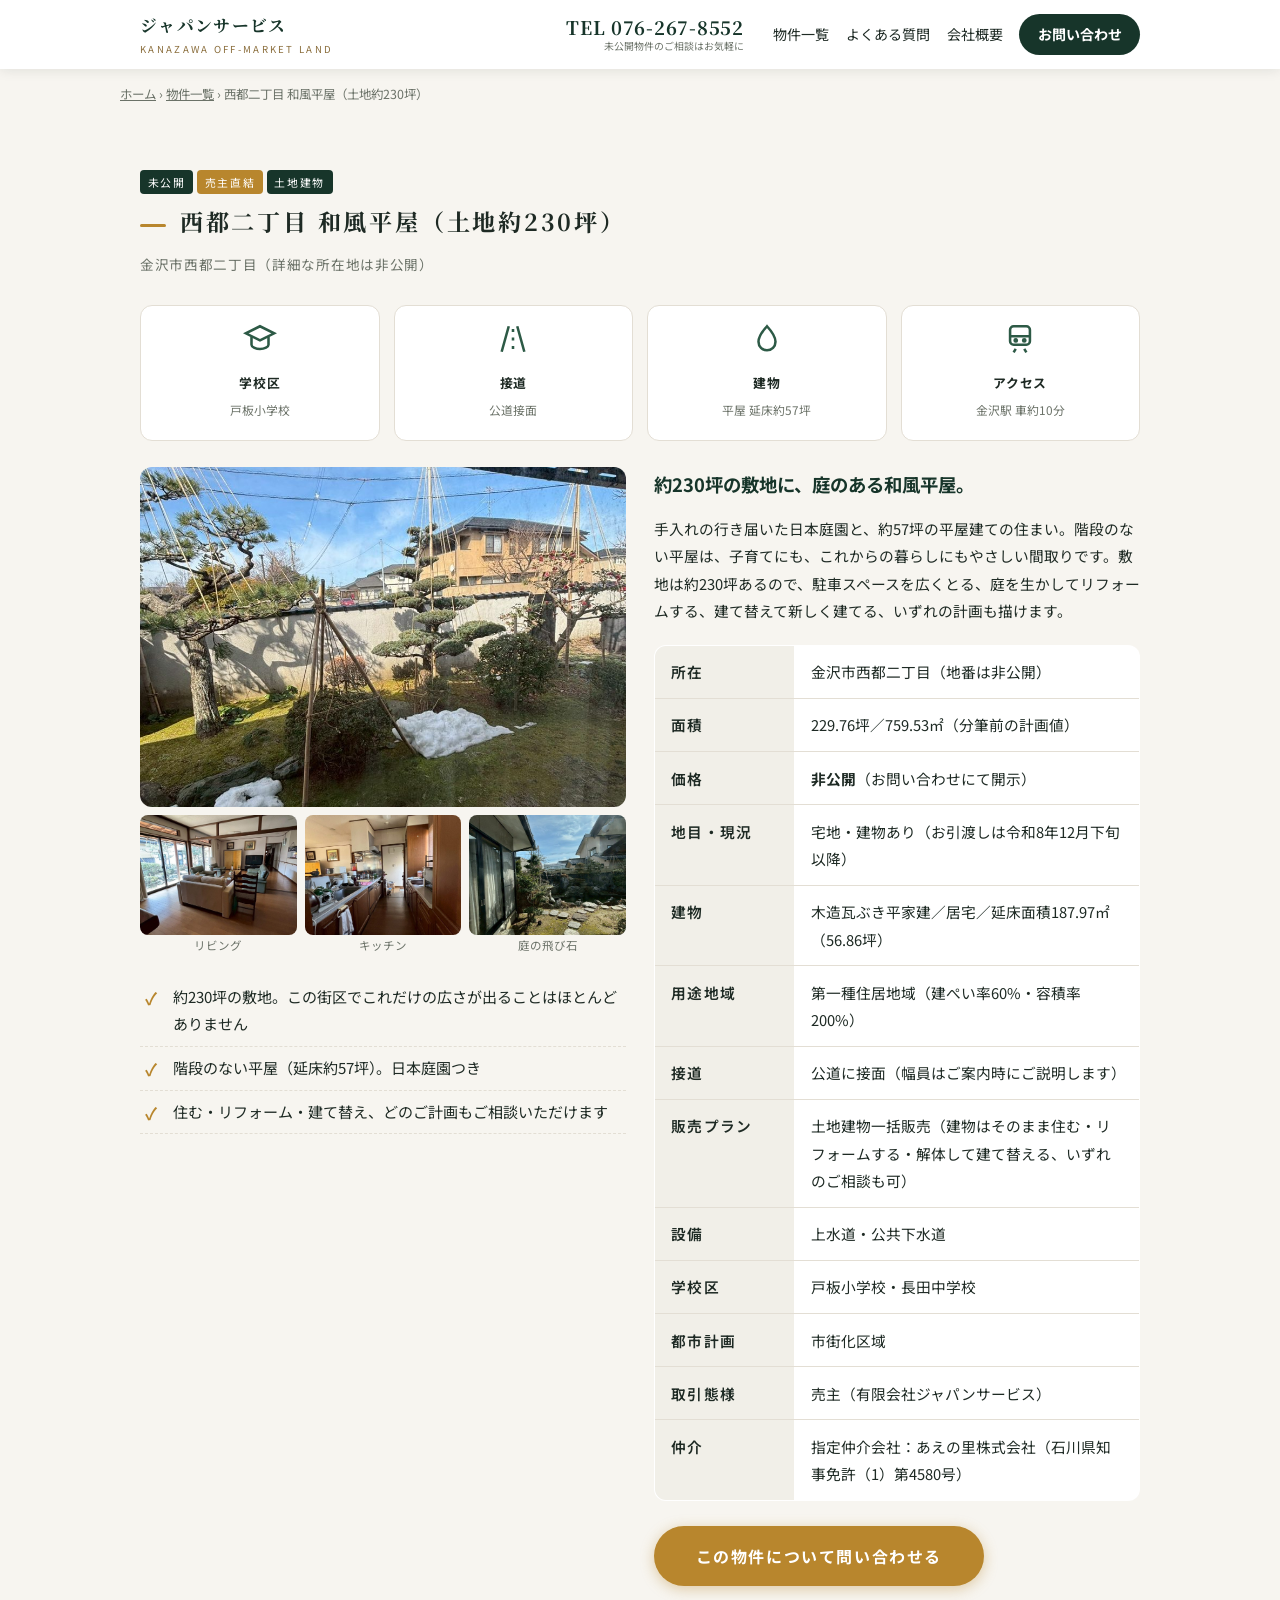
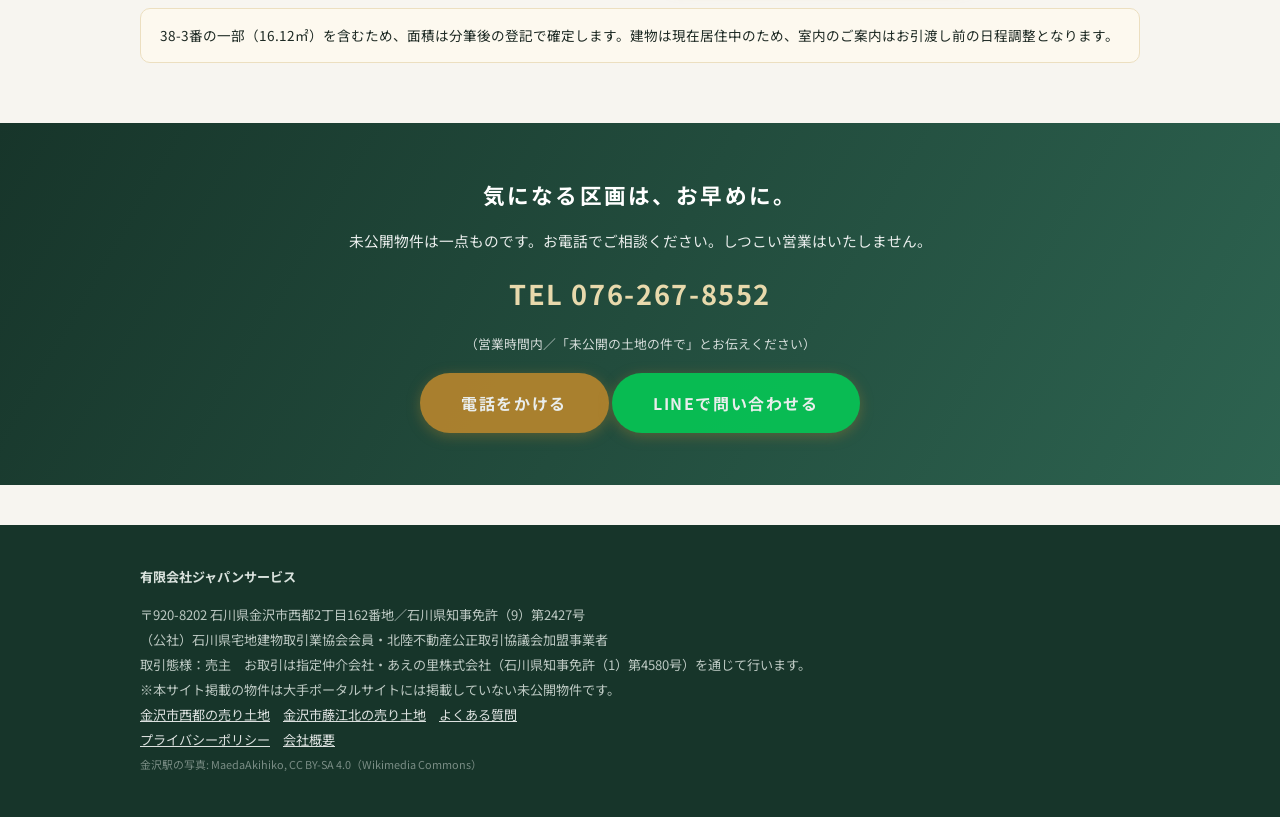
<file: land/saito-hiraya.html>
<!DOCTYPE html>
<html lang="ja">
<head>
<meta charset="UTF-8">
<meta name="viewport" content="width=device-width, initial-scale=1">
<title>西都二丁目 和風平屋（土地約230坪）｜金沢市の未公開土地建物（229.76坪）｜ジャパンサービス</title>
<meta name="description" content="金沢市西都二丁目の未公開土地建物（和風平屋）・土地229.76坪。約230坪の敷地に、庭のある和風平屋。 価格・地番はお問い合わせにて開示。ポータル非掲載。">
<link rel="canonical" href="https://aenosato.github.io/land/saito-hiraya.html">
<meta property="og:title" content="西都二丁目 和風平屋（土地約230坪）｜金沢市の未公開土地建物（229.76坪）｜ジャパンサービス">
<meta property="og:description" content="金沢市西都二丁目の未公開土地建物（和風平屋）・土地229.76坪。約230坪の敷地に、庭のある和風平屋。 価格・地番はお問い合わせにて開示。ポータル非掲載。">
<meta property="og:type" content="website">
<meta property="og:url" content="https://aenosato.github.io/land/saito-hiraya.html">
<meta property="og:image" content="https://aenosato.github.io/img/ogp.png">
<meta name="twitter:card" content="summary_large_image">
<link rel="preconnect" href="https://fonts.googleapis.com">
<link href="https://fonts.googleapis.com/css2?family=Noto+Sans+JP:wght@400;600;700&family=Noto+Serif+JP:wght@600;700&display=swap" rel="stylesheet">
<link rel="stylesheet" href="/style.css">
<!-- Google tag (gtag.js) -->
<script async src="https://www.googletagmanager.com/gtag/js?id=G-DY3NSJYX80"></script>
<script>window.dataLayer=window.dataLayer||[];function gtag(){dataLayer.push(arguments);}gtag('js',new Date());gtag('config','G-DY3NSJYX80');
document.addEventListener('click',function(e){var a=e.target.closest&&e.target.closest('a');if(!a)return;var h=a.getAttribute('href')||'';
if(h.indexOf('tel:')===0)gtag('event','tel_click',{page:location.pathname});
else if(a.classList.contains('line-btn'))gtag('event','line_click',{page:location.pathname});
else if(a.classList.contains('btn')||a.classList.contains('cta'))gtag('event','cta_click',{page:location.pathname,label:a.textContent.trim()});});</script>

<script type="application/ld+json">
{"@context":"https://schema.org","@type":"Product","name":"西都二丁目 和風平屋（土地約230坪）（未公開土地）",
"description":"約230坪の敷地に、庭のある和風平屋。 金沢市西都二丁目、229.76坪。",
"category":"土地建物",
"offers":{"@type":"Offer","availability":"https://schema.org/InStock","priceSpecification":{"@type":"PriceSpecification","description":"価格は非公開。お問い合わせにて開示。"},"seller":{"@type":"RealEstateAgent","name":"有限会社ジャパンサービス"}}}
</script>
<script type="application/ld+json">
{"@context":"https://schema.org","@type":"BreadcrumbList","itemListElement":[
{"@type":"ListItem","position":1,"name":"ホーム","item":"https://aenosato.github.io/"},
{"@type":"ListItem","position":2,"name":"物件一覧","item":"https://aenosato.github.io/#lands"},
{"@type":"ListItem","position":3,"name":"西都二丁目 和風平屋（土地約230坪）","item":"https://aenosato.github.io/land/saito-hiraya.html"}]}
</script>
</head>
<body>
<header class="site"><div class="wrap">
<a class="brand" href="/">ジャパンサービス<small>KANAZAWA OFF-MARKET LAND</small></a>
<div class="htel"><a href="tel:076-267-8552">TEL 076-267-8552</a><small>未公開物件のご相談はお気軽に</small></div>
<nav class="g"><a href="/#lands">物件一覧</a><a href="/faq.html">よくある質問</a><a href="/company.html">会社概要</a><a class="cta" href="/contact.html">お問い合わせ</a></nav>
</div></header>

<div class="wrap crumb"><a href="/">ホーム</a> › <a href="/#lands">物件一覧</a> › 西都二丁目 和風平屋（土地約230坪）</div>
<section><div class="wrap">
<span class="badge">未公開</span> <span class="badge gold">売主直結</span> <span class="badge">土地建物</span>
<h2 class="sec">西都二丁目 和風平屋（土地約230坪）</h2>
<p class="sec-sub">金沢市西都二丁目（詳細な所在地は非公開）</p>
<div class="feat">
<div><svg viewBox="0 0 24 24" fill="none" stroke="#2d5a46" stroke-width="1.8"><path d="M12 3 2 8l10 5 10-5-10-5Z"/><path d="M6 10.5V16c0 1.5 2.7 3 6 3s6-1.5 6-3v-5.5"/></svg><b>学校区</b><span>戸板小学校</span></div>
<div><svg viewBox="0 0 24 24" fill="none" stroke="#2d5a46" stroke-width="1.8"><path d="M4 21 9 3M20 21 15 3"/><path d="M12 5v3M12 11v3M12 17v3" stroke-dasharray="2 2"/></svg><b>接道</b><span>公道接面</span></div>
<div><svg viewBox="0 0 24 24" fill="none" stroke="#2d5a46" stroke-width="1.8"><path d="M12 3s6 6.5 6 11a6 6 0 1 1-12 0c0-4.5 6-11 6-11Z"/></svg><b>建物</b><span>平屋 延床約57坪</span></div>
<div><svg viewBox="0 0 24 24" fill="none" stroke="#2d5a46" stroke-width="1.8"><rect x="5" y="3" width="14" height="13" rx="2.5"/><path d="M5 10h14M9 19l-1.5 2.5M15 19l1.5 2.5"/><circle cx="9" cy="13" r=".8"/><circle cx="15" cy="13" r=".8"/></svg><b>アクセス</b><span>金沢駅 車約10分</span></div>
</div>
<div style="display:grid;grid-template-columns:repeat(auto-fit,minmax(300px,1fr));gap:28px;align-items:start">
<div><img src="/img/photo/hiraya-garden.jpg" alt="西都二丁目 和風平屋（土地約230坪） 庭（室内から）" style="width:100%;height:340px;object-fit:cover;border-radius:12px;display:block"><div style="display:grid;grid-template-columns:repeat(3,1fr);gap:8px;margin-top:8px"><figure style="margin:0"><img src="/img/photo/hiraya-ldk.jpg" alt="西都二丁目 和風平屋（土地約230坪） リビング" loading="lazy" style="width:100%;height:120px;object-fit:cover;border-radius:8px;display:block"><figcaption style="font-size:.72rem;color:var(--muted);text-align:center">リビング</figcaption></figure><figure style="margin:0"><img src="/img/photo/hiraya-kitchen.jpg" alt="西都二丁目 和風平屋（土地約230坪） キッチン" loading="lazy" style="width:100%;height:120px;object-fit:cover;border-radius:8px;display:block"><figcaption style="font-size:.72rem;color:var(--muted);text-align:center">キッチン</figcaption></figure><figure style="margin:0"><img src="/img/photo/hiraya-garden2.jpg" alt="西都二丁目 和風平屋（土地約230坪） 庭の飛び石" loading="lazy" style="width:100%;height:120px;object-fit:cover;border-radius:8px;display:block"><figcaption style="font-size:.72rem;color:var(--muted);text-align:center">庭の飛び石</figcaption></figure></div>
<ul class="points"><li>約230坪の敷地。この街区でこれだけの広さが出ることはほとんどありません</li><li>階段のない平屋（延床約57坪）。日本庭園つき</li><li>住む・リフォーム・建て替え、どのご計画もご相談いただけます</li></ul></div>
<div>
<p style="font-size:1.15rem;font-weight:700;color:var(--deep);margin-bottom:.8em">約230坪の敷地に、庭のある和風平屋。</p>
<p style="font-size:.92rem">手入れの行き届いた日本庭園と、約57坪の平屋建ての住まい。階段のない平屋は、子育てにも、これからの暮らしにもやさしい間取りです。敷地は約230坪あるので、駐車スペースを広くとる、庭を生かしてリフォームする、建て替えて新しく建てる、いずれの計画も描けます。</p>
<table class="spec" style="margin-top:1.4em">
<tr><th>所在</th><td>金沢市西都二丁目（地番は非公開）</td></tr>
<tr><th>面積</th><td>229.76坪／759.53㎡（分筆前の計画値）</td></tr>
<tr><th>価格</th><td><strong>非公開</strong>（お問い合わせにて開示）</td></tr>
<tr><th>地目・現況</th><td>宅地・建物あり（お引渡しは令和8年12月下旬以降）</td></tr>
<tr><th>建物</th><td>木造瓦ぶき平家建／居宅／延床面積187.97㎡（56.86坪）</td></tr>
<tr><th>用途地域</th><td>第一種住居地域（建ぺい率60%・容積率200%）</td></tr>
<tr><th>接道</th><td>公道に接面（幅員はご案内時にご説明します）</td></tr>
<tr><th>販売プラン</th><td>土地建物一括販売（建物はそのまま住む・リフォームする・解体して建て替える、いずれのご相談も可）</td></tr>
<tr><th>設備</th><td>上水道・公共下水道</td></tr>
<tr><th>学校区</th><td>戸板小学校・長田中学校</td></tr>
<tr><th>都市計画</th><td>市街化区域</td></tr>
<tr><th>取引態様</th><td>売主（有限会社ジャパンサービス）</td></tr>
<tr><th>仲介</th><td>指定仲介会社：あえの里株式会社（石川県知事免許（1）第4580号）</td></tr>
</table>
<p style="margin-top:1.6em"><a class="btn" href="/contact.html?land=saito-hiraya">この物件について問い合わせる</a></p>
</div></div>
<div class="note">38-3番の一部（16.12㎡）を含むため、面積は分筆後の登記で確定します。建物は現在居住中のため、室内のご案内はお引渡し前の日程調整となります。</div>

</div></section>

<div class="cta-band"><div class="wrap">
<h2>気になる区画は、お早めに。</h2>
<p>未公開物件は一点ものです。お電話でご相談ください。しつこい営業はいたしません。</p>
<a class="tel" href="tel:076-267-8552">TEL 076-267-8552</a>
<p style="font-size:.8rem;opacity:.8">（営業時間内／「未公開の土地の件で」とお伝えください）</p>
<p style="margin-top:1.2em"><a class="btn" href="tel:076-267-8552">電話をかける</a> <a class="btn line-btn" href="https://lin.ee/kzL45s6" target="_blank" rel="noopener">LINEで問い合わせる</a></p>
</div></div>
<footer class="site"><div class="wrap">
<strong>有限会社ジャパンサービス</strong>
<div class="license">〒920-8202 石川県金沢市西都2丁目162番地／石川県知事免許（9）第2427号<br>
（公社）石川県宅地建物取引業協会会員・北陸不動産公正取引協議会加盟事業者<br>
取引態様：売主　お取引は指定仲介会社・あえの里株式会社（石川県知事免許（1）第4580号）を通じて行います。<br>
※本サイト掲載の物件は大手ポータルサイトには掲載していない未公開物件です。<br>
<a href="/area/saito.html">金沢市西都の売り土地</a>　<a href="/area/fujiekita.html">金沢市藤江北の売り土地</a>　<a href="/faq.html">よくある質問</a><br>
<a href="/privacy.html">プライバシーポリシー</a>　<a href="/company.html">会社概要</a><br>
<span style="font-size:.68rem;opacity:.6">金沢駅の写真: MaedaAkihiko, CC BY-SA 4.0（Wikimedia Commons）</span></div>
</div></footer>

<div class="fixbar"><a class="btn line-btn" href="https://lin.ee/kzL45s6" target="_blank" rel="noopener">LINEで相談</a><a class="btn" href="tel:076-267-8552">電話をかける</a></div>
<div class="nudge" id="nudge" role="dialog" aria-label="お問い合わせのご案内"><button class="pop-close" id="nudge-close" aria-label="閉じる">✕</button>
<h4>LINEで気軽にご質問ください</h4><p>友だち追加して「未公開の土地の件で」と送るだけ。地番・価格・区画図をご案内します。</p>
<a class="btn line-btn" href="https://lin.ee/kzL45s6" target="_blank" rel="noopener">LINEで問い合わせる</a></div>
<div class="modal-bg" id="exit-bg"><div class="modal" role="dialog" aria-modal="true" aria-label="お問い合わせのご案内"><button class="pop-close" id="exit-close" aria-label="閉じる">✕</button>
<h4>お問い合わせは、お済みですか？</h4><p>地番・価格は、お電話またはLINEでのみご案内しています。<br>LINEなら一言送るだけで大丈夫です。しつこい営業はいたしません。</p>
<a class="btn line-btn" href="https://lin.ee/kzL45s6" target="_blank" rel="noopener">LINEで問い合わせる</a><a class="btn" href="tel:076-267-8552">電話をかける</a>
<button class="later" id="exit-later">あとで検討する</button></div></div>
<script>(function(){
var nudge=document.getElementById('nudge'),exitBg=document.getElementById('exit-bg');if(!nudge||!exitBg)return;
function track(n,p){try{if(typeof gtag==='function')gtag('event',n,p||{});}catch(e){}}
var shownNudge=false,shownExit=false,leavingViaLink=false;
function openExit(){if(shownExit)return;shownExit=true;nudge.classList.remove('show');exitBg.classList.add('show');track('popup_view',{popup_type:'exit_modal'});}
function closeExit(){if(exitBg.classList.contains('show'))track('popup_close',{popup_type:'exit_modal'});exitBg.classList.remove('show');}
var idleTimer=null;
window.addEventListener('scroll',function(){if(shownNudge)return;clearTimeout(idleTimer);if(window.scrollY>300){idleTimer=setTimeout(function(){if(shownNudge||exitBg.classList.contains('show'))return;shownNudge=true;nudge.classList.add('show');track('popup_view',{popup_type:'nudge'});},1600);}},{passive:true});
document.getElementById('nudge-close').addEventListener('click',function(){nudge.classList.remove('show');track('popup_close',{popup_type:'nudge'});});
document.addEventListener('click',function(e){if(e.target.closest&&e.target.closest('a')){leavingViaLink=true;setTimeout(function(){leavingViaLink=false;},3000);}},true);
window.addEventListener('beforeunload',function(e){if(leavingViaLink||shownExit)return;e.preventDefault();e.returnValue='';setTimeout(openExit,600);});
document.addEventListener('mouseout',function(e){if(e.relatedTarget||e.clientY>10)return;openExit();});
try{history.pushState({js:1},'');window.addEventListener('popstate',function(){if(!shownExit){openExit();history.pushState({js:2},'');}});}catch(e){}
document.getElementById('exit-close').addEventListener('click',closeExit);document.getElementById('exit-later').addEventListener('click',closeExit);
exitBg.addEventListener('click',function(e){if(e.target===exitBg)closeExit();});
})();</script>

<script>
const io=new IntersectionObserver(es=>es.forEach(e=>{if(e.isIntersecting){e.target.classList.add('in');io.unobserve(e.target)}}),{threshold:.12});
document.querySelectorAll('section .wrap>*,.cards>*,.steps>div').forEach(el=>{el.classList.add('fade');io.observe(el)});
</script>
</body>
</html>
</file>
<file: style.css>
:root{--ink:#1e2a24;--deep:#17352a;--accent:#b8862d;--accent-d:#8a6d3b;--bg:#f7f5f0;--card:#ffffff;--line:#e3ded4;--muted:#6b7268}
*{margin:0;padding:0;box-sizing:border-box}
body{font-family:"Noto Sans JP",-apple-system,"Hiragino Kaku Gothic ProN","Yu Gothic",sans-serif;color:var(--ink);background:var(--bg);line-height:1.85}
img,svg{max-width:100%;height:auto}
a{color:var(--deep)}
.wrap{max-width:1040px;margin:0 auto;padding:0 20px}
header.site{background:#fff;color:var(--ink);position:sticky;top:0;z-index:50;box-shadow:0 1px 12px rgba(20,30,25,.1)}
header.site .wrap{display:flex;align-items:center;justify-content:space-between;padding:10px 20px;gap:12px}
.brand{font-weight:700;letter-spacing:.08em;color:var(--deep);text-decoration:none;font-size:1.05rem;font-family:"Noto Serif JP",serif}
.brand small{display:block;font-size:.6rem;font-weight:400;color:var(--accent-d);letter-spacing:.24em;font-family:"Noto Sans JP",sans-serif}
nav.g{display:flex;align-items:center}
nav.g a{color:var(--ink);text-decoration:none;margin-left:1.2em;font-size:.88rem}
nav.g a.cta{background:var(--deep);color:#fff;padding:.55em 1.3em;border-radius:999px;font-weight:700}
.htel{text-align:right;margin-left:auto;line-height:1.3}
.htel a{font-family:"Noto Serif JP",serif;font-size:1.15rem;font-weight:700;color:var(--deep);text-decoration:none;letter-spacing:.04em}
.htel small{display:block;font-size:.62rem;color:var(--muted)}
@media(max-width:900px){.htel{display:none}}
.hero{color:#fff;text-align:center;position:relative;overflow:hidden;height:min(80vh,690px);min-height:520px;display:flex;align-items:center;justify-content:center}
.hero .wrap{position:relative;z-index:3}
.feat{display:grid;grid-template-columns:repeat(auto-fit,minmax(150px,1fr));gap:14px;margin:1.6em 0}
.feat div{background:var(--card);border:1px solid var(--line);border-radius:12px;padding:1em .8em;text-align:center}
.feat svg{width:34px;height:34px;margin-bottom:.4em}
.feat b{display:block;font-size:.8rem;letter-spacing:.05em}
.feat span{font-size:.74rem;color:var(--muted)}
.area-hero{background:linear-gradient(150deg,#1d4534,#2d6350);color:#fff;padding:48px 0 90px;position:relative;overflow:hidden}
.area-hero h1{font-size:clamp(1.3rem,3.4vw,1.9rem);letter-spacing:.06em;line-height:1.6}
.area-hero p{margin-top:.8em;font-size:.9rem;opacity:.9}
article.guide{max-width:760px;margin:0 auto;font-size:.95rem}
article.guide h2{font-size:1.25rem;letter-spacing:.08em;margin:2.2em 0 .8em;padding-left:.7em;border-left:4px solid var(--accent)}
article.guide h3{font-size:1.02rem;margin:1.6em 0 .5em}
article.guide p{margin-bottom:1em}
article.guide ul{margin:0 0 1em 1.4em}
.hero .tag{display:inline-block;border:1px solid rgba(255,255,255,.5);border-radius:999px;padding:.3em 1.4em;font-size:.78rem;letter-spacing:.3em;margin-bottom:1.3em;color:#e8d9ac}
.hero h1{font-size:clamp(1.55rem,4.4vw,2.6rem);font-weight:700;letter-spacing:.05em;line-height:1.55}
.hero p.lead{margin-top:1.3em;opacity:.92;font-size:.98rem}
.hero .cta-row{margin-top:2.2em}
.trustline{display:flex;gap:10px;justify-content:center;flex-wrap:wrap;margin-top:2.4em}
.trustline span{border:1px solid rgba(255,255,255,.4);border-radius:8px;padding:.45em 1.1em;font-size:.8rem;letter-spacing:.08em;background:rgba(10,22,17,.45);backdrop-filter:blur(4px)}
.split{display:grid;grid-template-columns:1fr 1fr;gap:44px;align-items:center}
.split img{border-radius:16px;box-shadow:0 14px 40px rgba(23,53,42,.2);width:100%;height:380px;object-fit:cover}
.split h2{font-family:"Noto Serif JP",serif;font-size:1.5rem;letter-spacing:.1em;margin-bottom:.7em;line-height:1.6}
.split p{font-size:.95rem}
.split .imgwrap{position:relative}
.split .imgwrap span{position:absolute;right:10px;bottom:8px;font-size:.66rem;color:rgba(255,255,255,.75)}
@media(max-width:760px){.split{grid-template-columns:1fr}.split img{height:240px}}
.btn{display:inline-block;background:var(--accent);color:#fff;text-decoration:none;padding:.95em 2.6em;border-radius:999px;font-weight:700;letter-spacing:.1em;border:none;font-size:1rem;cursor:pointer;box-shadow:0 3px 14px rgba(184,134,45,.4);transition:transform .15s}
.btn:hover{transform:translateY(-2px)}
.btn.ghost{background:transparent;border:1px solid rgba(255,255,255,.6);margin-left:.8em;box-shadow:none}
section{padding:60px 0}
h2.sec{font-size:1.45rem;letter-spacing:.12em;margin-bottom:.4em}
h2.sec::before{content:"";display:inline-block;width:26px;height:3px;background:var(--accent);vertical-align:middle;margin-right:.6em;border-radius:2px}
p.sec-sub{color:var(--muted);font-size:.85rem;margin-bottom:2em;letter-spacing:.05em}
.cards{display:grid;grid-template-columns:repeat(auto-fill,minmax(290px,1fr));gap:22px}
.card{background:var(--card);border:1px solid var(--line);border-radius:14px;overflow:hidden;text-decoration:none;color:var(--ink);display:flex;flex-direction:column;transition:box-shadow .2s,transform .2s}
.card:hover{box-shadow:0 10px 28px rgba(23,53,42,.16);transform:translateY(-3px)}
.card .fig{background:#eef2ee;padding:10px 10px 0}
.card .body{padding:18px 20px 22px;flex:1;display:flex;flex-direction:column}
.card h3{font-size:1.05rem;letter-spacing:.05em}
.card .meta{color:var(--muted);font-size:.8rem;margin:.2em 0 .8em}
.card p.catch{font-size:.95rem;font-weight:700;color:var(--deep);flex:1}
.card .price{margin-top:1em;font-size:.8rem;color:var(--accent-d);font-weight:700;letter-spacing:.06em}
.badge{display:inline-block;background:var(--deep);color:#fff;font-size:.68rem;border-radius:4px;padding:.15em .7em;letter-spacing:.15em;margin-bottom:.6em}
.badge.gold{background:var(--accent)}
table.spec{width:100%;border-collapse:collapse;background:var(--card);border:1px solid var(--line);border-radius:12px;overflow:hidden;font-size:.92rem}
table.spec th,table.spec td{padding:.85em 1.1em;border-bottom:1px solid var(--line);text-align:left;vertical-align:top}
table.spec th{width:9.5em;background:#f1efe8;font-weight:600;letter-spacing:.08em}
table.spec tr:last-child th,table.spec tr:last-child td{border-bottom:none}
body{overflow-x:hidden}
.cmp-wrap{overflow-x:auto;-webkit-overflow-scrolling:touch}
table.cmp{width:100%;min-width:560px;border-collapse:collapse;background:var(--card);border:1px solid var(--line);font-size:.88rem}
table.cmp th,table.cmp td{padding:.8em 1em;border:1px solid var(--line);text-align:center}
table.cmp thead th{background:var(--deep);color:#fff;letter-spacing:.1em}
table.cmp td:first-child{background:#f1efe8;font-weight:600;text-align:left;width:11em}
table.cmp td.good{color:var(--accent-d);font-weight:700}
.btn.line-btn{background:#06C755;color:#fff;border-color:#06C755}.btn.line-btn:hover{background:#05b04c}
.line-row{margin-top:1rem;text-align:center}.line-row small{display:block;margin-top:.4rem;color:#5c6560;font-size:.8rem}
/* 固定CTA（スマホ）・ナッジ・離脱モーダル */
.fixbar{position:fixed;left:0;right:0;bottom:0;z-index:60;display:flex;gap:8px;padding:10px 12px calc(10px + env(safe-area-inset-bottom));background:rgba(255,255,255,.97);border-top:1px solid var(--line)}
.fixbar .btn{flex:1;padding:.9em .5em;font-size:.9rem;border-radius:12px;box-shadow:none;letter-spacing:.04em;text-align:center}
@media(min-width:768px){.fixbar{display:none}}
@media(max-width:767px){body{padding-bottom:78px}}
.nudge{position:fixed;right:14px;bottom:14px;z-index:70;background:#fff;border-radius:16px;box-shadow:0 14px 44px rgba(8,40,32,.32);border:1px solid var(--line);padding:18px 18px 16px;width:min(340px,calc(100vw - 28px));display:none}
.nudge.show{display:block;animation:nudge-up .35s ease}
@keyframes nudge-up{from{transform:translateY(18px);opacity:0}}
@media(max-width:767px){.nudge{left:14px;right:14px;width:auto;bottom:calc(88px + env(safe-area-inset-bottom))}}
.nudge h4{font-size:1rem;font-weight:700;margin-bottom:4px;padding-right:28px;color:var(--deep)}
.nudge p{font-size:.84rem;color:#3c5249;margin-bottom:12px;line-height:1.7}
.nudge .btn{width:100%;text-align:center;padding:.8em 1em;font-size:.95rem;border-radius:12px;box-shadow:none}
.pop-close{position:absolute;top:10px;right:10px;width:30px;height:30px;border:none;background:#eef3f1;border-radius:50%;cursor:pointer;font-size:15px;line-height:1;color:#43584f;font-weight:700}
.modal-bg{position:fixed;inset:0;z-index:80;background:rgba(8,32,26,.58);display:none;align-items:center;justify-content:center;padding:20px}
.modal-bg.show{display:flex}
.modal{position:relative;background:#fff;border-radius:20px;max-width:440px;width:100%;padding:30px 26px 24px;text-align:center;animation:modal-in .3s ease}
@keyframes modal-in{from{transform:scale(.94);opacity:0}}
.modal h4{font-size:1.12rem;letter-spacing:.02em;font-weight:700;line-height:1.5;margin-bottom:8px;color:var(--deep)}
.modal p{font-size:.9rem;color:#3c5249;margin-bottom:16px;line-height:1.8}
.modal .btn{display:block;width:100%;text-align:center;box-shadow:none;margin-top:8px}
.modal .later{display:inline-block;margin-top:14px;background:none;border:none;color:#6b7268;font-size:.8rem;text-decoration:underline;cursor:pointer}
table.cmp.dist{min-width:0;table-layout:fixed}
table.cmp.dist th{width:62%;text-align:left;font-weight:600;background:#f1efe8;word-break:keep-all}
table.cmp.dist td{white-space:nowrap}
@media(max-width:640px){table.cmp.dist{font-size:.82rem}table.cmp.dist th,table.cmp.dist td{padding:.7em .6em}html,body{max-width:100%;overflow-x:hidden}}
.points{list-style:none;margin:1.2em 0}
.points li{position:relative;padding:.5em 0 .5em 2.2em;font-size:.94rem;border-bottom:1px dashed var(--line)}
.points li::before{content:"✓";position:absolute;left:.3em;top:.45em;color:var(--accent);font-weight:700;font-size:1.05rem}
.note{background:#fdf9ef;border:1px solid #ecdfc0;border-radius:10px;padding:1em 1.4em;font-size:.85rem;margin-top:1.6em}
.sold{background:#fff;border-left:4px solid var(--accent);border-radius:0 10px 10px 0;padding:1.1em 1.5em;margin:2em 0 0;font-size:.92rem;box-shadow:0 2px 10px rgba(23,53,42,.06)}
.faq dt{font-weight:700;margin-top:1.4em;letter-spacing:.04em}
.faq dt::before{content:"Q. ";color:var(--accent)}
.faq dd{margin-left:0;color:#3c443f;font-size:.92rem}
.faq dd::before{content:"A. ";color:var(--deep);font-weight:700}
footer.site{background:var(--deep);color:#d9e2dd;font-size:.82rem;padding:40px 0;margin-top:40px}
footer.site a{color:#fff}
footer.site .license{margin-top:1em;opacity:.85;line-height:1.9}
form .row{margin-bottom:1.3em}
form label{display:block;font-weight:600;font-size:.9rem;margin-bottom:.35em;letter-spacing:.05em}
form label .req{color:#b4552d;font-size:.7rem;margin-left:.5em;border:1px solid #b4552d;border-radius:3px;padding:0 .4em}
form input[type=text],form input[type=email],form input[type=tel],form textarea,form select{width:100%;padding:.8em;border:1px solid var(--line);border-radius:8px;font-size:1rem;background:#fff;font-family:inherit}
form .checks label{display:inline-block;font-weight:400;margin-right:1.2em}
.steps{counter-reset:s;display:grid;grid-template-columns:repeat(auto-fit,minmax(220px,1fr));gap:18px}
.steps div{background:var(--card);border:1px solid var(--line);border-radius:12px;padding:1.4em 1.2em 1.2em;position:relative}
.steps div::before{counter-increment:s;content:counter(s);position:absolute;top:-14px;left:16px;background:var(--accent);color:#fff;width:28px;height:28px;border-radius:50%;display:flex;align-items:center;justify-content:center;font-weight:700;font-size:.85rem}
.steps h3{font-size:.95rem;margin-bottom:.4em;letter-spacing:.05em}
.steps p{font-size:.84rem;color:#3c443f}
.crumb{font-size:.78rem;color:var(--muted);padding:14px 0 0}
.crumb a{color:var(--muted)}
.cta-band{background:linear-gradient(120deg,#17352a,#2d6350);color:#fff;text-align:center;padding:52px 0;border-radius:0}
.cta-band h2{font-size:1.35rem;letter-spacing:.1em;margin-bottom:.6em}
.cta-band p{font-size:.92rem;opacity:.9}
.cta-band .tel{font-size:1.7rem;font-weight:700;letter-spacing:.06em;color:#e8d9ac;margin:.5em 0;display:block;text-decoration:none}
@media(max-width:640px){
header.site .wrap{padding:8px 12px}
nav.g{flex-shrink:0}
nav.g a{display:none}
nav.g a.cta{display:inline-block;font-size:.78rem;padding:.55em 1em;margin-left:0;white-space:nowrap}
.brand{font-size:.88rem;white-space:nowrap}.brand small{font-size:.48rem;letter-spacing:.12em}
.hero{min-height:470px;height:min(74vh,560px)}
.hero h1{font-size:1.42rem}
.hero p.lead{font-size:.8rem;padding:0 4px}
.hero p.lead br{display:none}
.hero .cta-row{display:flex;flex-direction:column;align-items:center;gap:.7em}
.trustline{gap:6px}.trustline span{font-size:.66rem;padding:.35em .65em}
.btn{padding:.85em 1.8em;font-size:.92rem}
.btn.ghost{margin:0}
.cta-band .tel{font-size:1.4rem}
}
h1,h2.sec,.hero h1,.card h3,.area-hero h1{font-family:"Noto Serif JP","Yu Mincho",serif}
.hero.photo{isolation:isolate;background:#17352a}
.hero.photo .bg{position:absolute;inset:0;background-position:center 62%;background-size:cover;z-index:0;opacity:0;animation:heroShow 24s ease-in-out infinite}
.hero.photo .bg1{background-image:url(/img/photo/kencho_view.jpg);animation-delay:0s;background-position:center 55%}
.hero.photo .bg2{background-image:url(/img/photo/station.jpg);animation-delay:8s;background-position:center 40%}
.hero.photo .bg3{background-image:url(/img/photo/kencho.jpg);animation-delay:16s;background-position:center 30%}
@keyframes heroShow{0%{opacity:0;transform:scale(1.06)}4%{opacity:1}33%{opacity:1}41%{opacity:0;transform:scale(1)}100%{opacity:0}}
.hero.photo .shade{position:absolute;inset:0;z-index:1;background:linear-gradient(180deg,rgba(8,18,14,.5) 0%,rgba(8,18,14,.18) 35%,rgba(8,18,14,.22) 60%,rgba(8,18,14,.62) 100%)}
.hero.photo .shade::after{content:"";position:absolute;inset:0;background:radial-gradient(ellipse 62% 55% at 50% 46%,rgba(8,18,14,.45),transparent 72%)}
.hero h1,.hero p.lead{text-shadow:0 2px 18px rgba(0,0,0,.55)}
.imgnote{font-size:.68rem;color:rgba(255,255,255,.55);position:absolute;right:14px;bottom:8px;z-index:4;letter-spacing:.06em}
.photo-grid{display:grid;grid-template-columns:repeat(auto-fit,minmax(280px,1fr));gap:20px;margin-top:1.6em}
.photo-grid figure{margin:0;border-radius:14px;overflow:hidden;position:relative;box-shadow:0 8px 26px rgba(23,53,42,.14)}
.photo-grid img{width:100%;height:250px;object-fit:cover;display:block;transition:transform .6s}
.photo-grid figure:hover img{transform:scale(1.05)}
.photo-grid figcaption{position:absolute;left:0;right:0;bottom:0;background:linear-gradient(transparent,rgba(10,27,21,.85));color:#fff;padding:2.2em 1.2em .8em;font-size:.85rem;letter-spacing:.06em}
.photo-grid .sub{display:block;font-size:.7rem;opacity:.8}
.area-hero.photo{isolation:isolate;position:relative}
.area-hero.photo .bg{position:absolute;inset:0;background-position:center;background-size:cover;z-index:0}
.area-hero.photo .shade{position:absolute;inset:0;background:linear-gradient(150deg,rgba(15,36,28,.9),rgba(45,99,80,.65));z-index:1}
.fade{opacity:0;transform:translateY(22px);transition:opacity .7s ease,transform .7s ease}
.fade.in{opacity:1;transform:none}
@media(prefers-reduced-motion:reduce){.hero.photo .bg{animation:none}.fade{opacity:1;transform:none;transition:none}}
section.alt{background:#fff}
.cards3{display:grid;grid-template-columns:repeat(auto-fit,minmax(230px,1fr));gap:18px;margin:1.6em 0}
.cards3 .c3{background:var(--card);border:1px solid var(--line);border-radius:12px;padding:1.4em 1.2em}
.cards3 .c3 h3{font-size:.95rem;margin-bottom:.5em;letter-spacing:.05em;color:var(--accent)}
.cards3 .c3 p{font-size:.86rem;color:#3c443f;line-height:1.85}
</file>
